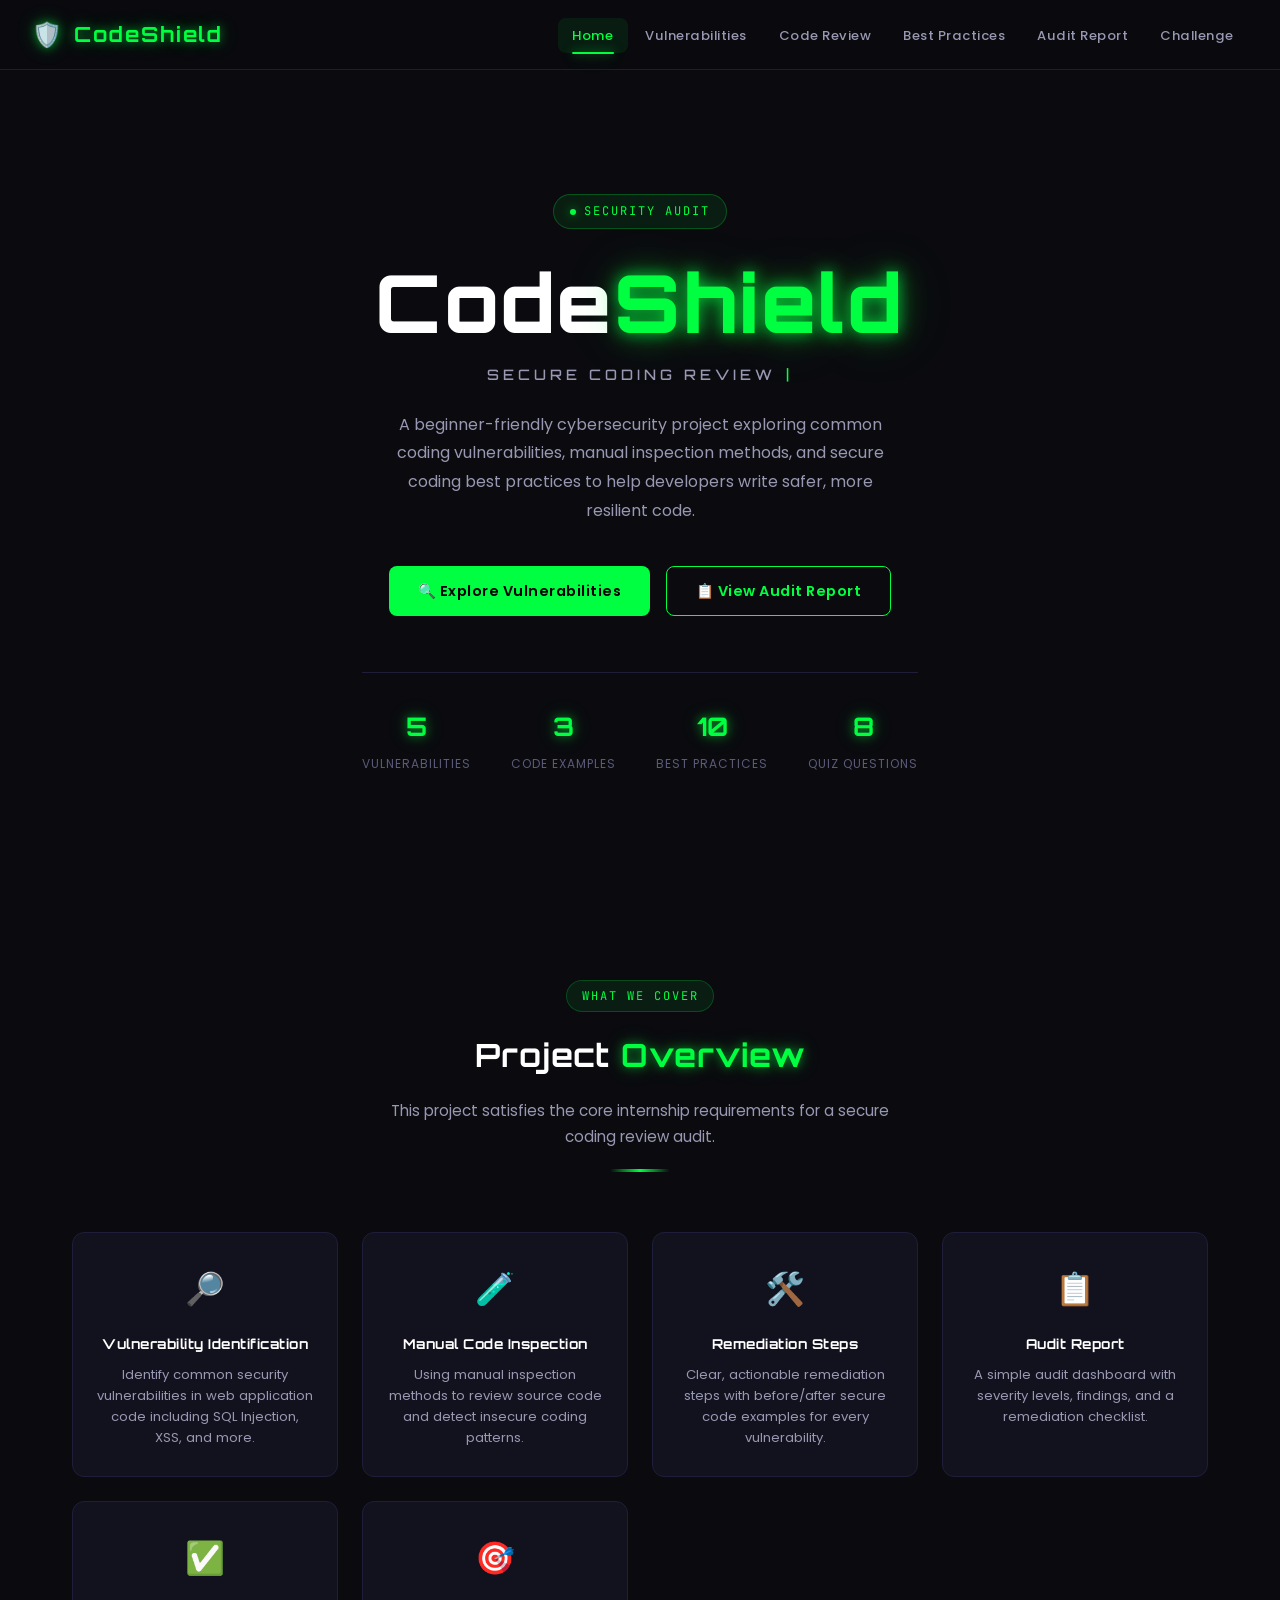
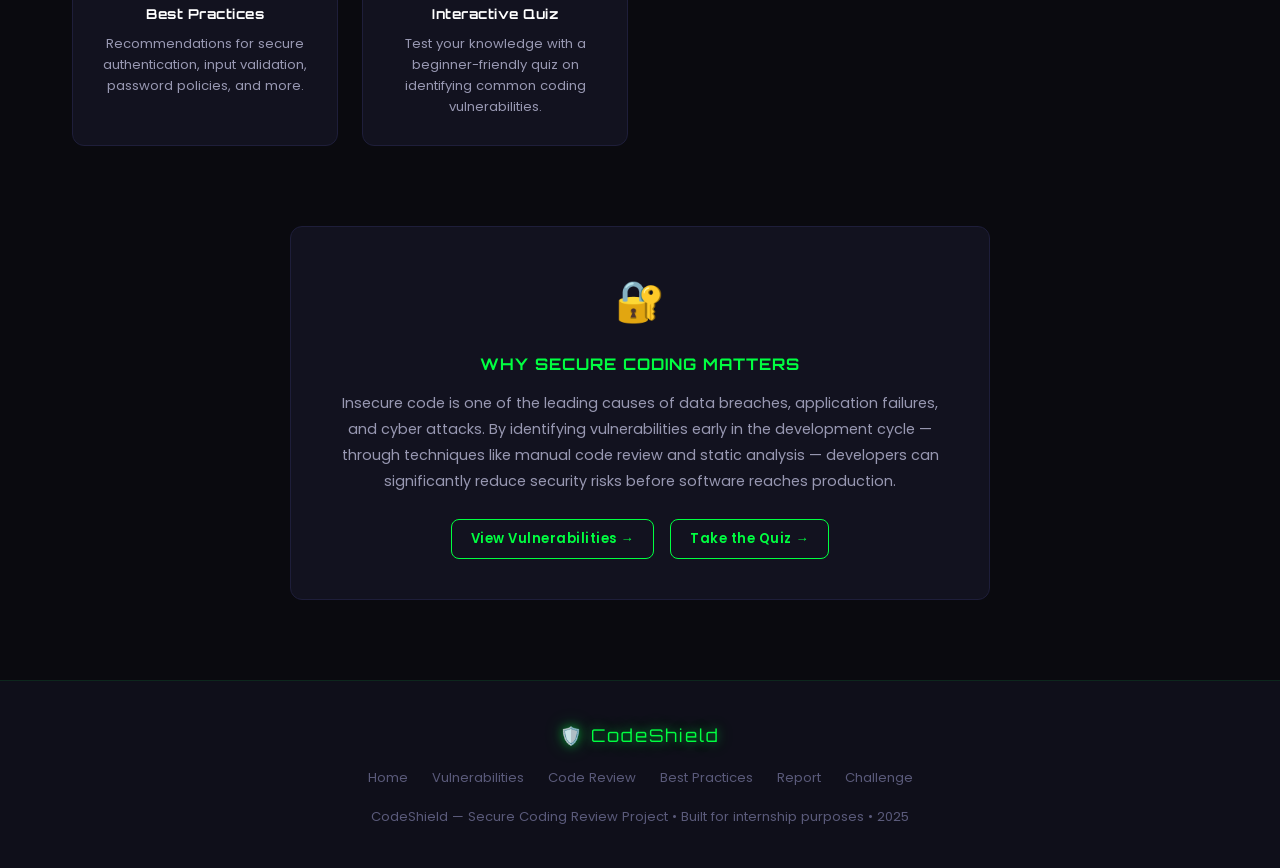
<file: index.html>
<!DOCTYPE html>
<html lang="en">
<head>
  <meta charset="UTF-8" />
  <meta name="viewport" content="width=device-width, initial-scale=1.0" />
  <title>CodeShield — Secure Coding Review Project</title>
  <meta name="description" content="CodeShield is a beginner-friendly secure coding review project that explains common vulnerabilities, secure coding practices, and remediation techniques." />
  <link rel="stylesheet" href="style.css" />
  <link rel="icon" type="image/svg+xml" href="assets/icons/shield.svg" />
</head>
<body>
  <canvas id="matrix-canvas"></canvas>

  <!-- NAVBAR -->
  <nav class="navbar" id="navbar">
    <a href="index.html" class="nav-brand">
      <span class="brand-icon">🛡️</span>
      <span>CodeShield</span>
    </a>
    <ul class="nav-links" id="nav-links">
      <li><a href="index.html" class="active">Home</a></li>
      <li><a href="vulnerabilities.html">Vulnerabilities</a></li>
      <li><a href="review.html">Code Review</a></li>
      <li><a href="best-practices.html">Best Practices</a></li>
      <li><a href="report.html">Audit Report</a></li>
      <li><a href="challenge.html">Challenge</a></li>
    </ul>
    <button class="nav-toggle" id="nav-toggle" aria-label="Toggle navigation">
      <span></span><span></span><span></span>
    </button>
  </nav>

  <div class="page-wrapper">
    <!-- HERO -->
    <section class="hero">
      <div class="hero-content">
        <div class="hero-badge animate-up">
          <span class="dot"></span>
          <span>Security Audit</span>
        </div>

        <h1 class="hero-title animate-up" style="animation-delay:0.1s">
          Code<span class="highlight">Shield</span>
        </h1>

        <p class="hero-subtitle animate-up" style="animation-delay:0.2s">
          Secure Coding Review 
        </p>

        <p class="hero-description animate-up" style="animation-delay:0.3s">
          A beginner-friendly cybersecurity project exploring common coding vulnerabilities,
          manual inspection methods, and secure coding best practices to help developers
          write safer, more resilient code.
        </p>

        <div class="hero-buttons animate-up" style="animation-delay:0.4s">
          <a href="vulnerabilities.html" class="btn btn-primary" id="btn-explore">
            🔍 Explore Vulnerabilities
          </a>
          <a href="report.html" class="btn btn-outline" id="btn-report">
            📋 View Audit Report
          </a>
        </div>

        <div class="hero-stats animate-up" style="animation-delay:0.5s">
          <div class="stat-item">
            <span class="stat-number" data-count="5">0</span>
            <span class="stat-label">Vulnerabilities</span>
          </div>
          <div class="stat-item">
            <span class="stat-number" data-count="3">0</span>
            <span class="stat-label">Code Examples</span>
          </div>
          <div class="stat-item">
            <span class="stat-number" data-count="10">0</span>
            <span class="stat-label">Best Practices</span>
          </div>
          <div class="stat-item">
            <span class="stat-number" data-count="8">0</span>
            <span class="stat-label">Quiz Questions</span>
          </div>
        </div>
      </div>
    </section>

    <!-- OVERVIEW FEATURES -->
    <section class="section">
      <div class="section-header reveal">
        <span class="section-tag">What We Cover</span>
        <h2 class="section-title">Project <span>Overview</span></h2>
        <p class="section-subtitle">This project satisfies the core internship requirements for a secure coding review audit.</p>
        <div class="section-divider"></div>
      </div>

      <div class="features-grid">
        <div class="feature-card reveal reveal-delay-1">
          <span class="feature-icon">🔎</span>
          <h3 class="feature-title">Vulnerability Identification</h3>
          <p class="feature-desc">Identify common security vulnerabilities in web application code including SQL Injection, XSS, and more.</p>
        </div>
        <div class="feature-card reveal reveal-delay-2">
          <span class="feature-icon">🧪</span>
          <h3 class="feature-title">Manual Code Inspection</h3>
          <p class="feature-desc">Using manual inspection methods to review source code and detect insecure coding patterns.</p>
        </div>
        <div class="feature-card reveal reveal-delay-3">
          <span class="feature-icon">🛠️</span>
          <h3 class="feature-title">Remediation Steps</h3>
          <p class="feature-desc">Clear, actionable remediation steps with before/after secure code examples for every vulnerability.</p>
        </div>
        <div class="feature-card reveal reveal-delay-4">
          <span class="feature-icon">📋</span>
          <h3 class="feature-title">Audit Report</h3>
          <p class="feature-desc">A simple audit dashboard with severity levels, findings, and a remediation checklist.</p>
        </div>
        <div class="feature-card reveal reveal-delay-1">
          <span class="feature-icon">✅</span>
          <h3 class="feature-title">Best Practices</h3>
          <p class="feature-desc">Recommendations for secure authentication, input validation, password policies, and more.</p>
        </div>
        <div class="feature-card reveal reveal-delay-2">
          <span class="feature-icon">🎯</span>
          <h3 class="feature-title">Interactive Quiz</h3>
          <p class="feature-desc">Test your knowledge with a beginner-friendly quiz on identifying common coding vulnerabilities.</p>
        </div>
      </div>
    </section>

    <!-- QUICK INTRO -->
    <section class="section" style="padding-top:0">
      <div class="card reveal" style="max-width:700px;margin:0 auto;text-align:center;padding:2.5rem;">
        <span style="font-size:2.5rem;display:block;margin-bottom:1rem;">🔐</span>
        <h3 style="font-family:var(--font-heading);font-size:1rem;color:var(--neon-green);letter-spacing:1px;margin-bottom:0.8rem;">WHY SECURE CODING MATTERS</h3>
        <p style="color:var(--text-secondary);font-size:0.9rem;line-height:1.8;">
          Insecure code is one of the leading causes of data breaches, application failures, and cyber attacks.
          By identifying vulnerabilities early in the development cycle — through techniques like manual code
          review and static analysis — developers can significantly reduce security risks before software reaches production.
        </p>
        <div style="margin-top:1.5rem;display:flex;gap:1rem;justify-content:center;flex-wrap:wrap;">
          <a href="vulnerabilities.html" class="btn btn-outline btn-sm">View Vulnerabilities →</a>
          <a href="challenge.html" class="btn btn-outline btn-sm">Take the Quiz →</a>
        </div>
      </div>
    </section>
  </div>

  <!-- FOOTER -->
  <footer class="footer">
    <div class="footer-brand">🛡️ CodeShield</div>
    <div class="footer-links">
      <a href="index.html">Home</a>
      <a href="vulnerabilities.html">Vulnerabilities</a>
      <a href="review.html">Code Review</a>
      <a href="best-practices.html">Best Practices</a>
      <a href="report.html">Report</a>
      <a href="challenge.html">Challenge</a>
    </div>
    <p class="footer-text">
      CodeShield &mdash; Secure Coding Review Project &bull; Built for internship purposes &bull; 2025
    </p>
  </footer>

  <script src="script.js"></script>
</body>
</html>
</file>
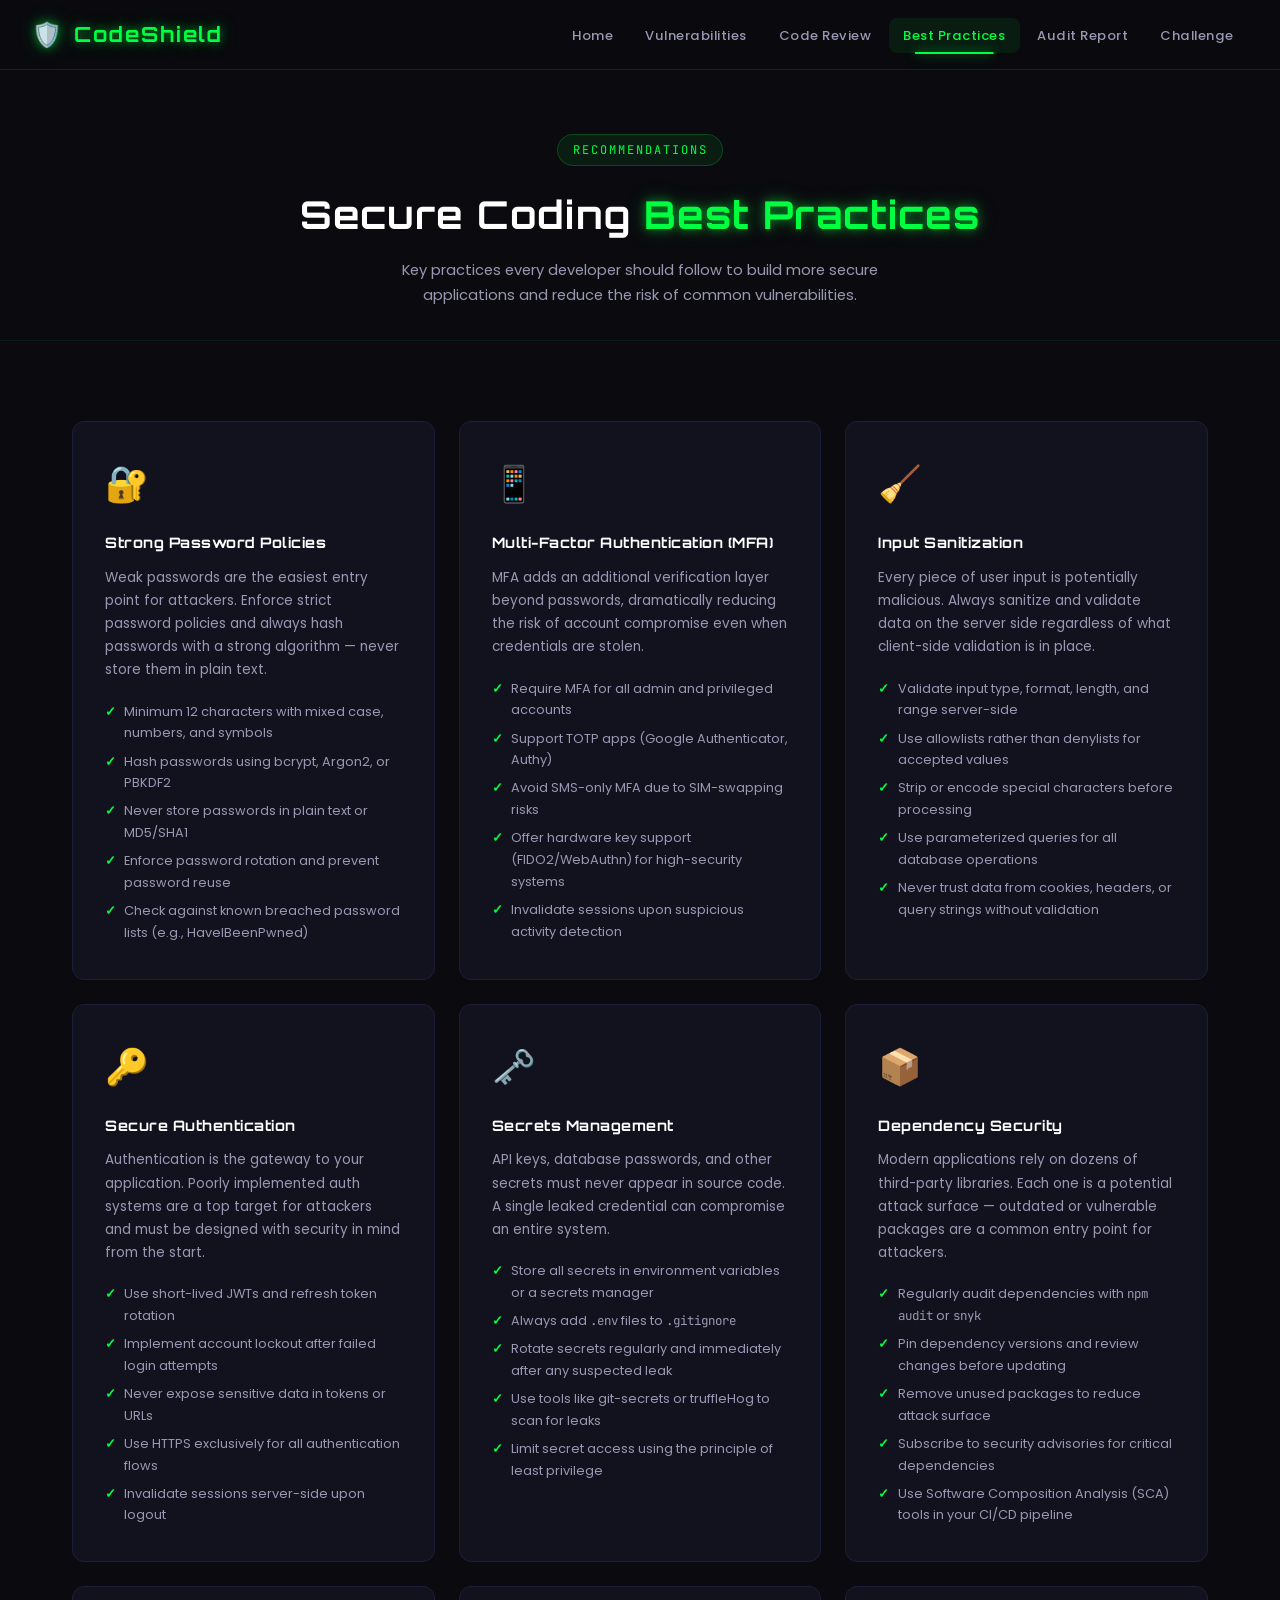
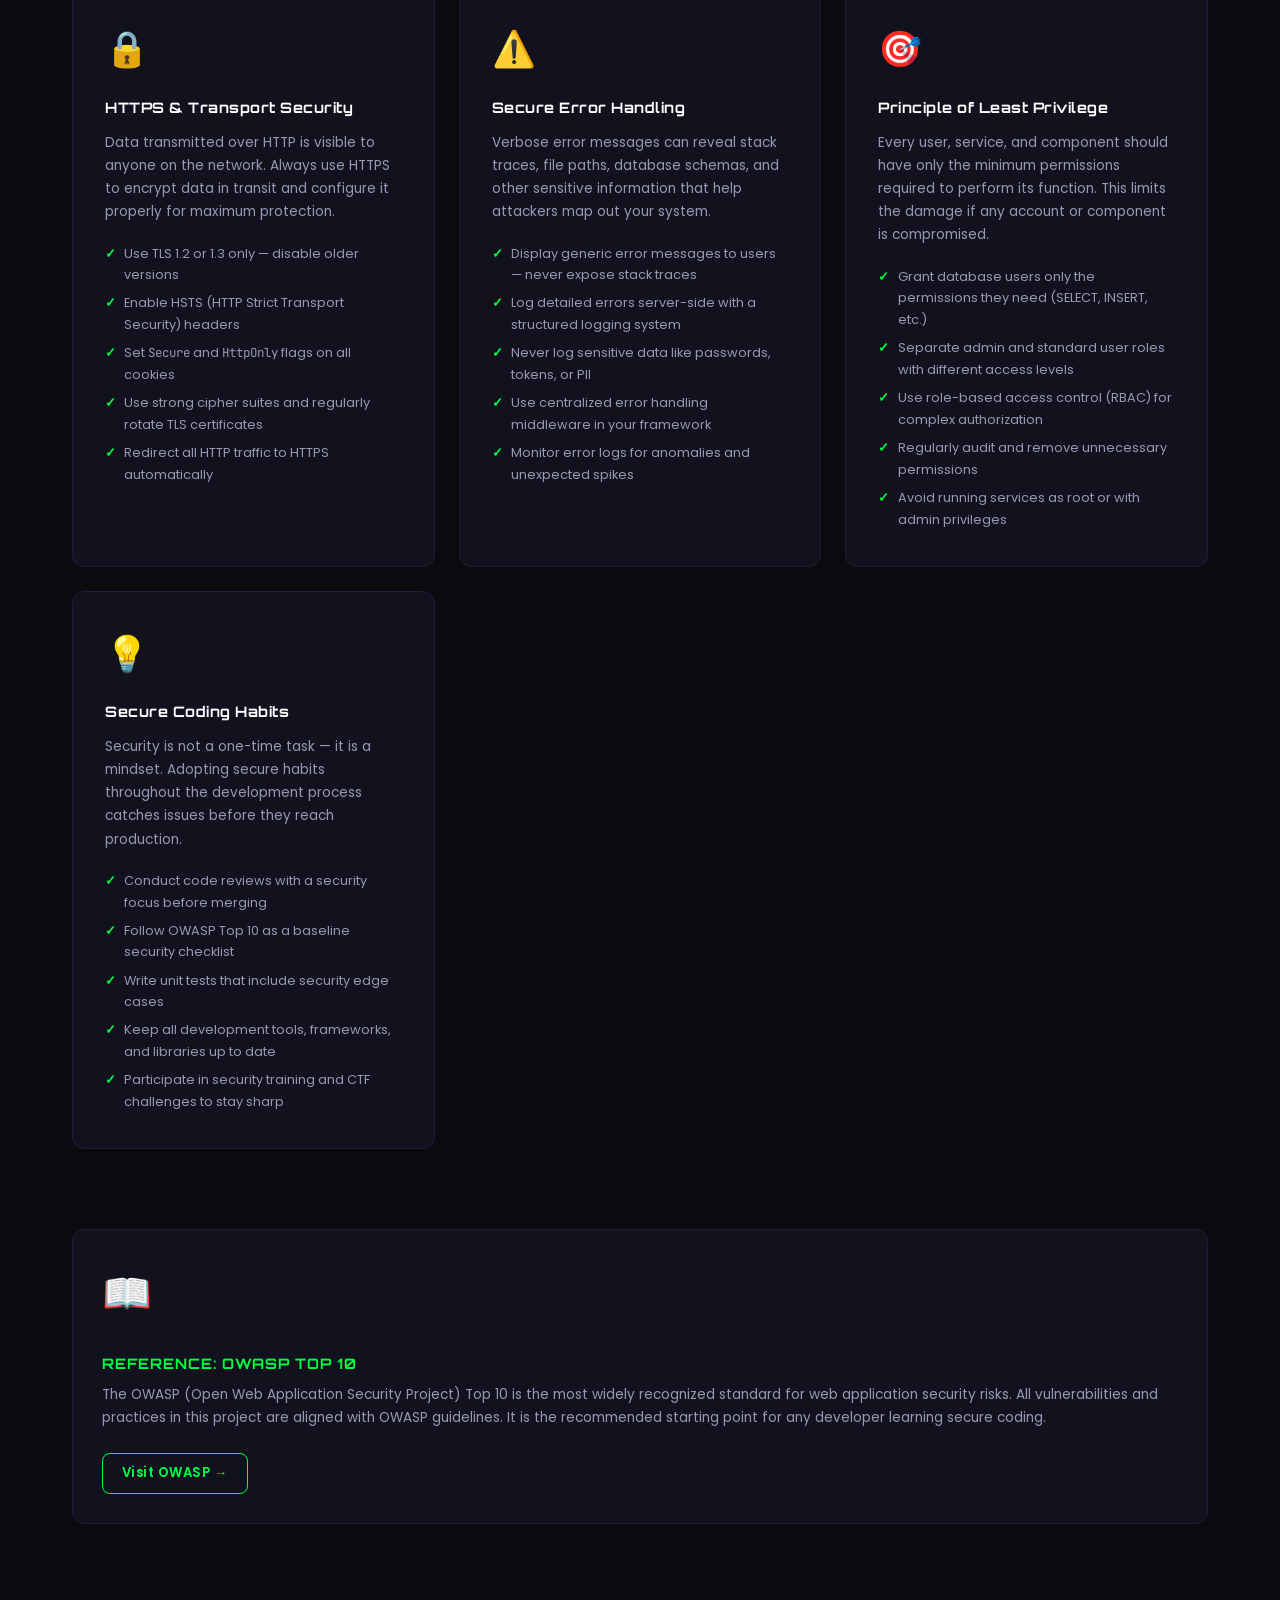
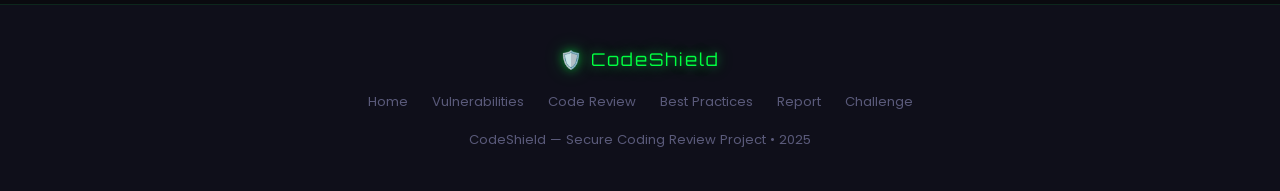
<file: best-practices/index.html>
<!DOCTYPE html>
<html lang="en">
<head>
  <meta charset="UTF-8" />
  <meta name="viewport" content="width=device-width, initial-scale=1.0" />
  <title>Best Practices — CodeShield</title>
  <meta name="description" content="Secure coding best practices including strong passwords, MFA, input sanitization, secure authentication, and secure development habits." />
  <link rel="stylesheet" href="../style.css" />
  <link rel="icon" type="image/svg+xml" href="../assets/icons/shield.svg" />
</head>
<body>
  <canvas id="matrix-canvas"></canvas>

  <nav class="navbar" id="navbar">
    <a href="/dashboard/" class="nav-brand">
      <span class="brand-icon">🛡️</span>
      <span>CodeShield</span>
    </a>
    <ul class="nav-links" id="nav-links">
      <li><a href="/dashboard/">Home</a></li>
      <li><a href="/vulnerabilities/">Vulnerabilities</a></li>
      <li><a href="/review/">Code Review</a></li>
      <li><a href="/best-practices/" class="active">Best Practices</a></li>
      <li><a href="/report/">Audit Report</a></li>
      <li><a href="/challenge/">Challenge</a></li>
    </ul>
    <button class="nav-toggle" id="nav-toggle" aria-label="Toggle navigation">
      <span></span><span></span><span></span>
    </button>
  </nav>

  <div class="page-wrapper">
    <div class="page-hero">
      <span class="section-tag">Recommendations</span>
      <h1 class="page-hero-title">Secure Coding <span>Best Practices</span></h1>
      <p class="page-hero-sub">
        Key practices every developer should follow to build more secure applications
        and reduce the risk of common vulnerabilities.
      </p>
    </div>

    <section class="section">
      <div class="practices-grid">

        <!-- STRONG PASSWORDS -->
        <div class="practice-card reveal reveal-delay-1" id="practice-passwords">
          <span class="practice-icon">🔐</span>
          <h3 class="practice-title">Strong Password Policies</h3>
          <p class="practice-desc">
            Weak passwords are the easiest entry point for attackers. Enforce strict password
            policies and always hash passwords with a strong algorithm — never store them in plain text.
          </p>
          <ul class="practice-points">
            <li>Minimum 12 characters with mixed case, numbers, and symbols</li>
            <li>Hash passwords using bcrypt, Argon2, or PBKDF2</li>
            <li>Never store passwords in plain text or MD5/SHA1</li>
            <li>Enforce password rotation and prevent password reuse</li>
            <li>Check against known breached password lists (e.g., HaveIBeenPwned)</li>
          </ul>
        </div>

        <!-- MFA -->
        <div class="practice-card reveal reveal-delay-2" id="practice-mfa">
          <span class="practice-icon">📱</span>
          <h3 class="practice-title">Multi-Factor Authentication (MFA)</h3>
          <p class="practice-desc">
            MFA adds an additional verification layer beyond passwords, dramatically reducing
            the risk of account compromise even when credentials are stolen.
          </p>
          <ul class="practice-points">
            <li>Require MFA for all admin and privileged accounts</li>
            <li>Support TOTP apps (Google Authenticator, Authy)</li>
            <li>Avoid SMS-only MFA due to SIM-swapping risks</li>
            <li>Offer hardware key support (FIDO2/WebAuthn) for high-security systems</li>
            <li>Invalidate sessions upon suspicious activity detection</li>
          </ul>
        </div>

        <!-- INPUT SANITIZATION -->
        <div class="practice-card reveal reveal-delay-3" id="practice-sanitize">
          <span class="practice-icon">🧹</span>
          <h3 class="practice-title">Input Sanitization</h3>
          <p class="practice-desc">
            Every piece of user input is potentially malicious. Always sanitize and validate
            data on the server side regardless of what client-side validation is in place.
          </p>
          <ul class="practice-points">
            <li>Validate input type, format, length, and range server-side</li>
            <li>Use allowlists rather than denylists for accepted values</li>
            <li>Strip or encode special characters before processing</li>
            <li>Use parameterized queries for all database operations</li>
            <li>Never trust data from cookies, headers, or query strings without validation</li>
          </ul>
        </div>

        <!-- SECURE AUTHENTICATION -->
        <div class="practice-card reveal reveal-delay-1" id="practice-auth">
          <span class="practice-icon">🔑</span>
          <h3 class="practice-title">Secure Authentication</h3>
          <p class="practice-desc">
            Authentication is the gateway to your application. Poorly implemented auth
            systems are a top target for attackers and must be designed with security in mind from the start.
          </p>
          <ul class="practice-points">
            <li>Use short-lived JWTs and refresh token rotation</li>
            <li>Implement account lockout after failed login attempts</li>
            <li>Never expose sensitive data in tokens or URLs</li>
            <li>Use HTTPS exclusively for all authentication flows</li>
            <li>Invalidate sessions server-side upon logout</li>
          </ul>
        </div>

        <!-- SECRETS MANAGEMENT -->
        <div class="practice-card reveal reveal-delay-2" id="practice-secrets">
          <span class="practice-icon">🗝️</span>
          <h3 class="practice-title">Secrets Management</h3>
          <p class="practice-desc">
            API keys, database passwords, and other secrets must never appear in source code.
            A single leaked credential can compromise an entire system.
          </p>
          <ul class="practice-points">
            <li>Store all secrets in environment variables or a secrets manager</li>
            <li>Always add <code style="font-family:var(--font-code);font-size:0.78rem;">.env</code> files to <code style="font-family:var(--font-code);font-size:0.78rem;">.gitignore</code></li>
            <li>Rotate secrets regularly and immediately after any suspected leak</li>
            <li>Use tools like git-secrets or truffleHog to scan for leaks</li>
            <li>Limit secret access using the principle of least privilege</li>
          </ul>
        </div>

        <!-- DEPENDENCY SECURITY -->
        <div class="practice-card reveal reveal-delay-3" id="practice-deps">
          <span class="practice-icon">📦</span>
          <h3 class="practice-title">Dependency Security</h3>
          <p class="practice-desc">
            Modern applications rely on dozens of third-party libraries. Each one is a potential
            attack surface — outdated or vulnerable packages are a common entry point for attackers.
          </p>
          <ul class="practice-points">
            <li>Regularly audit dependencies with <code style="font-family:var(--font-code);font-size:0.78rem;">npm audit</code> or <code style="font-family:var(--font-code);font-size:0.78rem;">snyk</code></li>
            <li>Pin dependency versions and review changes before updating</li>
            <li>Remove unused packages to reduce attack surface</li>
            <li>Subscribe to security advisories for critical dependencies</li>
            <li>Use Software Composition Analysis (SCA) tools in your CI/CD pipeline</li>
          </ul>
        </div>

        <!-- HTTPS & TRANSPORT SECURITY -->
        <div class="practice-card reveal reveal-delay-1" id="practice-https">
          <span class="practice-icon">🔒</span>
          <h3 class="practice-title">HTTPS & Transport Security</h3>
          <p class="practice-desc">
            Data transmitted over HTTP is visible to anyone on the network. Always use HTTPS
            to encrypt data in transit and configure it properly for maximum protection.
          </p>
          <ul class="practice-points">
            <li>Use TLS 1.2 or 1.3 only — disable older versions</li>
            <li>Enable HSTS (HTTP Strict Transport Security) headers</li>
            <li>Set <code style="font-family:var(--font-code);font-size:0.78rem;">Secure</code> and <code style="font-family:var(--font-code);font-size:0.78rem;">HttpOnly</code> flags on all cookies</li>
            <li>Use strong cipher suites and regularly rotate TLS certificates</li>
            <li>Redirect all HTTP traffic to HTTPS automatically</li>
          </ul>
        </div>

        <!-- ERROR HANDLING -->
        <div class="practice-card reveal reveal-delay-2" id="practice-errors">
          <span class="practice-icon">⚠️</span>
          <h3 class="practice-title">Secure Error Handling</h3>
          <p class="practice-desc">
            Verbose error messages can reveal stack traces, file paths, database schemas, and other
            sensitive information that help attackers map out your system.
          </p>
          <ul class="practice-points">
            <li>Display generic error messages to users — never expose stack traces</li>
            <li>Log detailed errors server-side with a structured logging system</li>
            <li>Never log sensitive data like passwords, tokens, or PII</li>
            <li>Use centralized error handling middleware in your framework</li>
            <li>Monitor error logs for anomalies and unexpected spikes</li>
          </ul>
        </div>

        <!-- PRINCIPLE OF LEAST PRIVILEGE -->
        <div class="practice-card reveal reveal-delay-3" id="practice-polp">
          <span class="practice-icon">🎯</span>
          <h3 class="practice-title">Principle of Least Privilege</h3>
          <p class="practice-desc">
            Every user, service, and component should have only the minimum permissions required
            to perform its function. This limits the damage if any account or component is compromised.
          </p>
          <ul class="practice-points">
            <li>Grant database users only the permissions they need (SELECT, INSERT, etc.)</li>
            <li>Separate admin and standard user roles with different access levels</li>
            <li>Use role-based access control (RBAC) for complex authorization</li>
            <li>Regularly audit and remove unnecessary permissions</li>
            <li>Avoid running services as root or with admin privileges</li>
          </ul>
        </div>

        <!-- SECURE CODING HABITS -->
        <div class="practice-card reveal reveal-delay-1" id="practice-habits">
          <span class="practice-icon">💡</span>
          <h3 class="practice-title">Secure Coding Habits</h3>
          <p class="practice-desc">
            Security is not a one-time task — it is a mindset. Adopting secure habits
            throughout the development process catches issues before they reach production.
          </p>
          <ul class="practice-points">
            <li>Conduct code reviews with a security focus before merging</li>
            <li>Follow OWASP Top 10 as a baseline security checklist</li>
            <li>Write unit tests that include security edge cases</li>
            <li>Keep all development tools, frameworks, and libraries up to date</li>
            <li>Participate in security training and CTF challenges to stay sharp</li>
          </ul>
        </div>

      </div>
    </section>

    <!-- OWASP Reference -->
    <section class="section" style="padding-top:0">
      <div class="card reveal" style="display:flex;align-items:center;gap:1.5rem;flex-wrap:wrap;">
        <div style="font-size:2.5rem;flex-shrink:0;">📖</div>
        <div>
          <h3 style="font-family:var(--font-heading);font-size:0.9rem;color:var(--neon-green);letter-spacing:1px;margin-bottom:0.5rem;">REFERENCE: OWASP TOP 10</h3>
          <p style="color:var(--text-secondary);font-size:0.85rem;line-height:1.7;">
            The OWASP (Open Web Application Security Project) Top 10 is the most widely recognized standard
            for web application security risks. All vulnerabilities and practices in this project are aligned
            with OWASP guidelines. It is the recommended starting point for any developer learning secure coding.
          </p>
        </div>
        <a href="https://owasp.org/www-project-top-ten/" target="_blank" rel="noopener" class="btn btn-outline btn-sm" style="flex-shrink:0;">Visit OWASP →</a>
      </div>
    </section>
  </div>

  <footer class="footer">
    <div class="footer-brand">🛡️ CodeShield</div>
    <div class="footer-links">
      <a href="/dashboard/">Home</a>
      <a href="/vulnerabilities/">Vulnerabilities</a>
      <a href="/review/">Code Review</a>
      <a href="/best-practices/">Best Practices</a>
      <a href="/report/">Report</a>
      <a href="/challenge/">Challenge</a>
    </div>
    <p class="footer-text">CodeShield &mdash; Secure Coding Review Project &bull; 2025</p>
  </footer>

  <script src="../script.js"></script>
</body>
</html>
</file>
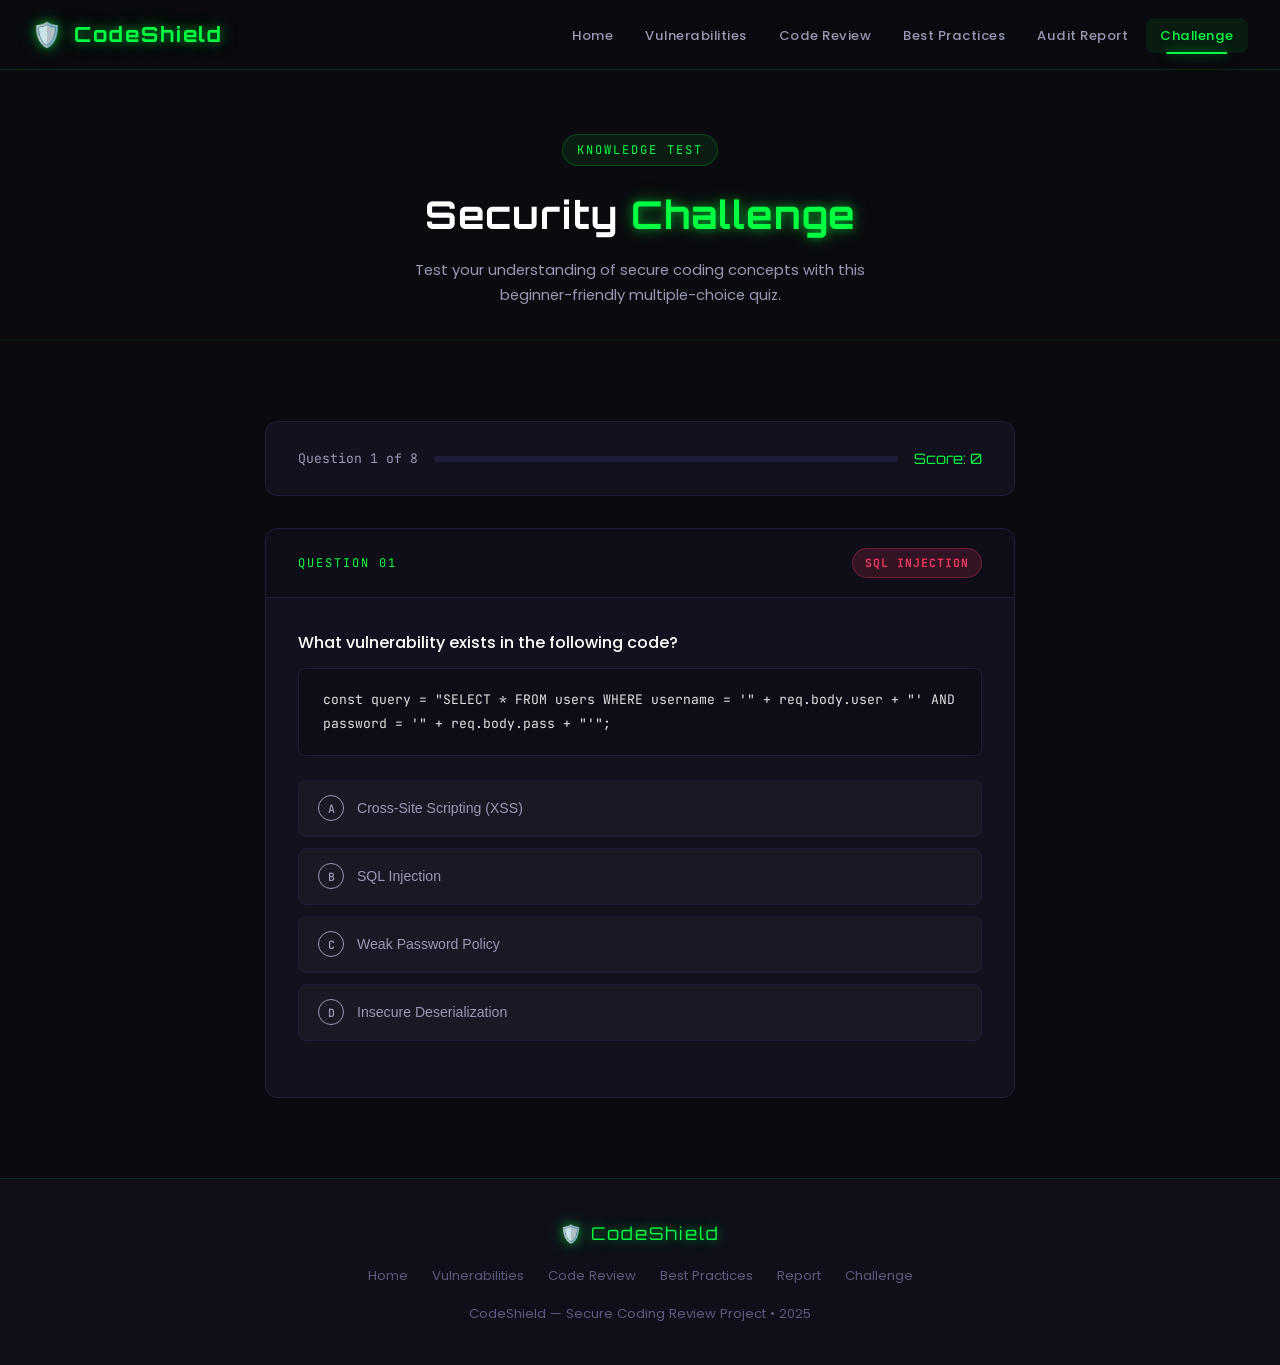
<file: challenge/index.html>
<!DOCTYPE html>
<html lang="en">
<head>
  <meta charset="UTF-8" />
  <meta name="viewport" content="width=device-width, initial-scale=1.0" />
  <title>Security Challenge — CodeShield</title>
  <meta name="description" content="Test your cybersecurity knowledge with an interactive quiz on identifying common coding vulnerabilities." />
  <link rel="stylesheet" href="../style.css" />
  <link rel="icon" type="image/svg+xml" href="../assets/icons/shield.svg" />
</head>
<body>
  <canvas id="matrix-canvas"></canvas>

  <nav class="navbar" id="navbar">
    <a href="/dashboard/" class="nav-brand">
      <span class="brand-icon">🛡️</span>
      <span>CodeShield</span>
    </a>
    <ul class="nav-links" id="nav-links">
      <li><a href="/dashboard/">Home</a></li>
      <li><a href="/vulnerabilities/">Vulnerabilities</a></li>
      <li><a href="/review/">Code Review</a></li>
      <li><a href="/best-practices/">Best Practices</a></li>
      <li><a href="/report/">Audit Report</a></li>
      <li><a href="/challenge/" class="active">Challenge</a></li>
    </ul>
    <button class="nav-toggle" id="nav-toggle" aria-label="Toggle navigation">
      <span></span><span></span><span></span>
    </button>
  </nav>

  <div class="page-wrapper">
    <div class="page-hero">
      <span class="section-tag">Knowledge Test</span>
      <h1 class="page-hero-title">Security <span>Challenge</span></h1>
      <p class="page-hero-sub">
        Test your understanding of secure coding concepts with this beginner-friendly multiple-choice quiz.
      </p>
    </div>

    <section class="section">
      <div class="quiz-container">

        <!-- PROGRESS -->
        <div class="quiz-progress reveal" id="quiz-progress">
          <div class="progress-info" id="progress-info">Question 1 of 8</div>
          <div class="progress-bar-wrap">
            <div class="progress-bar-fill" id="progress-bar" style="width:12.5%"></div>
          </div>
          <div class="progress-score" id="score-display">Score: 0</div>
        </div>

        <!-- QUIZ CARD -->
        <div class="quiz-card reveal" id="quiz-card">
          <div class="quiz-card-header">
            <span class="quiz-q-num" id="q-num">Question 01</span>
            <span class="badge badge-medium" id="q-category">General</span>
          </div>
          <div class="quiz-body">
            <p class="quiz-question" id="quiz-question">Loading question...</p>

            <div class="quiz-code-snippet" id="quiz-code-wrap" style="display:none;">
              <div class="code-block" id="quiz-code-block"></div>
            </div>

            <div class="quiz-options" id="quiz-options">
              <!-- Options injected by JS -->
            </div>

            <div class="quiz-feedback" id="quiz-feedback"></div>

            <div class="quiz-actions">
              <button class="btn btn-primary" id="next-btn" style="display:none;" onclick="nextQuestion()">
                Next Question →
              </button>
            </div>
          </div>
        </div>

        <!-- RESULT SCREEN -->
        <div class="quiz-result" id="quiz-result">
          <div class="result-score-circle">
            <span class="result-score-num" id="result-num">0</span>
            <span class="result-score-label">/ 8</span>
          </div>
          <h2 class="result-title" id="result-title">Quiz Complete!</h2>
          <p class="result-msg" id="result-msg">Loading your result...</p>

          <div style="display:flex;gap:1rem;justify-content:center;flex-wrap:wrap;margin-bottom:1.5rem;">
            <button class="btn btn-primary" id="restart-btn" onclick="restartQuiz()">🔄 Try Again</button>
            <a href="/vulnerabilities/" class="btn btn-outline">Review Vulnerabilities →</a>
          </div>

          <div id="result-breakdown" style="text-align:left;"></div>
        </div>

      </div>
    </section>
  </div>

  <footer class="footer">
    <div class="footer-brand">🛡️ CodeShield</div>
    <div class="footer-links">
      <a href="/dashboard/">Home</a>
      <a href="/vulnerabilities/">Vulnerabilities</a>
      <a href="/review/">Code Review</a>
      <a href="/best-practices/">Best Practices</a>
      <a href="/report/">Report</a>
      <a href="/challenge/">Challenge</a>
    </div>
    <p class="footer-text">CodeShield &mdash; Secure Coding Review Project &bull; 2025</p>
  </footer>

  <script src="../script.js"></script>
</body>
</html>
</file>
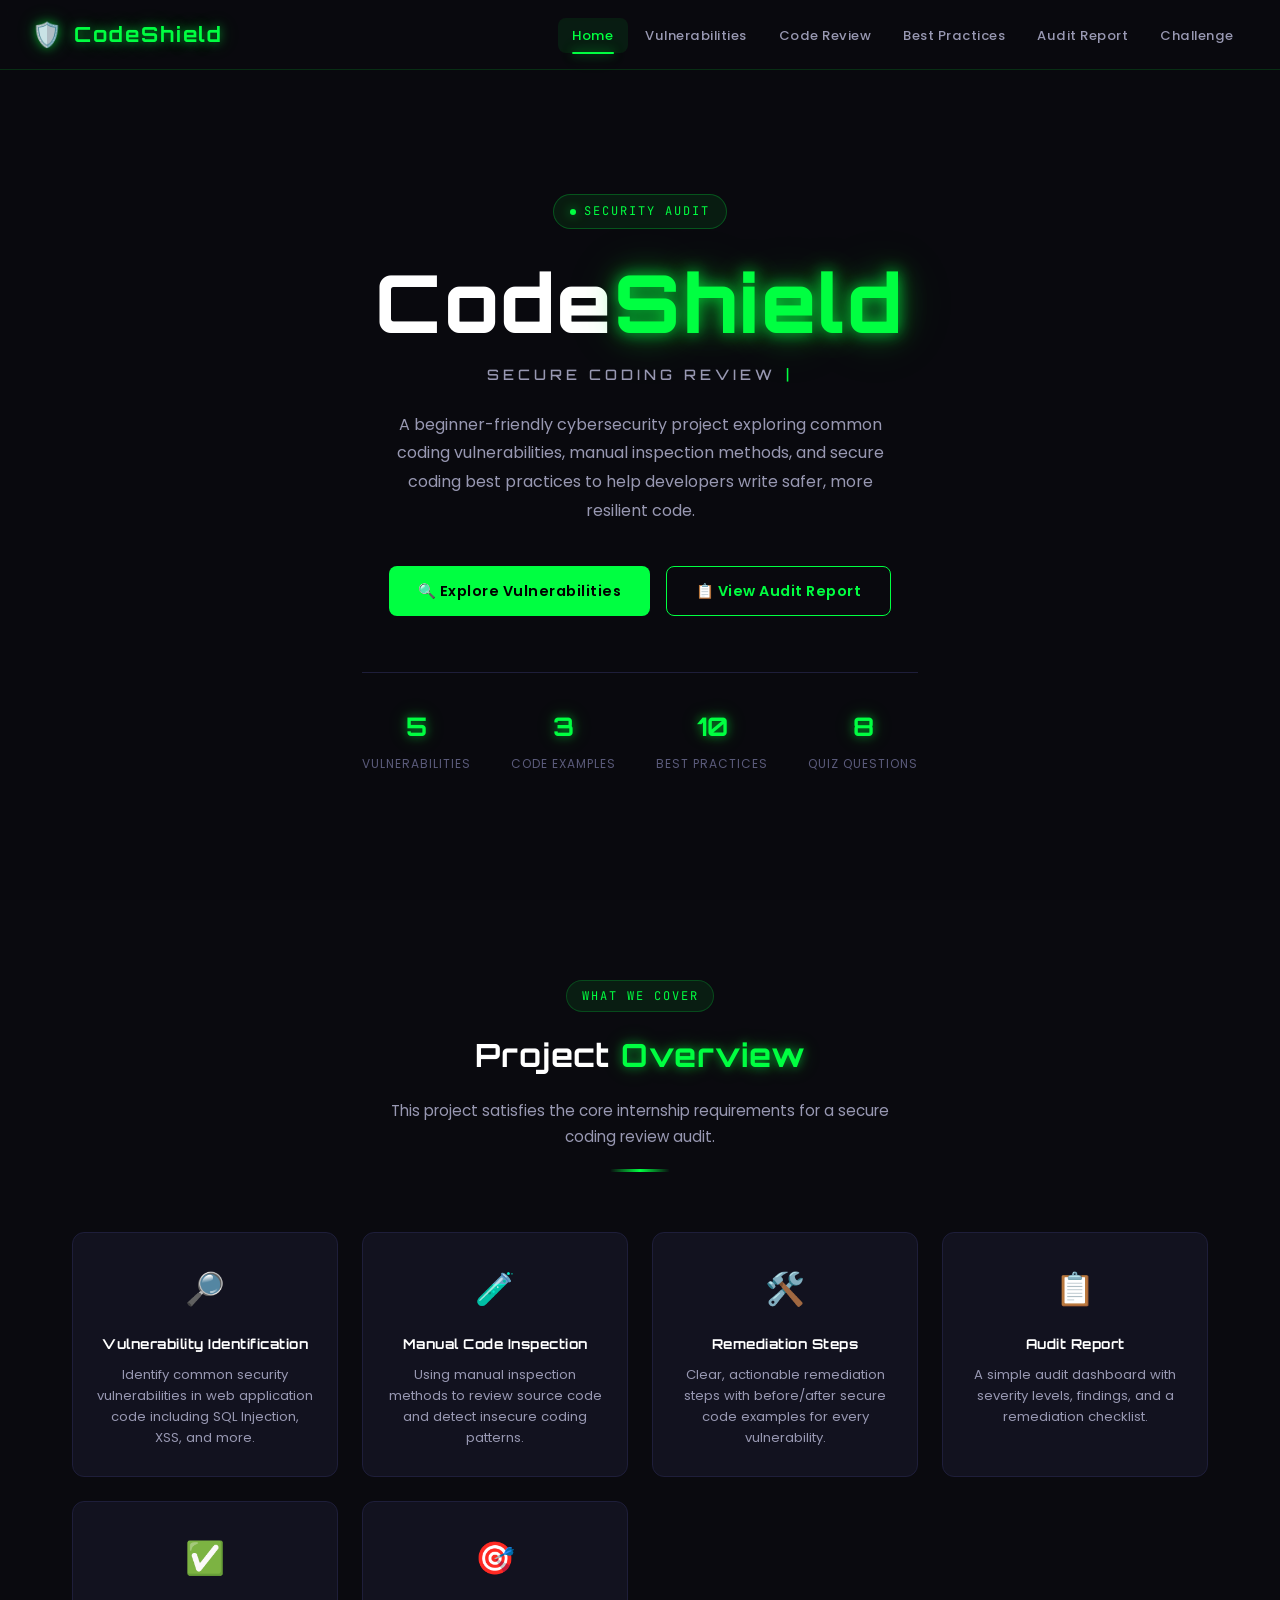
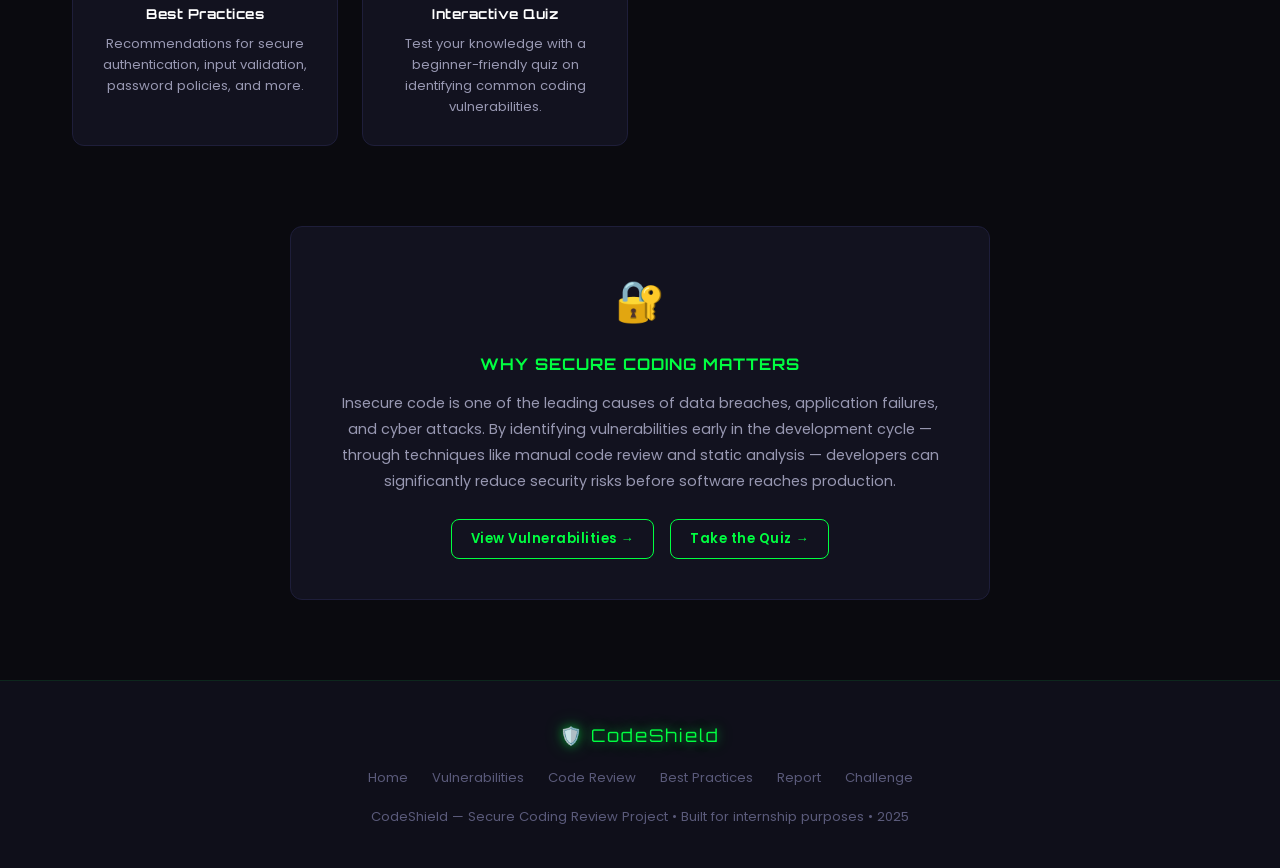
<file: dashboard/index.html>
<!DOCTYPE html>
<html lang="en">
<head>
  <meta charset="UTF-8" />
  <meta name="viewport" content="width=device-width, initial-scale=1.0" />
  <title>CodeShield — Secure Coding Review Project</title>
  <meta name="description" content="CodeShield is a beginner-friendly secure coding review project that explains common vulnerabilities, secure coding practices, and remediation techniques." />
  <link rel="stylesheet" href="../style.css" />
  <link rel="icon" type="image/svg+xml" href="../assets/icons/shield.svg" />
</head>
<body>
  <canvas id="matrix-canvas"></canvas>

  <!-- NAVBAR -->
  <nav class="navbar" id="navbar">
    <a href="/dashboard/" class="nav-brand">
      <span class="brand-icon">🛡️</span>
      <span>CodeShield</span>
    </a>
    <ul class="nav-links" id="nav-links">
      <li><a href="/dashboard/" class="active">Home</a></li>
      <li><a href="/vulnerabilities/">Vulnerabilities</a></li>
      <li><a href="/review/">Code Review</a></li>
      <li><a href="/best-practices/">Best Practices</a></li>
      <li><a href="/report/">Audit Report</a></li>
      <li><a href="/challenge/">Challenge</a></li>
    </ul>
    <button class="nav-toggle" id="nav-toggle" aria-label="Toggle navigation">
      <span></span><span></span><span></span>
    </button>
  </nav>

  <div class="page-wrapper">
    <!-- HERO -->
    <section class="hero">
      <div class="hero-content">
        <div class="hero-badge animate-up">
          <span class="dot"></span>
          <span>Security Audit</span>
        </div>

        <h1 class="hero-title animate-up" style="animation-delay:0.1s">
          Code<span class="highlight">Shield</span>
        </h1>

        <p class="hero-subtitle animate-up" style="animation-delay:0.2s">
          Secure Coding Review 
        </p>

        <p class="hero-description animate-up" style="animation-delay:0.3s">
          A beginner-friendly cybersecurity project exploring common coding vulnerabilities,
          manual inspection methods, and secure coding best practices to help developers
          write safer, more resilient code.
        </p>

        <div class="hero-buttons animate-up" style="animation-delay:0.4s">
          <a href="/vulnerabilities/" class="btn btn-primary" id="btn-explore">
            🔍 Explore Vulnerabilities
          </a>
          <a href="/report/" class="btn btn-outline" id="btn-report">
            📋 View Audit Report
          </a>
        </div>

        <div class="hero-stats animate-up" style="animation-delay:0.5s">
          <div class="stat-item">
            <span class="stat-number" data-count="5">0</span>
            <span class="stat-label">Vulnerabilities</span>
          </div>
          <div class="stat-item">
            <span class="stat-number" data-count="3">0</span>
            <span class="stat-label">Code Examples</span>
          </div>
          <div class="stat-item">
            <span class="stat-number" data-count="10">0</span>
            <span class="stat-label">Best Practices</span>
          </div>
          <div class="stat-item">
            <span class="stat-number" data-count="8">0</span>
            <span class="stat-label">Quiz Questions</span>
          </div>
        </div>
      </div>
    </section>

    <!-- OVERVIEW FEATURES -->
    <section class="section">
      <div class="section-header reveal">
        <span class="section-tag">What We Cover</span>
        <h2 class="section-title">Project <span>Overview</span></h2>
        <p class="section-subtitle">This project satisfies the core internship requirements for a secure coding review audit.</p>
        <div class="section-divider"></div>
      </div>

      <div class="features-grid">
        <div class="feature-card reveal reveal-delay-1">
          <span class="feature-icon">🔎</span>
          <h3 class="feature-title">Vulnerability Identification</h3>
          <p class="feature-desc">Identify common security vulnerabilities in web application code including SQL Injection, XSS, and more.</p>
        </div>
        <div class="feature-card reveal reveal-delay-2">
          <span class="feature-icon">🧪</span>
          <h3 class="feature-title">Manual Code Inspection</h3>
          <p class="feature-desc">Using manual inspection methods to review source code and detect insecure coding patterns.</p>
        </div>
        <div class="feature-card reveal reveal-delay-3">
          <span class="feature-icon">🛠️</span>
          <h3 class="feature-title">Remediation Steps</h3>
          <p class="feature-desc">Clear, actionable remediation steps with before/after secure code examples for every vulnerability.</p>
        </div>
        <div class="feature-card reveal reveal-delay-4">
          <span class="feature-icon">📋</span>
          <h3 class="feature-title">Audit Report</h3>
          <p class="feature-desc">A simple audit dashboard with severity levels, findings, and a remediation checklist.</p>
        </div>
        <div class="feature-card reveal reveal-delay-1">
          <span class="feature-icon">✅</span>
          <h3 class="feature-title">Best Practices</h3>
          <p class="feature-desc">Recommendations for secure authentication, input validation, password policies, and more.</p>
        </div>
        <div class="feature-card reveal reveal-delay-2">
          <span class="feature-icon">🎯</span>
          <h3 class="feature-title">Interactive Quiz</h3>
          <p class="feature-desc">Test your knowledge with a beginner-friendly quiz on identifying common coding vulnerabilities.</p>
        </div>
      </div>
    </section>

    <!-- QUICK INTRO -->
    <section class="section" style="padding-top:0">
      <div class="card reveal" style="max-width:700px;margin:0 auto;text-align:center;padding:2.5rem;">
        <span style="font-size:2.5rem;display:block;margin-bottom:1rem;">🔐</span>
        <h3 style="font-family:var(--font-heading);font-size:1rem;color:var(--neon-green);letter-spacing:1px;margin-bottom:0.8rem;">WHY SECURE CODING MATTERS</h3>
        <p style="color:var(--text-secondary);font-size:0.9rem;line-height:1.8;">
          Insecure code is one of the leading causes of data breaches, application failures, and cyber attacks.
          By identifying vulnerabilities early in the development cycle — through techniques like manual code
          review and static analysis — developers can significantly reduce security risks before software reaches production.
        </p>
        <div style="margin-top:1.5rem;display:flex;gap:1rem;justify-content:center;flex-wrap:wrap;">
          <a href="/vulnerabilities/" class="btn btn-outline btn-sm">View Vulnerabilities →</a>
          <a href="/challenge/" class="btn btn-outline btn-sm">Take the Quiz →</a>
        </div>
      </div>
    </section>
  </div>

  <!-- FOOTER -->
  <footer class="footer">
    <div class="footer-brand">🛡️ CodeShield</div>
    <div class="footer-links">
      <a href="/dashboard/">Home</a>
      <a href="/vulnerabilities/">Vulnerabilities</a>
      <a href="/review/">Code Review</a>
      <a href="/best-practices/">Best Practices</a>
      <a href="/report/">Report</a>
      <a href="/challenge/">Challenge</a>
    </div>
    <p class="footer-text">
      CodeShield &mdash; Secure Coding Review Project &bull; Built for internship purposes &bull; 2025
    </p>
  </footer>

  <script src="../script.js"></script>
</body>
</html>
</file>
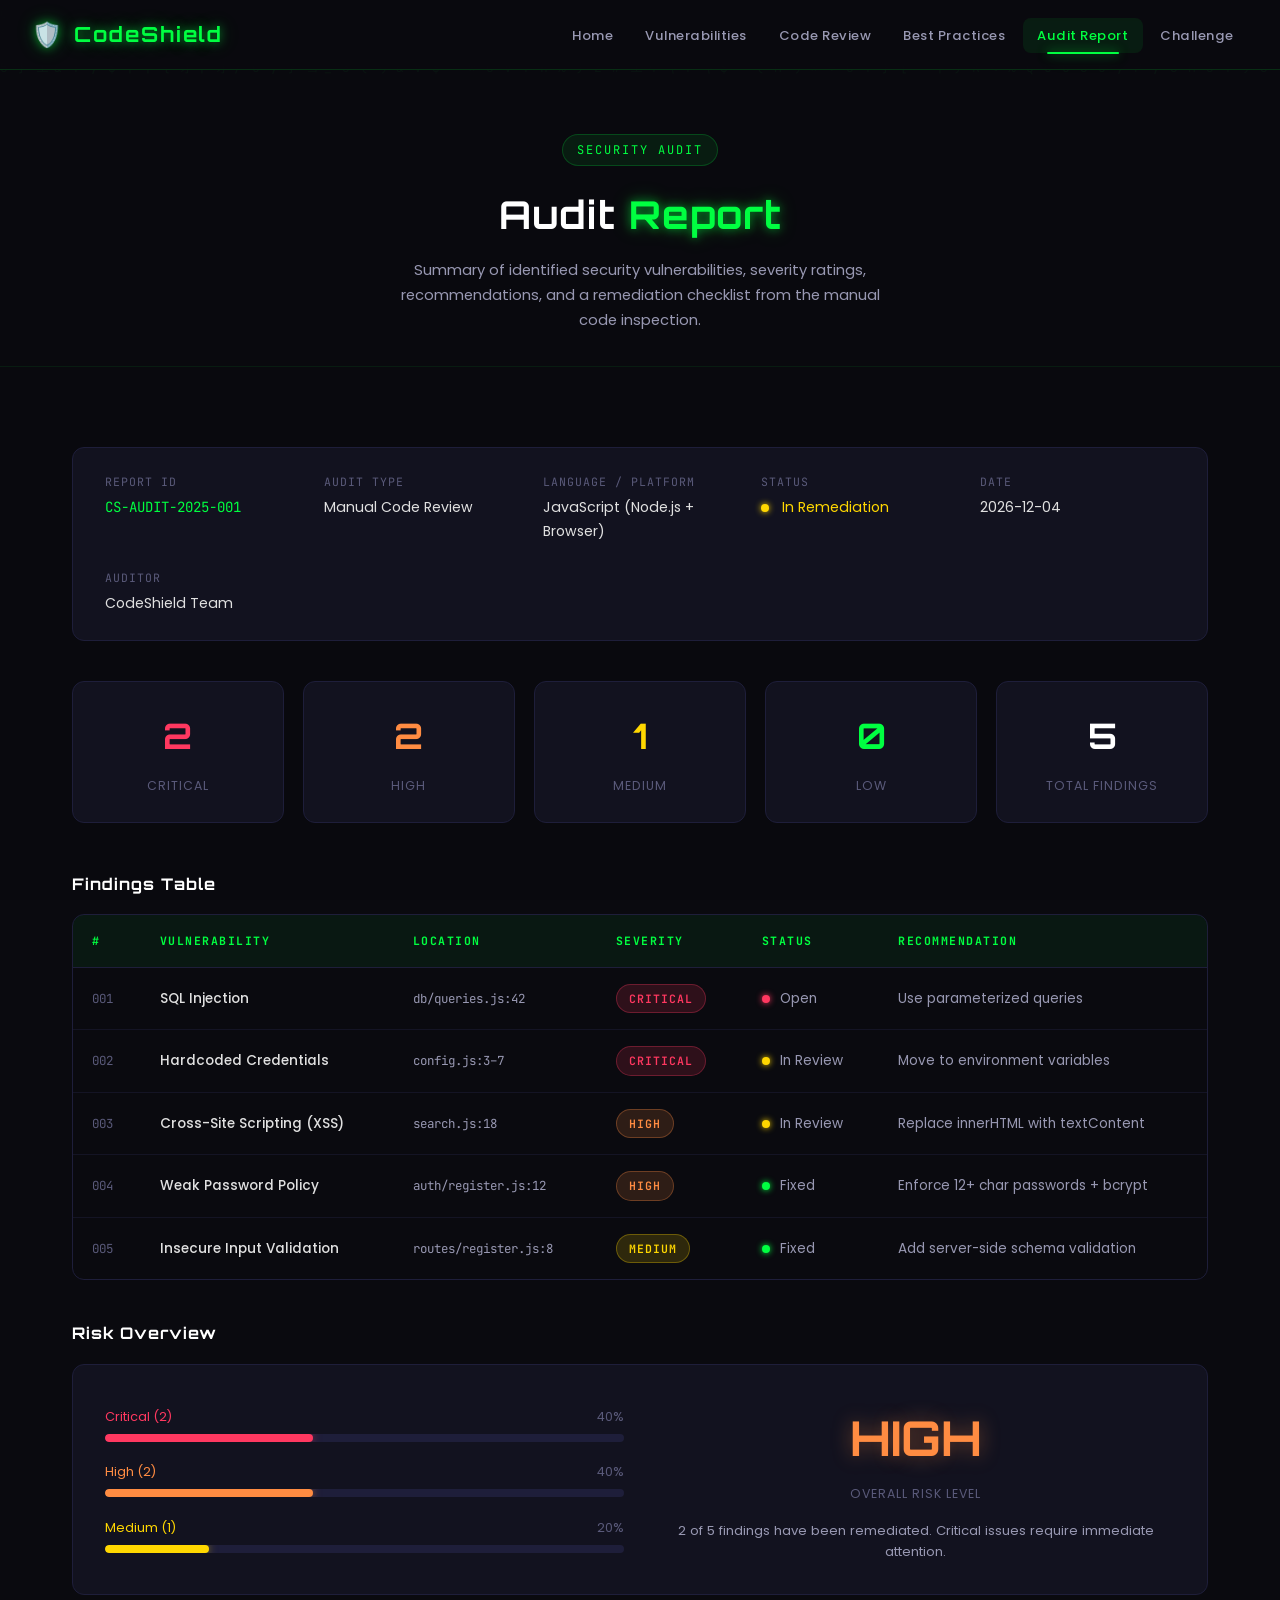
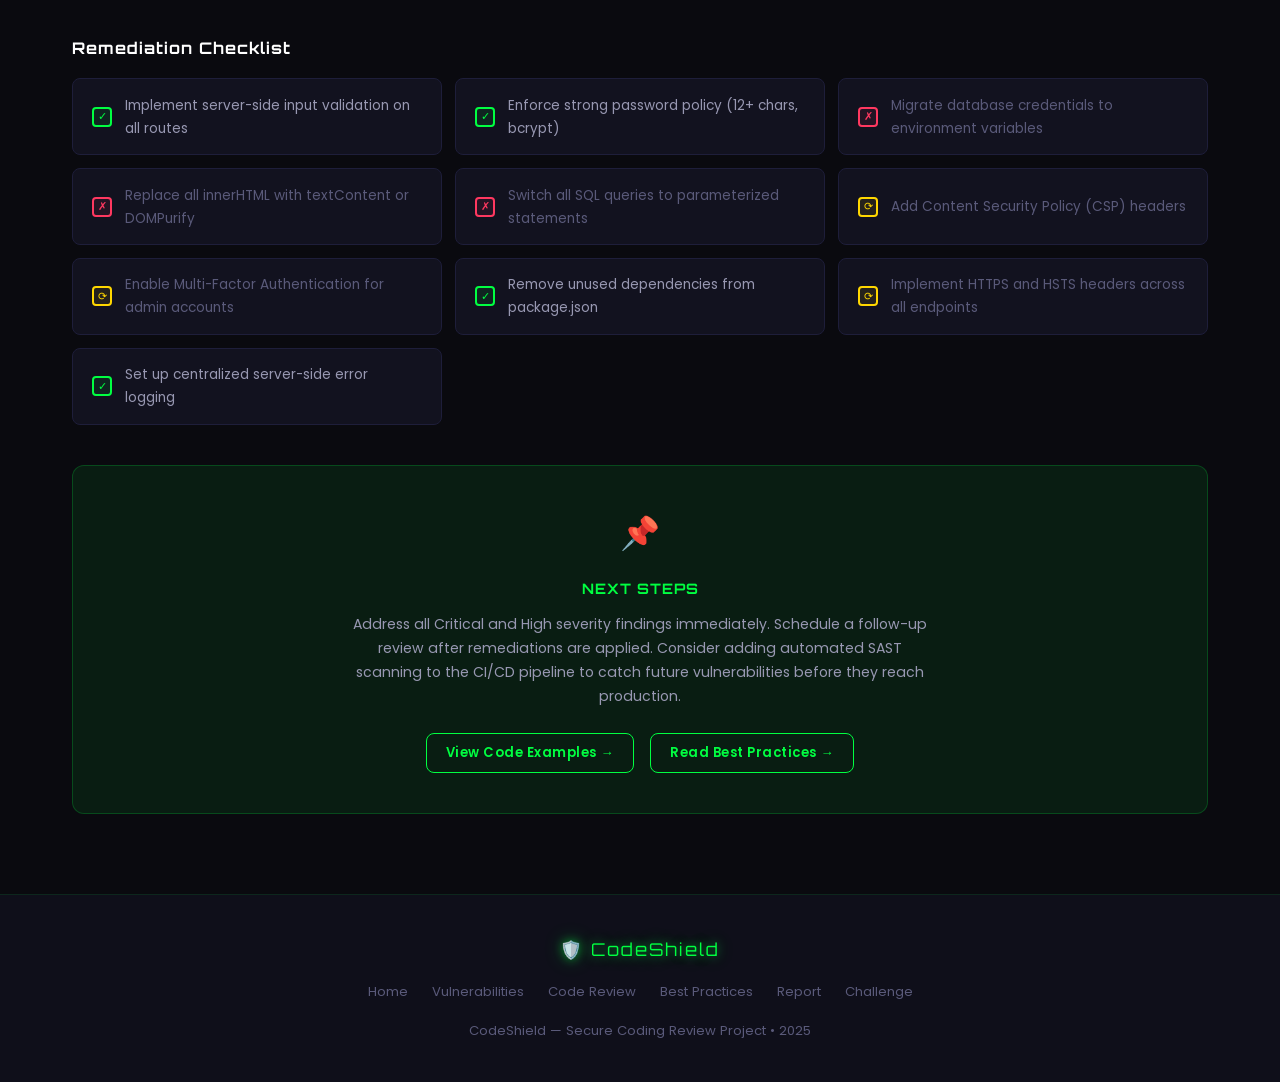
<file: report/index.html>
<!DOCTYPE html>
<html lang="en">
<head>
  <meta charset="UTF-8" />
  <meta name="viewport" content="width=device-width, initial-scale=1.0" />
  <title>Audit Report — CodeShield</title>
  <meta name="description" content="Security audit report dashboard with identified vulnerabilities, severity levels, recommendations, and remediation checklist." />
  <link rel="stylesheet" href="../style.css" />
  <link rel="icon" type="image/svg+xml" href="../assets/icons/shield.svg" />
</head>
<body>
  <canvas id="matrix-canvas"></canvas>

  <nav class="navbar" id="navbar">
    <a href="/dashboard/" class="nav-brand">
      <span class="brand-icon">🛡️</span>
      <span>CodeShield</span>
    </a>
    <ul class="nav-links" id="nav-links">
      <li><a href="/dashboard/">Home</a></li>
      <li><a href="/vulnerabilities/">Vulnerabilities</a></li>
      <li><a href="/review/">Code Review</a></li>
      <li><a href="/best-practices/">Best Practices</a></li>
      <li><a href="/report/" class="active">Audit Report</a></li>
      <li><a href="/challenge/">Challenge</a></li>
    </ul>
    <button class="nav-toggle" id="nav-toggle" aria-label="Toggle navigation">
      <span></span><span></span><span></span>
    </button>
  </nav>

  <div class="page-wrapper">
    <div class="page-hero">
      <span class="section-tag">Security Audit</span>
      <h1 class="page-hero-title">Audit <span>Report</span></h1>
      <p class="page-hero-sub">
        Summary of identified security vulnerabilities, severity ratings, recommendations,
        and a remediation checklist from the manual code inspection.
      </p>
    </div>

    <section class="section">

      <!-- REPORT META -->
      <div class="card reveal" style="margin-bottom:2.5rem;padding:1.5rem 2rem;">
        <div style="display:grid;grid-template-columns:repeat(auto-fit,minmax(180px,1fr));gap:1.5rem;">
          <div>
            <div style="font-size:0.72rem;color:var(--text-muted);text-transform:uppercase;letter-spacing:1px;font-family:var(--font-code);margin-bottom:0.3rem;">Report ID</div>
            <div style="font-family:var(--font-code);color:var(--neon-green);font-size:0.88rem;">CS-AUDIT-2025-001</div>
          </div>
          <div>
            <div style="font-size:0.72rem;color:var(--text-muted);text-transform:uppercase;letter-spacing:1px;font-family:var(--font-code);margin-bottom:0.3rem;">Audit Type</div>
            <div style="color:var(--text-primary);font-size:0.88rem;">Manual Code Review</div>
          </div>
          <div>
            <div style="font-size:0.72rem;color:var(--text-muted);text-transform:uppercase;letter-spacing:1px;font-family:var(--font-code);margin-bottom:0.3rem;">Language / Platform</div>
            <div style="color:var(--text-primary);font-size:0.88rem;">JavaScript (Node.js + Browser)</div>
          </div>
          <div>
            <div style="font-size:0.72rem;color:var(--text-muted);text-transform:uppercase;letter-spacing:1px;font-family:var(--font-code);margin-bottom:0.3rem;">Status</div>
            <div style="display:flex;align-items:center;gap:0.4rem;">
              <span class="status-dot status-review"></span>
              <span style="color:var(--accent-yellow);font-size:0.88rem;">In Remediation</span>
            </div>
          </div>
          <div>
            <div style="font-size:0.72rem;color:var(--text-muted);text-transform:uppercase;letter-spacing:1px;font-family:var(--font-code);margin-bottom:0.3rem;">Date</div>
            <div style="color:var(--text-primary);font-size:0.88rem;" id="report-date">2025-05-25</div>
          </div>
          <div>
            <div style="font-size:0.72rem;color:var(--text-muted);text-transform:uppercase;letter-spacing:1px;font-family:var(--font-code);margin-bottom:0.3rem;">Auditor</div>
            <div style="color:var(--text-primary);font-size:0.88rem;">CodeShield Team</div>
          </div>
        </div>
      </div>

      <!-- SUMMARY CARDS -->
      <div class="report-summary reveal">
        <div class="summary-card">
          <span class="summary-number" style="color:var(--accent-red);">2</span>
          <span class="summary-label">Critical</span>
        </div>
        <div class="summary-card">
          <span class="summary-number" style="color:var(--accent-orange);">2</span>
          <span class="summary-label">High</span>
        </div>
        <div class="summary-card">
          <span class="summary-number" style="color:var(--accent-yellow);">1</span>
          <span class="summary-label">Medium</span>
        </div>
        <div class="summary-card">
          <span class="summary-number" style="color:var(--neon-green);">0</span>
          <span class="summary-label">Low</span>
        </div>
        <div class="summary-card">
          <span class="summary-number" style="color:var(--text-white);">5</span>
          <span class="summary-label">Total Findings</span>
        </div>
      </div>

      <!-- FINDINGS TABLE -->
      <h2 style="font-family:var(--font-heading);font-size:1rem;color:var(--text-white);letter-spacing:1px;margin-bottom:1rem;" class="reveal">Findings Table</h2>
      <div class="report-table-wrap reveal">
        <table class="report-table" id="findings-table">
          <thead>
            <tr>
              <th>#</th>
              <th>Vulnerability</th>
              <th>Location</th>
              <th>Severity</th>
              <th>Status</th>
              <th>Recommendation</th>
            </tr>
          </thead>
          <tbody>
            <tr>
              <td style="font-family:var(--font-code);color:var(--text-muted);font-size:0.78rem;">001</td>
              <td style="color:var(--text-primary);font-weight:500;">SQL Injection</td>
              <td style="font-family:var(--font-code);font-size:0.78rem;">db/queries.js:42</td>
              <td><span class="badge badge-critical">Critical</span></td>
              <td><span class="status-dot status-open"></span> Open</td>
              <td>Use parameterized queries</td>
            </tr>
            <tr>
              <td style="font-family:var(--font-code);color:var(--text-muted);font-size:0.78rem;">002</td>
              <td style="color:var(--text-primary);font-weight:500;">Hardcoded Credentials</td>
              <td style="font-family:var(--font-code);font-size:0.78rem;">config.js:3–7</td>
              <td><span class="badge badge-critical">Critical</span></td>
              <td><span class="status-dot status-review"></span> In Review</td>
              <td>Move to environment variables</td>
            </tr>
            <tr>
              <td style="font-family:var(--font-code);color:var(--text-muted);font-size:0.78rem;">003</td>
              <td style="color:var(--text-primary);font-weight:500;">Cross-Site Scripting (XSS)</td>
              <td style="font-family:var(--font-code);font-size:0.78rem;">search.js:18</td>
              <td><span class="badge badge-high">High</span></td>
              <td><span class="status-dot status-review"></span> In Review</td>
              <td>Replace innerHTML with textContent</td>
            </tr>
            <tr>
              <td style="font-family:var(--font-code);color:var(--text-muted);font-size:0.78rem;">004</td>
              <td style="color:var(--text-primary);font-weight:500;">Weak Password Policy</td>
              <td style="font-family:var(--font-code);font-size:0.78rem;">auth/register.js:12</td>
              <td><span class="badge badge-high">High</span></td>
              <td><span class="status-dot status-fixed"></span> Fixed</td>
              <td>Enforce 12+ char passwords + bcrypt</td>
            </tr>
            <tr>
              <td style="font-family:var(--font-code);color:var(--text-muted);font-size:0.78rem;">005</td>
              <td style="color:var(--text-primary);font-weight:500;">Insecure Input Validation</td>
              <td style="font-family:var(--font-code);font-size:0.78rem;">routes/register.js:8</td>
              <td><span class="badge badge-medium">Medium</span></td>
              <td><span class="status-dot status-fixed"></span> Fixed</td>
              <td>Add server-side schema validation</td>
            </tr>
          </tbody>
        </table>
      </div>

      <!-- RISK OVERVIEW -->
      <h2 style="font-family:var(--font-heading);font-size:1rem;color:var(--text-white);letter-spacing:1px;margin-bottom:1rem;" class="reveal">Risk Overview</h2>
      <div class="card reveal" style="margin-bottom:2.5rem;padding:2rem;">
        <div style="display:grid;grid-template-columns:repeat(auto-fit,minmax(200px,1fr));gap:2rem;align-items:center;">
          <div>
            <div style="margin-bottom:1.2rem;">
              <div style="display:flex;justify-content:space-between;font-size:0.8rem;margin-bottom:0.4rem;">
                <span style="color:var(--accent-red);">Critical (2)</span>
                <span style="color:var(--text-muted);">40%</span>
              </div>
              <div style="height:8px;background:var(--border-color);border-radius:4px;overflow:hidden;">
                <div style="height:100%;width:40%;background:var(--accent-red);border-radius:4px;box-shadow:0 0 8px rgba(255,56,96,0.5);"></div>
              </div>
            </div>
            <div style="margin-bottom:1.2rem;">
              <div style="display:flex;justify-content:space-between;font-size:0.8rem;margin-bottom:0.4rem;">
                <span style="color:var(--accent-orange);">High (2)</span>
                <span style="color:var(--text-muted);">40%</span>
              </div>
              <div style="height:8px;background:var(--border-color);border-radius:4px;overflow:hidden;">
                <div style="height:100%;width:40%;background:var(--accent-orange);border-radius:4px;box-shadow:0 0 8px rgba(255,140,66,0.5);"></div>
              </div>
            </div>
            <div>
              <div style="display:flex;justify-content:space-between;font-size:0.8rem;margin-bottom:0.4rem;">
                <span style="color:var(--accent-yellow);">Medium (1)</span>
                <span style="color:var(--text-muted);">20%</span>
              </div>
              <div style="height:8px;background:var(--border-color);border-radius:4px;overflow:hidden;">
                <div style="height:100%;width:20%;background:var(--accent-yellow);border-radius:4px;box-shadow:0 0 8px rgba(255,215,0,0.5);"></div>
              </div>
            </div>
          </div>
          <div style="text-align:center;">
            <div style="font-family:var(--font-heading);font-size:3rem;font-weight:700;color:var(--accent-orange);text-shadow:0 0 20px rgba(255,140,66,0.4);">HIGH</div>
            <div style="font-size:0.78rem;color:var(--text-muted);text-transform:uppercase;letter-spacing:1px;margin-top:0.3rem;">Overall Risk Level</div>
            <div style="margin-top:1rem;font-size:0.82rem;color:var(--text-secondary);line-height:1.6;">
              2 of 5 findings have been remediated. Critical issues require immediate attention.
            </div>
          </div>
        </div>
      </div>

      <!-- REMEDIATION CHECKLIST -->
      <h2 style="font-family:var(--font-heading);font-size:1rem;color:var(--text-white);letter-spacing:1px;margin-bottom:1rem;" class="reveal">Remediation Checklist</h2>
      <div class="checklist reveal">
        <div class="check-item">
          <div class="check-box">✓</div>
          <span>Implement server-side input validation on all routes</span>
        </div>
        <div class="check-item">
          <div class="check-box">✓</div>
          <span>Enforce strong password policy (12+ chars, bcrypt)</span>
        </div>
        <div class="check-item">
          <div class="check-box" style="border-color:var(--accent-red);background:rgba(255,56,96,0.08);color:var(--accent-red);">✗</div>
          <span style="color:var(--text-muted);">Migrate database credentials to environment variables</span>
        </div>
        <div class="check-item">
          <div class="check-box" style="border-color:var(--accent-red);background:rgba(255,56,96,0.08);color:var(--accent-red);">✗</div>
          <span style="color:var(--text-muted);">Replace all innerHTML with textContent or DOMPurify</span>
        </div>
        <div class="check-item">
          <div class="check-box" style="border-color:var(--accent-red);background:rgba(255,56,96,0.08);color:var(--accent-red);">✗</div>
          <span style="color:var(--text-muted);">Switch all SQL queries to parameterized statements</span>
        </div>
        <div class="check-item">
          <div class="check-box" style="border-color:var(--accent-yellow);background:rgba(255,215,0,0.08);color:var(--accent-yellow);">⟳</div>
          <span style="color:var(--text-muted);">Add Content Security Policy (CSP) headers</span>
        </div>
        <div class="check-item">
          <div class="check-box" style="border-color:var(--accent-yellow);background:rgba(255,215,0,0.08);color:var(--accent-yellow);">⟳</div>
          <span style="color:var(--text-muted);">Enable Multi-Factor Authentication for admin accounts</span>
        </div>
        <div class="check-item">
          <div class="check-box">✓</div>
          <span>Remove unused dependencies from package.json</span>
        </div>
        <div class="check-item">
          <div class="check-box" style="border-color:var(--accent-yellow);background:rgba(255,215,0,0.08);color:var(--accent-yellow);">⟳</div>
          <span style="color:var(--text-muted);">Implement HTTPS and HSTS headers across all endpoints</span>
        </div>
        <div class="check-item">
          <div class="check-box">✓</div>
          <span>Set up centralized server-side error logging</span>
        </div>
      </div>

      <!-- NEXT STEPS -->
      <div class="card reveal" style="margin-top:2.5rem;border-color:rgba(0,255,65,0.2);background:var(--neon-green-faint);text-align:center;padding:2.5rem;">
        <span style="font-size:2rem;display:block;margin-bottom:1rem;">📌</span>
        <h3 style="font-family:var(--font-heading);font-size:0.9rem;color:var(--neon-green);letter-spacing:1px;margin-bottom:0.8rem;">NEXT STEPS</h3>
        <p style="color:var(--text-secondary);font-size:0.88rem;line-height:1.7;max-width:580px;margin:0 auto 1.5rem;">
          Address all Critical and High severity findings immediately. Schedule a follow-up review
          after remediations are applied. Consider adding automated SAST scanning to the CI/CD
          pipeline to catch future vulnerabilities before they reach production.
        </p>
        <div style="display:flex;gap:1rem;justify-content:center;flex-wrap:wrap;">
          <a href="/review/" class="btn btn-outline btn-sm">View Code Examples →</a>
          <a href="/best-practices/" class="btn btn-outline btn-sm">Read Best Practices →</a>
        </div>
      </div>

    </section>
  </div>

  <footer class="footer">
    <div class="footer-brand">🛡️ CodeShield</div>
    <div class="footer-links">
      <a href="/dashboard/">Home</a>
      <a href="/vulnerabilities/">Vulnerabilities</a>
      <a href="/review/">Code Review</a>
      <a href="/best-practices/">Best Practices</a>
      <a href="/report/">Report</a>
      <a href="/challenge/">Challenge</a>
    </div>
    <p class="footer-text">CodeShield &mdash; Secure Coding Review Project &bull; 2025</p>
  </footer>

  <script src="../script.js"></script>
</body>
</html>
</file>
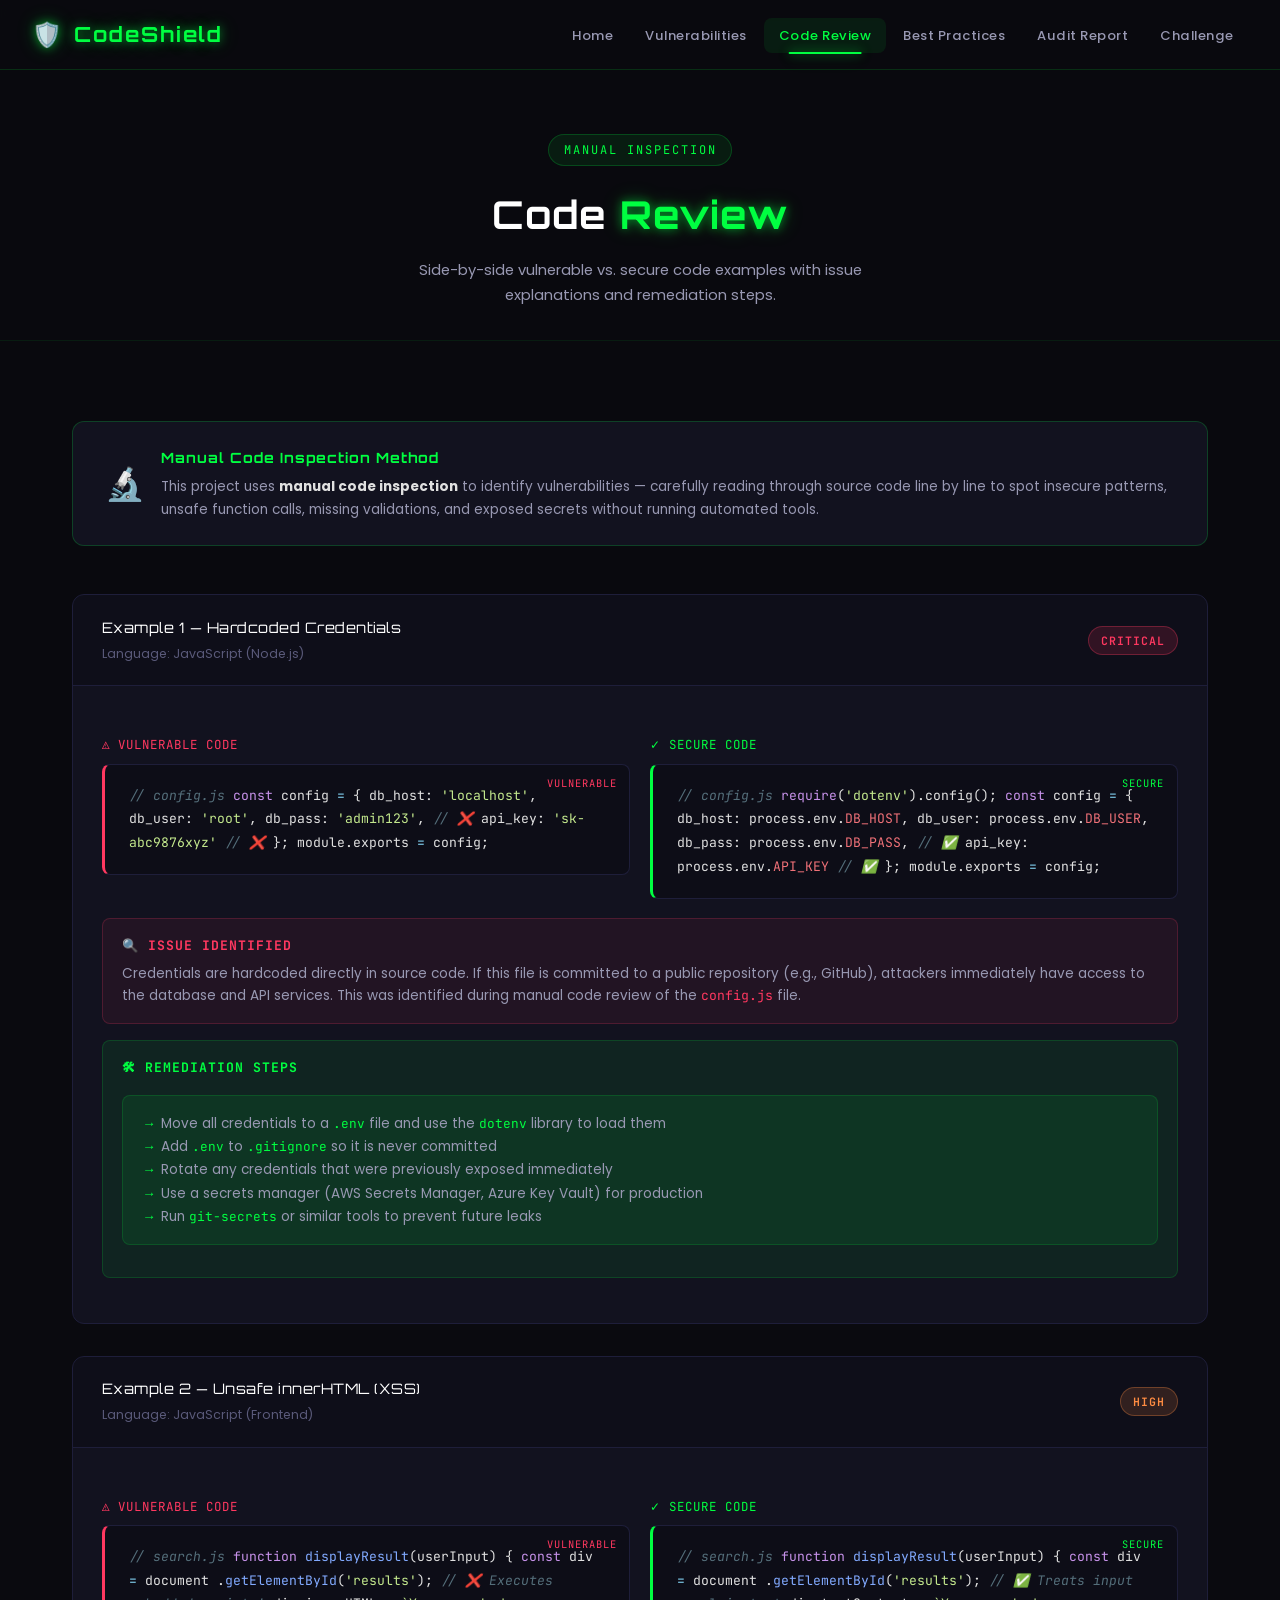
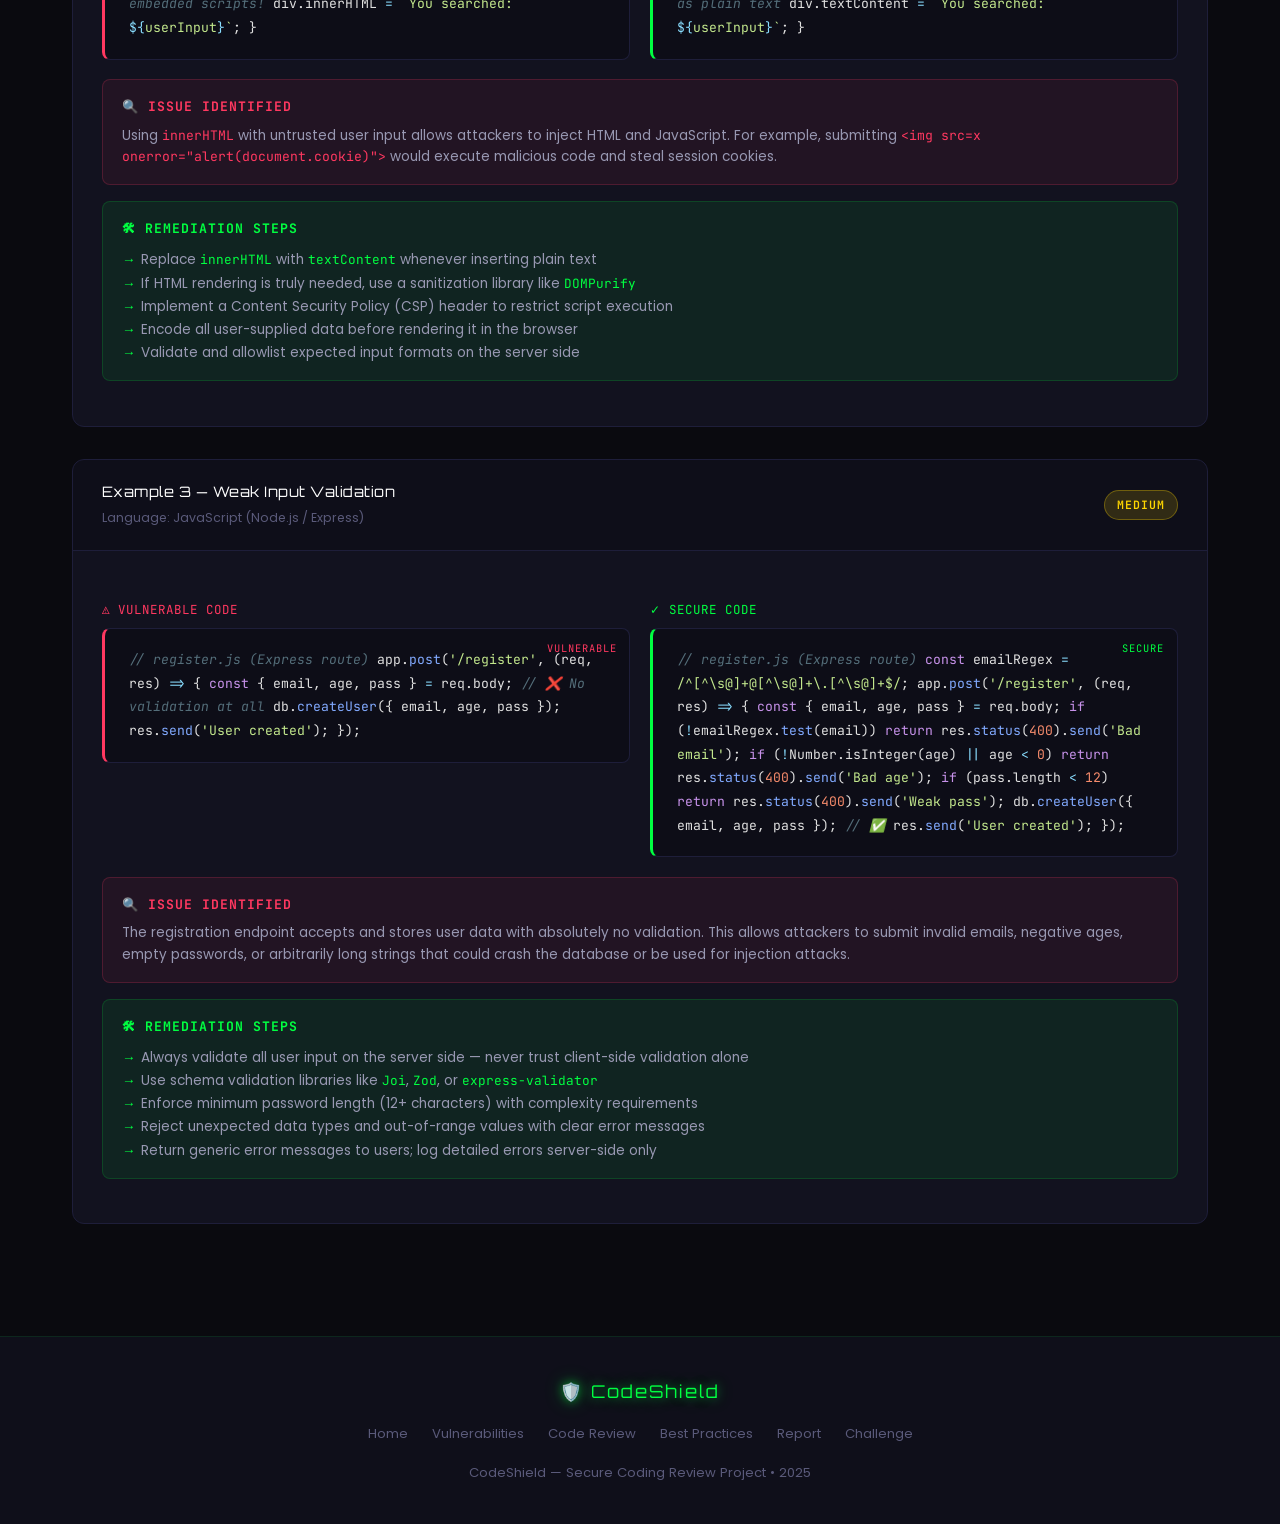
<file: review/index.html>
<!DOCTYPE html>
<html lang="en">
<head>
  <meta charset="UTF-8" />
  <meta name="viewport" content="width=device-width, initial-scale=1.0" />
  <title>Code Review — CodeShield</title>
  <meta name="description" content="Manually inspected code review examples showing vulnerable vs secure code for hardcoded passwords, unsafe innerHTML, and weak validation." />
  <link rel="stylesheet" href="../style.css" />
  <link rel="icon" type="image/svg+xml" href="../assets/icons/shield.svg" />
</head>
<body>
  <canvas id="matrix-canvas"></canvas>

  <nav class="navbar" id="navbar">
    <a href="/dashboard/" class="nav-brand">
      <span class="brand-icon">🛡️</span>
      <span>CodeShield</span>
    </a>
    <ul class="nav-links" id="nav-links">
      <li><a href="/dashboard/">Home</a></li>
      <li><a href="/vulnerabilities/">Vulnerabilities</a></li>
      <li><a href="/review/" class="active">Code Review</a></li>
      <li><a href="/best-practices/">Best Practices</a></li>
      <li><a href="/report/">Audit Report</a></li>
      <li><a href="/challenge/">Challenge</a></li>
    </ul>
    <button class="nav-toggle" id="nav-toggle" aria-label="Toggle navigation">
      <span></span><span></span><span></span>
    </button>
  </nav>

  <div class="page-wrapper">
    <div class="page-hero">
      <span class="section-tag">Manual Inspection</span>
      <h1 class="page-hero-title">Code <span>Review</span></h1>
      <p class="page-hero-sub">
        Side-by-side vulnerable vs. secure code examples with issue explanations and remediation steps.
      </p>
    </div>

    <section class="section">

      <!-- MANUAL INSPECTION NOTICE -->
      <div class="review-intro reveal">
        <div class="review-intro-icon">🔬</div>
        <div>
          <h3>Manual Code Inspection Method</h3>
          <p>
            This project uses <strong style="color:var(--text-primary)">manual code inspection</strong> to identify vulnerabilities —
            carefully reading through source code line by line to spot insecure patterns, unsafe function calls,
            missing validations, and exposed secrets without running automated tools.
          </p>
        </div>
      </div>

      <!-- EXAMPLE 1: HARDCODED PASSWORDS -->
      <div class="review-item reveal" id="review-hardcoded">
        <div class="review-item-header">
          <div>
            <div class="review-item-title">Example 1 — Hardcoded Credentials</div>
            <span style="font-size:0.78rem;color:var(--text-muted);">Language: JavaScript (Node.js)</span>
          </div>
          <span class="badge badge-critical">Critical</span>
        </div>
        <div class="review-body">

          <div class="code-comparison">
            <div>
              <p style="font-size:0.78rem;color:var(--accent-red);font-family:var(--font-code);text-transform:uppercase;letter-spacing:1px;margin-bottom:0.5rem;">⚠ Vulnerable Code</p>
              <div class="code-block vulnerable">
                <span class="code-label">vulnerable</span>
<span class="cm">// config.js</span>
<span class="kw">const</span> config <span class="op">=</span> {
  db_host: <span class="str">'localhost'</span>,
  db_user: <span class="str">'root'</span>,
  db_pass: <span class="str">'admin123'</span>,  <span class="cm">// ❌</span>
  api_key: <span class="str">'sk-abc9876xyz'</span> <span class="cm">// ❌</span>
};

module.exports <span class="op">=</span> config;
              </div>
            </div>
            <div>
              <p style="font-size:0.78rem;color:var(--neon-green);font-family:var(--font-code);text-transform:uppercase;letter-spacing:1px;margin-bottom:0.5rem;">✓ Secure Code</p>
              <div class="code-block secure">
                <span class="code-label">secure</span>
<span class="cm">// config.js</span>
<span class="kw">require</span>(<span class="str">'dotenv'</span>).config();

<span class="kw">const</span> config <span class="op">=</span> {
  db_host: process.env.<span class="var">DB_HOST</span>,
  db_user: process.env.<span class="var">DB_USER</span>,
  db_pass: process.env.<span class="var">DB_PASS</span>, <span class="cm">// ✅</span>
  api_key: process.env.<span class="var">API_KEY</span>  <span class="cm">// ✅</span>
};

module.exports <span class="op">=</span> config;
              </div>
            </div>
          </div>

          <div class="issue-box">
            <h4>🔍 Issue Identified</h4>
            <p>
              Credentials are hardcoded directly in source code. If this file is committed to a public
              repository (e.g., GitHub), attackers immediately have access to the database and API services.
              This was identified during manual code review of the <code style="font-family:var(--font-code);color:var(--accent-red);font-size:0.82rem;">config.js</code> file.
            </p>
          </div>

          <div class="remediation-box">
            <h4>🛠 Remediation Steps</h4>
            <ul class="remediation-box ul">
              <li>Move all credentials to a <code style="font-family:var(--font-code);font-size:0.8rem;color:var(--neon-green)">.env</code> file and use the <code style="font-family:var(--font-code);font-size:0.8rem;color:var(--neon-green)">dotenv</code> library to load them</li>
              <li>Add <code style="font-family:var(--font-code);font-size:0.8rem;color:var(--neon-green)">.env</code> to <code style="font-family:var(--font-code);font-size:0.8rem;color:var(--neon-green)">.gitignore</code> so it is never committed</li>
              <li>Rotate any credentials that were previously exposed immediately</li>
              <li>Use a secrets manager (AWS Secrets Manager, Azure Key Vault) for production</li>
              <li>Run <code style="font-family:var(--font-code);font-size:0.8rem;color:var(--neon-green)">git-secrets</code> or similar tools to prevent future leaks</li>
            </ul>
          </div>

        </div>
      </div>

      <!-- EXAMPLE 2: UNSAFE INNERHTML / XSS -->
      <div class="review-item reveal" id="review-xss">
        <div class="review-item-header">
          <div>
            <div class="review-item-title">Example 2 — Unsafe innerHTML (XSS)</div>
            <span style="font-size:0.78rem;color:var(--text-muted);">Language: JavaScript (Frontend)</span>
          </div>
          <span class="badge badge-high">High</span>
        </div>
        <div class="review-body">

          <div class="code-comparison">
            <div>
              <p style="font-size:0.78rem;color:var(--accent-red);font-family:var(--font-code);text-transform:uppercase;letter-spacing:1px;margin-bottom:0.5rem;">⚠ Vulnerable Code</p>
              <div class="code-block vulnerable">
                <span class="code-label">vulnerable</span>
<span class="cm">// search.js</span>
<span class="kw">function</span> <span class="fn">displayResult</span>(userInput) {
  <span class="kw">const</span> div <span class="op">=</span> document
    .<span class="fn">getElementById</span>(<span class="str">'results'</span>);

  <span class="cm">// ❌ Executes embedded scripts!</span>
  div.innerHTML <span class="op">=</span>
    <span class="str">`You searched: <span class="op">${</span>userInput<span class="op">}</span>`</span>;
}
              </div>
            </div>
            <div>
              <p style="font-size:0.78rem;color:var(--neon-green);font-family:var(--font-code);text-transform:uppercase;letter-spacing:1px;margin-bottom:0.5rem;">✓ Secure Code</p>
              <div class="code-block secure">
                <span class="code-label">secure</span>
<span class="cm">// search.js</span>
<span class="kw">function</span> <span class="fn">displayResult</span>(userInput) {
  <span class="kw">const</span> div <span class="op">=</span> document
    .<span class="fn">getElementById</span>(<span class="str">'results'</span>);

  <span class="cm">// ✅ Treats input as plain text</span>
  div.textContent <span class="op">=</span>
    <span class="str">`You searched: <span class="op">${</span>userInput<span class="op">}</span>`</span>;
}
              </div>
            </div>
          </div>

          <div class="issue-box">
            <h4>🔍 Issue Identified</h4>
            <p>
              Using <code style="font-family:var(--font-code);color:var(--accent-red);font-size:0.82rem;">innerHTML</code> with untrusted user input allows attackers to inject
              HTML and JavaScript. For example, submitting
              <code style="font-family:var(--font-code);color:var(--accent-red);font-size:0.82rem;">&lt;img src=x onerror="alert(document.cookie)"&gt;</code>
              would execute malicious code and steal session cookies.
            </p>
          </div>

          <div class="remediation-box">
            <h4>🛠 Remediation Steps</h4>
            <ul>
              <li>Replace <code style="font-family:var(--font-code);font-size:0.8rem;color:var(--neon-green)">innerHTML</code> with <code style="font-family:var(--font-code);font-size:0.8rem;color:var(--neon-green)">textContent</code> whenever inserting plain text</li>
              <li>If HTML rendering is truly needed, use a sanitization library like <code style="font-family:var(--font-code);font-size:0.8rem;color:var(--neon-green)">DOMPurify</code></li>
              <li>Implement a Content Security Policy (CSP) header to restrict script execution</li>
              <li>Encode all user-supplied data before rendering it in the browser</li>
              <li>Validate and allowlist expected input formats on the server side</li>
            </ul>
          </div>

        </div>
      </div>

      <!-- EXAMPLE 3: WEAK VALIDATION -->
      <div class="review-item reveal" id="review-validation">
        <div class="review-item-header">
          <div>
            <div class="review-item-title">Example 3 — Weak Input Validation</div>
            <span style="font-size:0.78rem;color:var(--text-muted);">Language: JavaScript (Node.js / Express)</span>
          </div>
          <span class="badge badge-medium">Medium</span>
        </div>
        <div class="review-body">

          <div class="code-comparison">
            <div>
              <p style="font-size:0.78rem;color:var(--accent-red);font-family:var(--font-code);text-transform:uppercase;letter-spacing:1px;margin-bottom:0.5rem;">⚠ Vulnerable Code</p>
              <div class="code-block vulnerable">
                <span class="code-label">vulnerable</span>
<span class="cm">// register.js (Express route)</span>
app.<span class="fn">post</span>(<span class="str">'/register'</span>, (req, res) <span class="op">=></span> {
  <span class="kw">const</span> { email, age, pass } <span class="op">=</span> req.body;

  <span class="cm">// ❌ No validation at all</span>
  db.<span class="fn">createUser</span>({ email, age, pass });
  res.<span class="fn">send</span>(<span class="str">'User created'</span>);
});
              </div>
            </div>
            <div>
              <p style="font-size:0.78rem;color:var(--neon-green);font-family:var(--font-code);text-transform:uppercase;letter-spacing:1px;margin-bottom:0.5rem;">✓ Secure Code</p>
              <div class="code-block secure">
                <span class="code-label">secure</span>
<span class="cm">// register.js (Express route)</span>
<span class="kw">const</span> emailRegex <span class="op">=</span> <span class="str">/^[^\s@]+@[^\s@]+\.[^\s@]+$/</span>;

app.<span class="fn">post</span>(<span class="str">'/register'</span>, (req, res) <span class="op">=></span> {
  <span class="kw">const</span> { email, age, pass } <span class="op">=</span> req.body;

  <span class="kw">if</span> (<span class="op">!</span>emailRegex.<span class="fn">test</span>(email))
    <span class="kw">return</span> res.<span class="fn">status</span>(<span class="num">400</span>).<span class="fn">send</span>(<span class="str">'Bad email'</span>);

  <span class="kw">if</span> (<span class="op">!</span>Number.isInteger(age) <span class="op">||</span> age <span class="op">&lt;</span> <span class="num">0</span>)
    <span class="kw">return</span> res.<span class="fn">status</span>(<span class="num">400</span>).<span class="fn">send</span>(<span class="str">'Bad age'</span>);

  <span class="kw">if</span> (pass.length <span class="op">&lt;</span> <span class="num">12</span>)
    <span class="kw">return</span> res.<span class="fn">status</span>(<span class="num">400</span>).<span class="fn">send</span>(<span class="str">'Weak pass'</span>);

  db.<span class="fn">createUser</span>({ email, age, pass }); <span class="cm">// ✅</span>
  res.<span class="fn">send</span>(<span class="str">'User created'</span>);
});
              </div>
            </div>
          </div>

          <div class="issue-box">
            <h4>🔍 Issue Identified</h4>
            <p>
              The registration endpoint accepts and stores user data with absolutely no validation.
              This allows attackers to submit invalid emails, negative ages, empty passwords, or
              arbitrarily long strings that could crash the database or be used for injection attacks.
            </p>
          </div>

          <div class="remediation-box">
            <h4>🛠 Remediation Steps</h4>
            <ul>
              <li>Always validate all user input on the server side — never trust client-side validation alone</li>
              <li>Use schema validation libraries like <code style="font-family:var(--font-code);font-size:0.8rem;color:var(--neon-green)">Joi</code>, <code style="font-family:var(--font-code);font-size:0.8rem;color:var(--neon-green)">Zod</code>, or <code style="font-family:var(--font-code);font-size:0.8rem;color:var(--neon-green)">express-validator</code></li>
              <li>Enforce minimum password length (12+ characters) with complexity requirements</li>
              <li>Reject unexpected data types and out-of-range values with clear error messages</li>
              <li>Return generic error messages to users; log detailed errors server-side only</li>
            </ul>
          </div>

        </div>
      </div>

    </section>
  </div>

  <footer class="footer">
    <div class="footer-brand">🛡️ CodeShield</div>
    <div class="footer-links">
      <a href="/dashboard/">Home</a>
      <a href="/vulnerabilities/">Vulnerabilities</a>
      <a href="/review/">Code Review</a>
      <a href="/best-practices/">Best Practices</a>
      <a href="/report/">Report</a>
      <a href="/challenge/">Challenge</a>
    </div>
    <p class="footer-text">CodeShield &mdash; Secure Coding Review Project &bull; 2025</p>
  </footer>

  <script src="../script.js"></script>
</body>
</html>
</file>
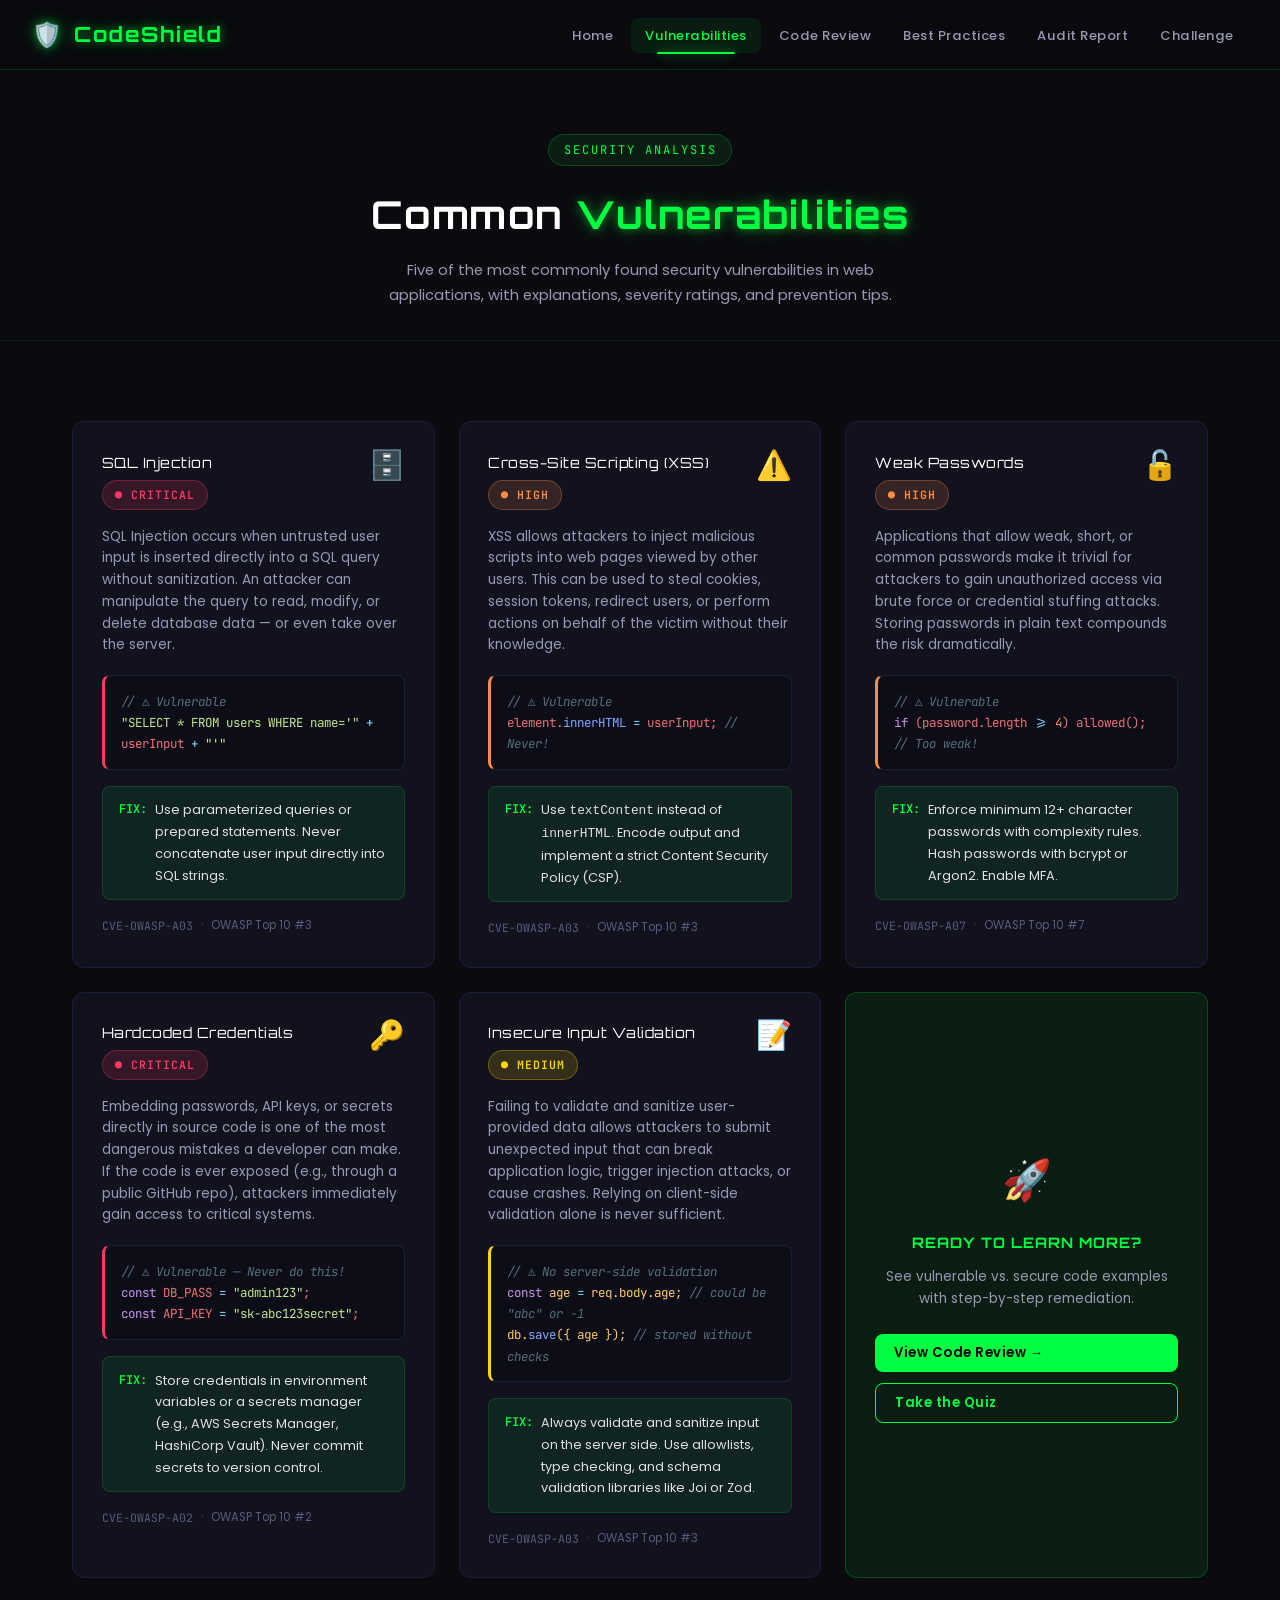
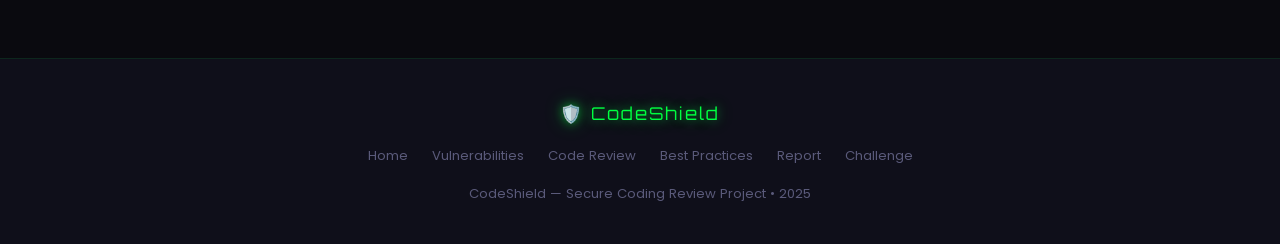
<file: vulnerabilities/index.html>
<!DOCTYPE html>
<html lang="en">
<head>
  <meta charset="UTF-8" />
  <meta name="viewport" content="width=device-width, initial-scale=1.0" />
  <title>Vulnerabilities — CodeShield</title>
  <meta name="description" content="Explore common web application vulnerabilities including SQL Injection, XSS, weak passwords, hardcoded credentials, and insecure input validation." />
  <link rel="stylesheet" href="../style.css" />
  <link rel="icon" type="image/svg+xml" href="../assets/icons/shield.svg" />
</head>
<body>
  <canvas id="matrix-canvas"></canvas>

  <!-- NAVBAR -->
  <nav class="navbar" id="navbar">
    <a href="/dashboard/" class="nav-brand">
      <span class="brand-icon">🛡️</span>
      <span>CodeShield</span>
    </a>
    <ul class="nav-links" id="nav-links">
      <li><a href="/dashboard/">Home</a></li>
      <li><a href="/vulnerabilities/" class="active">Vulnerabilities</a></li>
      <li><a href="/review/">Code Review</a></li>
      <li><a href="/best-practices/">Best Practices</a></li>
      <li><a href="/report/">Audit Report</a></li>
      <li><a href="/challenge/">Challenge</a></li>
    </ul>
    <button class="nav-toggle" id="nav-toggle" aria-label="Toggle navigation">
      <span></span><span></span><span></span>
    </button>
  </nav>

  <div class="page-wrapper">
    <!-- PAGE HERO -->
    <div class="page-hero">
      <span class="section-tag">Security Analysis</span>
      <h1 class="page-hero-title">Common <span>Vulnerabilities</span></h1>
      <p class="page-hero-sub">
        Five of the most commonly found security vulnerabilities in web applications,
        with explanations, severity ratings, and prevention tips.
      </p>
    </div>

    <!-- VULNERABILITIES -->
    <section class="section">
      <div class="vuln-grid">

        <!-- SQL INJECTION -->
        <div class="vuln-card reveal reveal-delay-1" id="vuln-sqli">
          <div class="vuln-card-header">
            <div>
              <div class="vuln-title">SQL Injection</div>
              <span class="badge badge-critical">● Critical</span>
            </div>
            <div class="vuln-icon">🗄️</div>
          </div>
          <p class="vuln-desc">
            SQL Injection occurs when untrusted user input is inserted directly into a SQL query
            without sanitization. An attacker can manipulate the query to read, modify, or delete
            database data — or even take over the server.
          </p>
          <div style="margin-bottom:1rem;">
            <div style="background:#0d0d17;border:1px solid var(--border-color);border-left:3px solid var(--accent-red);border-radius:var(--border-radius);padding:0.9rem 1rem;font-family:var(--font-code);font-size:0.78rem;color:#f07178;">
              <span class="cm">// ⚠️ Vulnerable</span><br/>
              <span class="str">"SELECT * FROM users WHERE name='"</span> <span class="op">+</span> userInput <span class="op">+</span> <span class="str">"'"</span>
            </div>
          </div>
          <div class="vuln-tip">
            <span class="tip-label">FIX:</span>
            <span>Use parameterized queries or prepared statements. Never concatenate user input directly into SQL strings.</span>
          </div>
          <div style="margin-top:1rem;display:flex;gap:0.5rem;flex-wrap:wrap;">
            <span style="font-size:0.72rem;color:var(--text-muted);font-family:var(--font-code);">CVE-OWASP-A03</span>
            <span style="font-size:0.72rem;color:var(--text-muted);">·</span>
            <span style="font-size:0.72rem;color:var(--text-muted);">OWASP Top 10 #3</span>
          </div>
        </div>

        <!-- XSS -->
        <div class="vuln-card reveal reveal-delay-2" id="vuln-xss">
          <div class="vuln-card-header">
            <div>
              <div class="vuln-title">Cross-Site Scripting (XSS)</div>
              <span class="badge badge-high">● High</span>
            </div>
            <div class="vuln-icon">⚠️</div>
          </div>
          <p class="vuln-desc">
            XSS allows attackers to inject malicious scripts into web pages viewed by other users.
            This can be used to steal cookies, session tokens, redirect users, or perform actions
            on behalf of the victim without their knowledge.
          </p>
          <div style="margin-bottom:1rem;">
            <div style="background:#0d0d17;border:1px solid var(--border-color);border-left:3px solid var(--accent-orange);border-radius:var(--border-radius);padding:0.9rem 1rem;font-family:var(--font-code);font-size:0.78rem;color:#f07178;">
              <span class="cm">// ⚠️ Vulnerable</span><br/>
              element.<span class="fn">innerHTML</span> <span class="op">=</span> userInput;<span class="cm"> // Never!</span>
            </div>
          </div>
          <div class="vuln-tip">
            <span class="tip-label">FIX:</span>
            <span>Use <code>textContent</code> instead of <code>innerHTML</code>. Encode output and implement a strict Content Security Policy (CSP).</span>
          </div>
          <div style="margin-top:1rem;display:flex;gap:0.5rem;flex-wrap:wrap;">
            <span style="font-size:0.72rem;color:var(--text-muted);font-family:var(--font-code);">CVE-OWASP-A03</span>
            <span style="font-size:0.72rem;color:var(--text-muted);">·</span>
            <span style="font-size:0.72rem;color:var(--text-muted);">OWASP Top 10 #3</span>
          </div>
        </div>

        <!-- WEAK PASSWORDS -->
        <div class="vuln-card reveal reveal-delay-3" id="vuln-weakpass">
          <div class="vuln-card-header">
            <div>
              <div class="vuln-title">Weak Passwords</div>
              <span class="badge badge-high">● High</span>
            </div>
            <div class="vuln-icon">🔓</div>
          </div>
          <p class="vuln-desc">
            Applications that allow weak, short, or common passwords make it trivial for attackers
            to gain unauthorized access via brute force or credential stuffing attacks. Storing
            passwords in plain text compounds the risk dramatically.
          </p>
          <div style="margin-bottom:1rem;">
            <div style="background:#0d0d17;border:1px solid var(--border-color);border-left:3px solid var(--accent-orange);border-radius:var(--border-radius);padding:0.9rem 1rem;font-family:var(--font-code);font-size:0.78rem;color:#f07178;">
              <span class="cm">// ⚠️ Vulnerable</span><br/>
              <span class="kw">if</span> (password.length <span class="op">>=</span> <span class="num">4</span>) allowed();<span class="cm"> // Too weak!</span>
            </div>
          </div>
          <div class="vuln-tip">
            <span class="tip-label">FIX:</span>
            <span>Enforce minimum 12+ character passwords with complexity rules. Hash passwords with bcrypt or Argon2. Enable MFA.</span>
          </div>
          <div style="margin-top:1rem;display:flex;gap:0.5rem;flex-wrap:wrap;">
            <span style="font-size:0.72rem;color:var(--text-muted);font-family:var(--font-code);">CVE-OWASP-A07</span>
            <span style="font-size:0.72rem;color:var(--text-muted);">·</span>
            <span style="font-size:0.72rem;color:var(--text-muted);">OWASP Top 10 #7</span>
          </div>
        </div>

        <!-- HARDCODED CREDENTIALS -->
        <div class="vuln-card reveal reveal-delay-1" id="vuln-hardcode">
          <div class="vuln-card-header">
            <div>
              <div class="vuln-title">Hardcoded Credentials</div>
              <span class="badge badge-critical">● Critical</span>
            </div>
            <div class="vuln-icon">🔑</div>
          </div>
          <p class="vuln-desc">
            Embedding passwords, API keys, or secrets directly in source code is one of the most
            dangerous mistakes a developer can make. If the code is ever exposed (e.g., through
            a public GitHub repo), attackers immediately gain access to critical systems.
          </p>
          <div style="margin-bottom:1rem;">
            <div style="background:#0d0d17;border:1px solid var(--border-color);border-left:3px solid var(--accent-red);border-radius:var(--border-radius);padding:0.9rem 1rem;font-family:var(--font-code);font-size:0.78rem;color:#f07178;">
              <span class="cm">// ⚠️ Vulnerable — Never do this!</span><br/>
              <span class="kw">const</span> DB_PASS <span class="op">=</span> <span class="str">"admin123"</span>;<br/>
              <span class="kw">const</span> API_KEY <span class="op">=</span> <span class="str">"sk-abc123secret"</span>;
            </div>
          </div>
          <div class="vuln-tip">
            <span class="tip-label">FIX:</span>
            <span>Store credentials in environment variables or a secrets manager (e.g., AWS Secrets Manager, HashiCorp Vault). Never commit secrets to version control.</span>
          </div>
          <div style="margin-top:1rem;display:flex;gap:0.5rem;flex-wrap:wrap;">
            <span style="font-size:0.72rem;color:var(--text-muted);font-family:var(--font-code);">CVE-OWASP-A02</span>
            <span style="font-size:0.72rem;color:var(--text-muted);">·</span>
            <span style="font-size:0.72rem;color:var(--text-muted);">OWASP Top 10 #2</span>
          </div>
        </div>

        <!-- INSECURE INPUT VALIDATION -->
        <div class="vuln-card reveal reveal-delay-2" id="vuln-input">
          <div class="vuln-card-header">
            <div>
              <div class="vuln-title">Insecure Input Validation</div>
              <span class="badge badge-medium">● Medium</span>
            </div>
            <div class="vuln-icon">📝</div>
          </div>
          <p class="vuln-desc">
            Failing to validate and sanitize user-provided data allows attackers to submit
            unexpected input that can break application logic, trigger injection attacks, or
            cause crashes. Relying on client-side validation alone is never sufficient.
          </p>
          <div style="margin-bottom:1rem;">
            <div style="background:#0d0d17;border:1px solid var(--border-color);border-left:3px solid var(--accent-yellow);border-radius:var(--border-radius);padding:0.9rem 1rem;font-family:var(--font-code);font-size:0.78rem;color:#ffcb6b;">
              <span class="cm">// ⚠️ No server-side validation</span><br/>
              <span class="kw">const</span> age <span class="op">=</span> req.body.age; <span class="cm">// could be "abc" or -1</span><br/>
              db.<span class="fn">save</span>({ age }); <span class="cm">// stored without checks</span>
            </div>
          </div>
          <div class="vuln-tip">
            <span class="tip-label">FIX:</span>
            <span>Always validate and sanitize input on the server side. Use allowlists, type checking, and schema validation libraries like Joi or Zod.</span>
          </div>
          <div style="margin-top:1rem;display:flex;gap:0.5rem;flex-wrap:wrap;">
            <span style="font-size:0.72rem;color:var(--text-muted);font-family:var(--font-code);">CVE-OWASP-A03</span>
            <span style="font-size:0.72rem;color:var(--text-muted);">·</span>
            <span style="font-size:0.72rem;color:var(--text-muted);">OWASP Top 10 #3</span>
          </div>
        </div>

        <!-- CTA CARD -->
        <div class="vuln-card reveal reveal-delay-3" style="display:flex;flex-direction:column;align-items:center;justify-content:center;text-align:center;min-height:280px;background:var(--neon-green-faint);border-color:rgba(0,255,65,0.2);">
          <span style="font-size:2.5rem;margin-bottom:1rem;">🚀</span>
          <h3 style="font-family:var(--font-heading);font-size:0.9rem;color:var(--neon-green);letter-spacing:1px;margin-bottom:0.7rem;">READY TO LEARN MORE?</h3>
          <p style="color:var(--text-secondary);font-size:0.85rem;margin-bottom:1.5rem;line-height:1.6;">
            See vulnerable vs. secure code examples with step-by-step remediation.
          </p>
          <div style="display:flex;flex-direction:column;gap:0.7rem;width:100%;">
            <a href="/review/" class="btn btn-primary btn-sm" id="btn-code-review">View Code Review →</a>
            <a href="/challenge/" class="btn btn-outline btn-sm" id="btn-quiz">Take the Quiz</a>
          </div>
        </div>

      </div>
    </section>
  </div>

  <footer class="footer">
    <div class="footer-brand">🛡️ CodeShield</div>
    <div class="footer-links">
      <a href="/dashboard/">Home</a>
      <a href="/vulnerabilities/">Vulnerabilities</a>
      <a href="/review/">Code Review</a>
      <a href="/best-practices/">Best Practices</a>
      <a href="/report/">Report</a>
      <a href="/challenge/">Challenge</a>
    </div>
    <p class="footer-text">CodeShield &mdash; Secure Coding Review Project &bull; 2025</p>
  </footer>

  <script src="../script.js"></script>
</body>
</html>
</file>
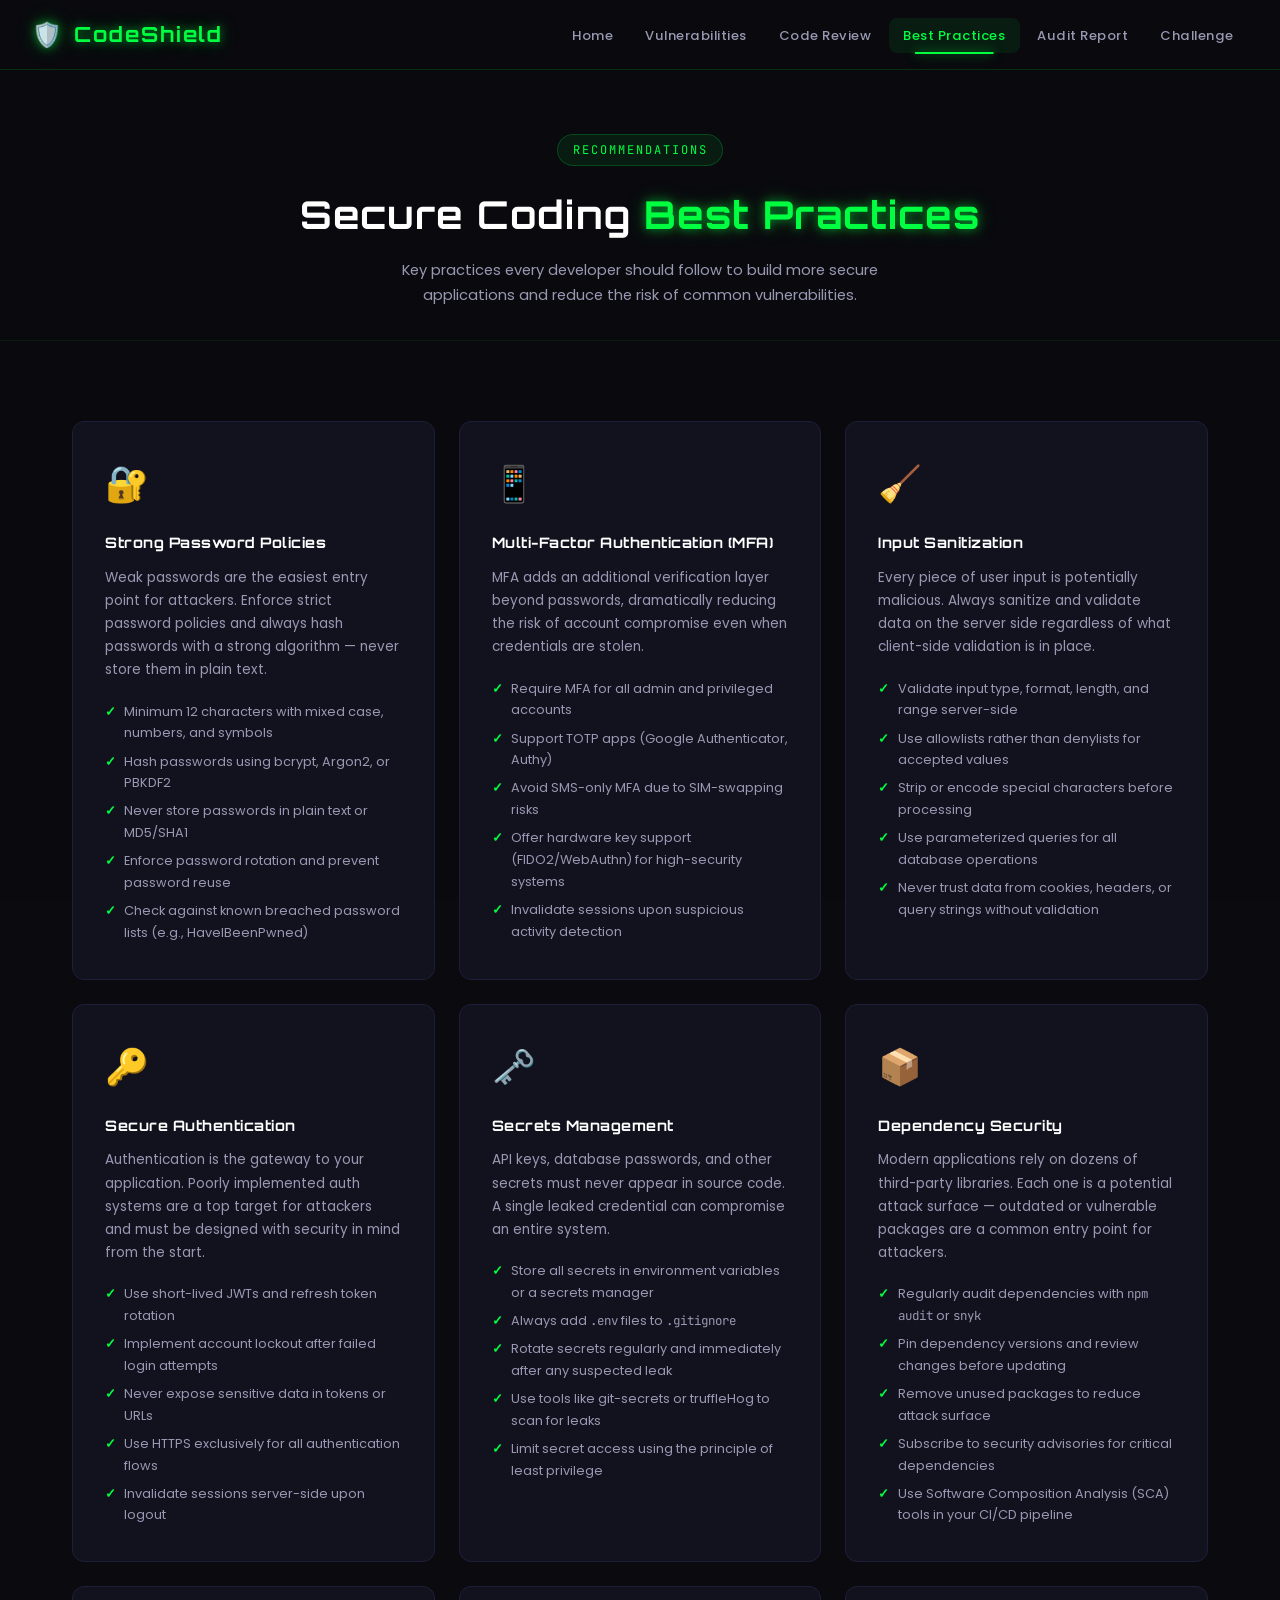
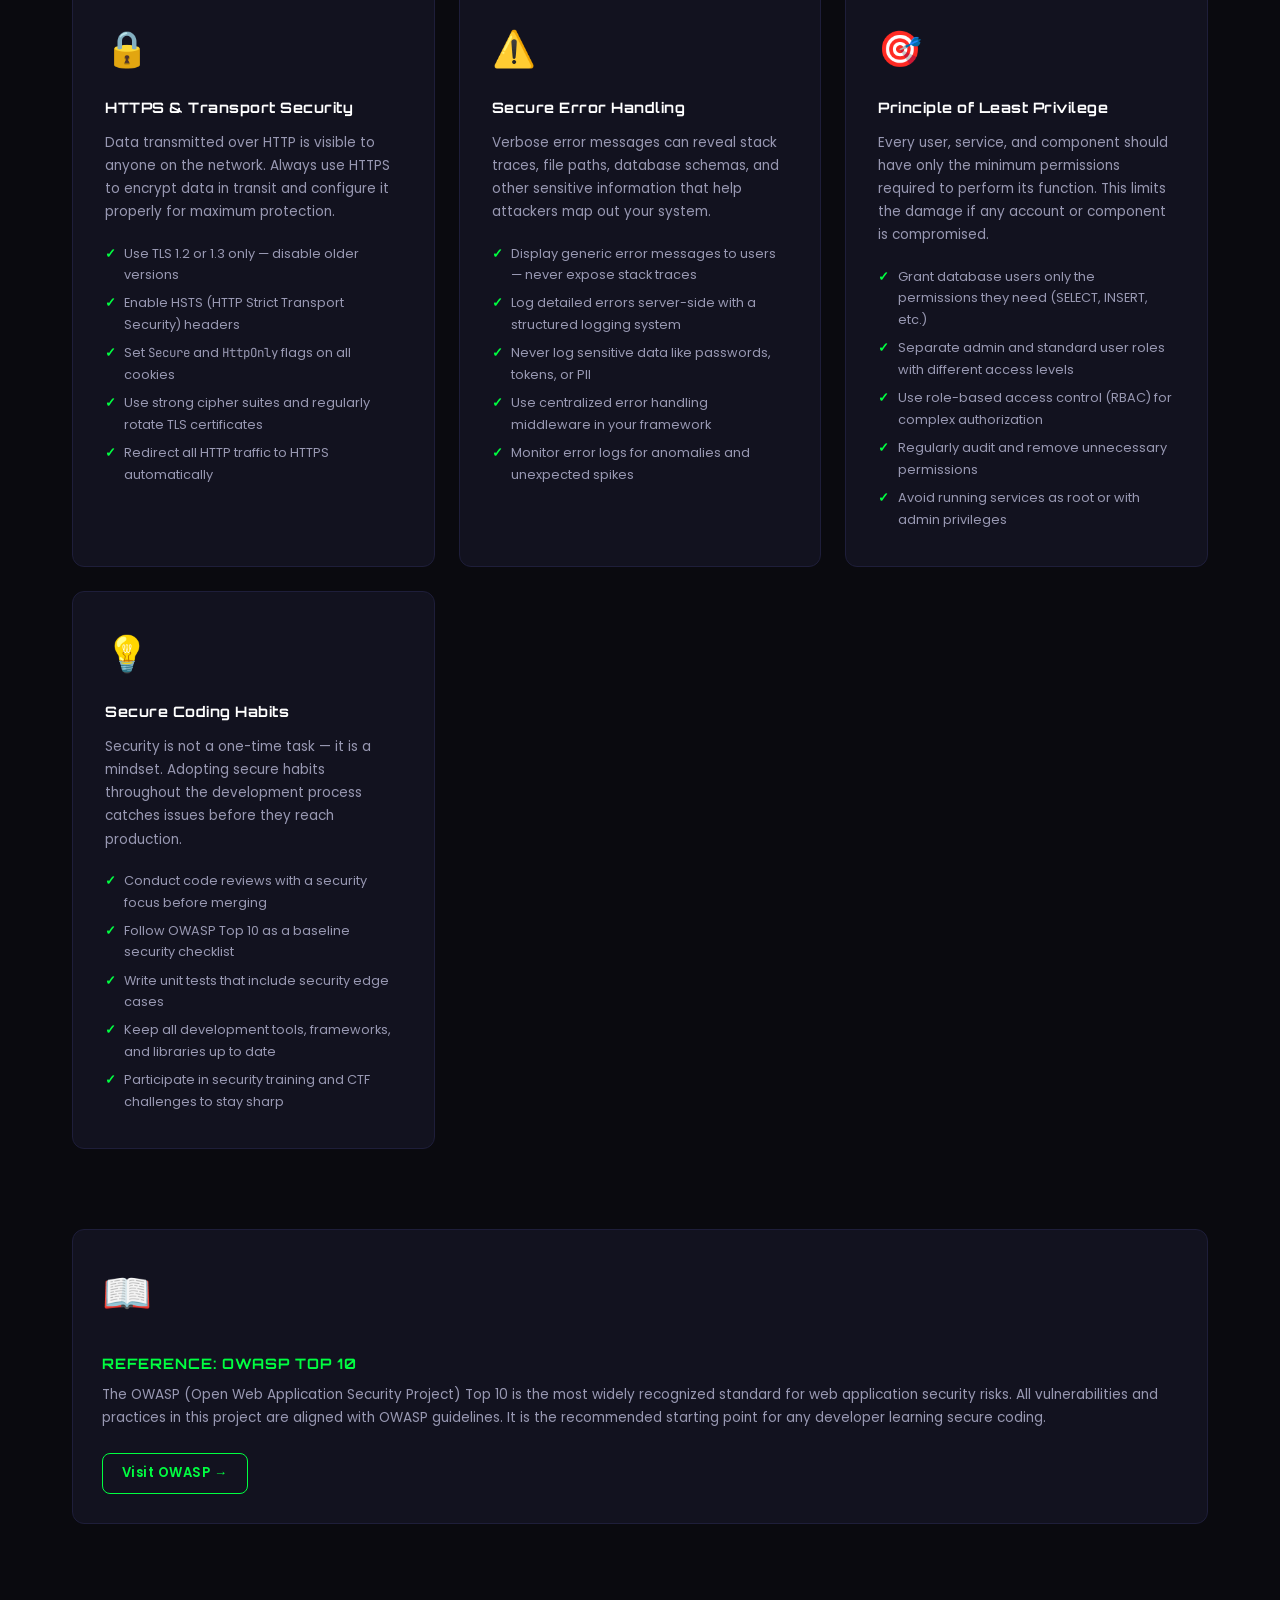
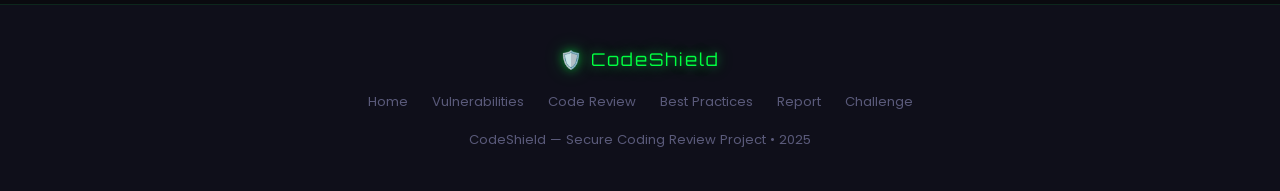
<file: best-practices.html>
<!DOCTYPE html>
<html lang="en">
<head>
  <meta charset="UTF-8" />
  <meta name="viewport" content="width=device-width, initial-scale=1.0" />
  <title>Best Practices — CodeShield</title>
  <meta name="description" content="Secure coding best practices including strong passwords, MFA, input sanitization, secure authentication, and secure development habits." />
  <link rel="stylesheet" href="style.css" />
  <link rel="icon" type="image/svg+xml" href="assets/icons/shield.svg" />
</head>
<body>
  <canvas id="matrix-canvas"></canvas>

  <nav class="navbar" id="navbar">
    <a href="index.html" class="nav-brand">
      <span class="brand-icon">🛡️</span>
      <span>CodeShield</span>
    </a>
    <ul class="nav-links" id="nav-links">
      <li><a href="index.html">Home</a></li>
      <li><a href="vulnerabilities.html">Vulnerabilities</a></li>
      <li><a href="review.html">Code Review</a></li>
      <li><a href="best-practices.html" class="active">Best Practices</a></li>
      <li><a href="report.html">Audit Report</a></li>
      <li><a href="challenge.html">Challenge</a></li>
    </ul>
    <button class="nav-toggle" id="nav-toggle" aria-label="Toggle navigation">
      <span></span><span></span><span></span>
    </button>
  </nav>

  <div class="page-wrapper">
    <div class="page-hero">
      <span class="section-tag">Recommendations</span>
      <h1 class="page-hero-title">Secure Coding <span>Best Practices</span></h1>
      <p class="page-hero-sub">
        Key practices every developer should follow to build more secure applications
        and reduce the risk of common vulnerabilities.
      </p>
    </div>

    <section class="section">
      <div class="practices-grid">

        <!-- STRONG PASSWORDS -->
        <div class="practice-card reveal reveal-delay-1" id="practice-passwords">
          <span class="practice-icon">🔐</span>
          <h3 class="practice-title">Strong Password Policies</h3>
          <p class="practice-desc">
            Weak passwords are the easiest entry point for attackers. Enforce strict password
            policies and always hash passwords with a strong algorithm — never store them in plain text.
          </p>
          <ul class="practice-points">
            <li>Minimum 12 characters with mixed case, numbers, and symbols</li>
            <li>Hash passwords using bcrypt, Argon2, or PBKDF2</li>
            <li>Never store passwords in plain text or MD5/SHA1</li>
            <li>Enforce password rotation and prevent password reuse</li>
            <li>Check against known breached password lists (e.g., HaveIBeenPwned)</li>
          </ul>
        </div>

        <!-- MFA -->
        <div class="practice-card reveal reveal-delay-2" id="practice-mfa">
          <span class="practice-icon">📱</span>
          <h3 class="practice-title">Multi-Factor Authentication (MFA)</h3>
          <p class="practice-desc">
            MFA adds an additional verification layer beyond passwords, dramatically reducing
            the risk of account compromise even when credentials are stolen.
          </p>
          <ul class="practice-points">
            <li>Require MFA for all admin and privileged accounts</li>
            <li>Support TOTP apps (Google Authenticator, Authy)</li>
            <li>Avoid SMS-only MFA due to SIM-swapping risks</li>
            <li>Offer hardware key support (FIDO2/WebAuthn) for high-security systems</li>
            <li>Invalidate sessions upon suspicious activity detection</li>
          </ul>
        </div>

        <!-- INPUT SANITIZATION -->
        <div class="practice-card reveal reveal-delay-3" id="practice-sanitize">
          <span class="practice-icon">🧹</span>
          <h3 class="practice-title">Input Sanitization</h3>
          <p class="practice-desc">
            Every piece of user input is potentially malicious. Always sanitize and validate
            data on the server side regardless of what client-side validation is in place.
          </p>
          <ul class="practice-points">
            <li>Validate input type, format, length, and range server-side</li>
            <li>Use allowlists rather than denylists for accepted values</li>
            <li>Strip or encode special characters before processing</li>
            <li>Use parameterized queries for all database operations</li>
            <li>Never trust data from cookies, headers, or query strings without validation</li>
          </ul>
        </div>

        <!-- SECURE AUTHENTICATION -->
        <div class="practice-card reveal reveal-delay-1" id="practice-auth">
          <span class="practice-icon">🔑</span>
          <h3 class="practice-title">Secure Authentication</h3>
          <p class="practice-desc">
            Authentication is the gateway to your application. Poorly implemented auth
            systems are a top target for attackers and must be designed with security in mind from the start.
          </p>
          <ul class="practice-points">
            <li>Use short-lived JWTs and refresh token rotation</li>
            <li>Implement account lockout after failed login attempts</li>
            <li>Never expose sensitive data in tokens or URLs</li>
            <li>Use HTTPS exclusively for all authentication flows</li>
            <li>Invalidate sessions server-side upon logout</li>
          </ul>
        </div>

        <!-- SECRETS MANAGEMENT -->
        <div class="practice-card reveal reveal-delay-2" id="practice-secrets">
          <span class="practice-icon">🗝️</span>
          <h3 class="practice-title">Secrets Management</h3>
          <p class="practice-desc">
            API keys, database passwords, and other secrets must never appear in source code.
            A single leaked credential can compromise an entire system.
          </p>
          <ul class="practice-points">
            <li>Store all secrets in environment variables or a secrets manager</li>
            <li>Always add <code style="font-family:var(--font-code);font-size:0.78rem;">.env</code> files to <code style="font-family:var(--font-code);font-size:0.78rem;">.gitignore</code></li>
            <li>Rotate secrets regularly and immediately after any suspected leak</li>
            <li>Use tools like git-secrets or truffleHog to scan for leaks</li>
            <li>Limit secret access using the principle of least privilege</li>
          </ul>
        </div>

        <!-- DEPENDENCY SECURITY -->
        <div class="practice-card reveal reveal-delay-3" id="practice-deps">
          <span class="practice-icon">📦</span>
          <h3 class="practice-title">Dependency Security</h3>
          <p class="practice-desc">
            Modern applications rely on dozens of third-party libraries. Each one is a potential
            attack surface — outdated or vulnerable packages are a common entry point for attackers.
          </p>
          <ul class="practice-points">
            <li>Regularly audit dependencies with <code style="font-family:var(--font-code);font-size:0.78rem;">npm audit</code> or <code style="font-family:var(--font-code);font-size:0.78rem;">snyk</code></li>
            <li>Pin dependency versions and review changes before updating</li>
            <li>Remove unused packages to reduce attack surface</li>
            <li>Subscribe to security advisories for critical dependencies</li>
            <li>Use Software Composition Analysis (SCA) tools in your CI/CD pipeline</li>
          </ul>
        </div>

        <!-- HTTPS & TRANSPORT SECURITY -->
        <div class="practice-card reveal reveal-delay-1" id="practice-https">
          <span class="practice-icon">🔒</span>
          <h3 class="practice-title">HTTPS & Transport Security</h3>
          <p class="practice-desc">
            Data transmitted over HTTP is visible to anyone on the network. Always use HTTPS
            to encrypt data in transit and configure it properly for maximum protection.
          </p>
          <ul class="practice-points">
            <li>Use TLS 1.2 or 1.3 only — disable older versions</li>
            <li>Enable HSTS (HTTP Strict Transport Security) headers</li>
            <li>Set <code style="font-family:var(--font-code);font-size:0.78rem;">Secure</code> and <code style="font-family:var(--font-code);font-size:0.78rem;">HttpOnly</code> flags on all cookies</li>
            <li>Use strong cipher suites and regularly rotate TLS certificates</li>
            <li>Redirect all HTTP traffic to HTTPS automatically</li>
          </ul>
        </div>

        <!-- ERROR HANDLING -->
        <div class="practice-card reveal reveal-delay-2" id="practice-errors">
          <span class="practice-icon">⚠️</span>
          <h3 class="practice-title">Secure Error Handling</h3>
          <p class="practice-desc">
            Verbose error messages can reveal stack traces, file paths, database schemas, and other
            sensitive information that help attackers map out your system.
          </p>
          <ul class="practice-points">
            <li>Display generic error messages to users — never expose stack traces</li>
            <li>Log detailed errors server-side with a structured logging system</li>
            <li>Never log sensitive data like passwords, tokens, or PII</li>
            <li>Use centralized error handling middleware in your framework</li>
            <li>Monitor error logs for anomalies and unexpected spikes</li>
          </ul>
        </div>

        <!-- PRINCIPLE OF LEAST PRIVILEGE -->
        <div class="practice-card reveal reveal-delay-3" id="practice-polp">
          <span class="practice-icon">🎯</span>
          <h3 class="practice-title">Principle of Least Privilege</h3>
          <p class="practice-desc">
            Every user, service, and component should have only the minimum permissions required
            to perform its function. This limits the damage if any account or component is compromised.
          </p>
          <ul class="practice-points">
            <li>Grant database users only the permissions they need (SELECT, INSERT, etc.)</li>
            <li>Separate admin and standard user roles with different access levels</li>
            <li>Use role-based access control (RBAC) for complex authorization</li>
            <li>Regularly audit and remove unnecessary permissions</li>
            <li>Avoid running services as root or with admin privileges</li>
          </ul>
        </div>

        <!-- SECURE CODING HABITS -->
        <div class="practice-card reveal reveal-delay-1" id="practice-habits">
          <span class="practice-icon">💡</span>
          <h3 class="practice-title">Secure Coding Habits</h3>
          <p class="practice-desc">
            Security is not a one-time task — it is a mindset. Adopting secure habits
            throughout the development process catches issues before they reach production.
          </p>
          <ul class="practice-points">
            <li>Conduct code reviews with a security focus before merging</li>
            <li>Follow OWASP Top 10 as a baseline security checklist</li>
            <li>Write unit tests that include security edge cases</li>
            <li>Keep all development tools, frameworks, and libraries up to date</li>
            <li>Participate in security training and CTF challenges to stay sharp</li>
          </ul>
        </div>

      </div>
    </section>

    <!-- OWASP Reference -->
    <section class="section" style="padding-top:0">
      <div class="card reveal" style="display:flex;align-items:center;gap:1.5rem;flex-wrap:wrap;">
        <div style="font-size:2.5rem;flex-shrink:0;">📖</div>
        <div>
          <h3 style="font-family:var(--font-heading);font-size:0.9rem;color:var(--neon-green);letter-spacing:1px;margin-bottom:0.5rem;">REFERENCE: OWASP TOP 10</h3>
          <p style="color:var(--text-secondary);font-size:0.85rem;line-height:1.7;">
            The OWASP (Open Web Application Security Project) Top 10 is the most widely recognized standard
            for web application security risks. All vulnerabilities and practices in this project are aligned
            with OWASP guidelines. It is the recommended starting point for any developer learning secure coding.
          </p>
        </div>
        <a href="https://owasp.org/www-project-top-ten/" target="_blank" rel="noopener" class="btn btn-outline btn-sm" style="flex-shrink:0;">Visit OWASP →</a>
      </div>
    </section>
  </div>

  <footer class="footer">
    <div class="footer-brand">🛡️ CodeShield</div>
    <div class="footer-links">
      <a href="index.html">Home</a>
      <a href="vulnerabilities.html">Vulnerabilities</a>
      <a href="review.html">Code Review</a>
      <a href="best-practices.html">Best Practices</a>
      <a href="report.html">Report</a>
      <a href="challenge.html">Challenge</a>
    </div>
    <p class="footer-text">CodeShield &mdash; Secure Coding Review Project &bull; 2025</p>
  </footer>

  <script src="script.js"></script>
</body>
</html>
</file>
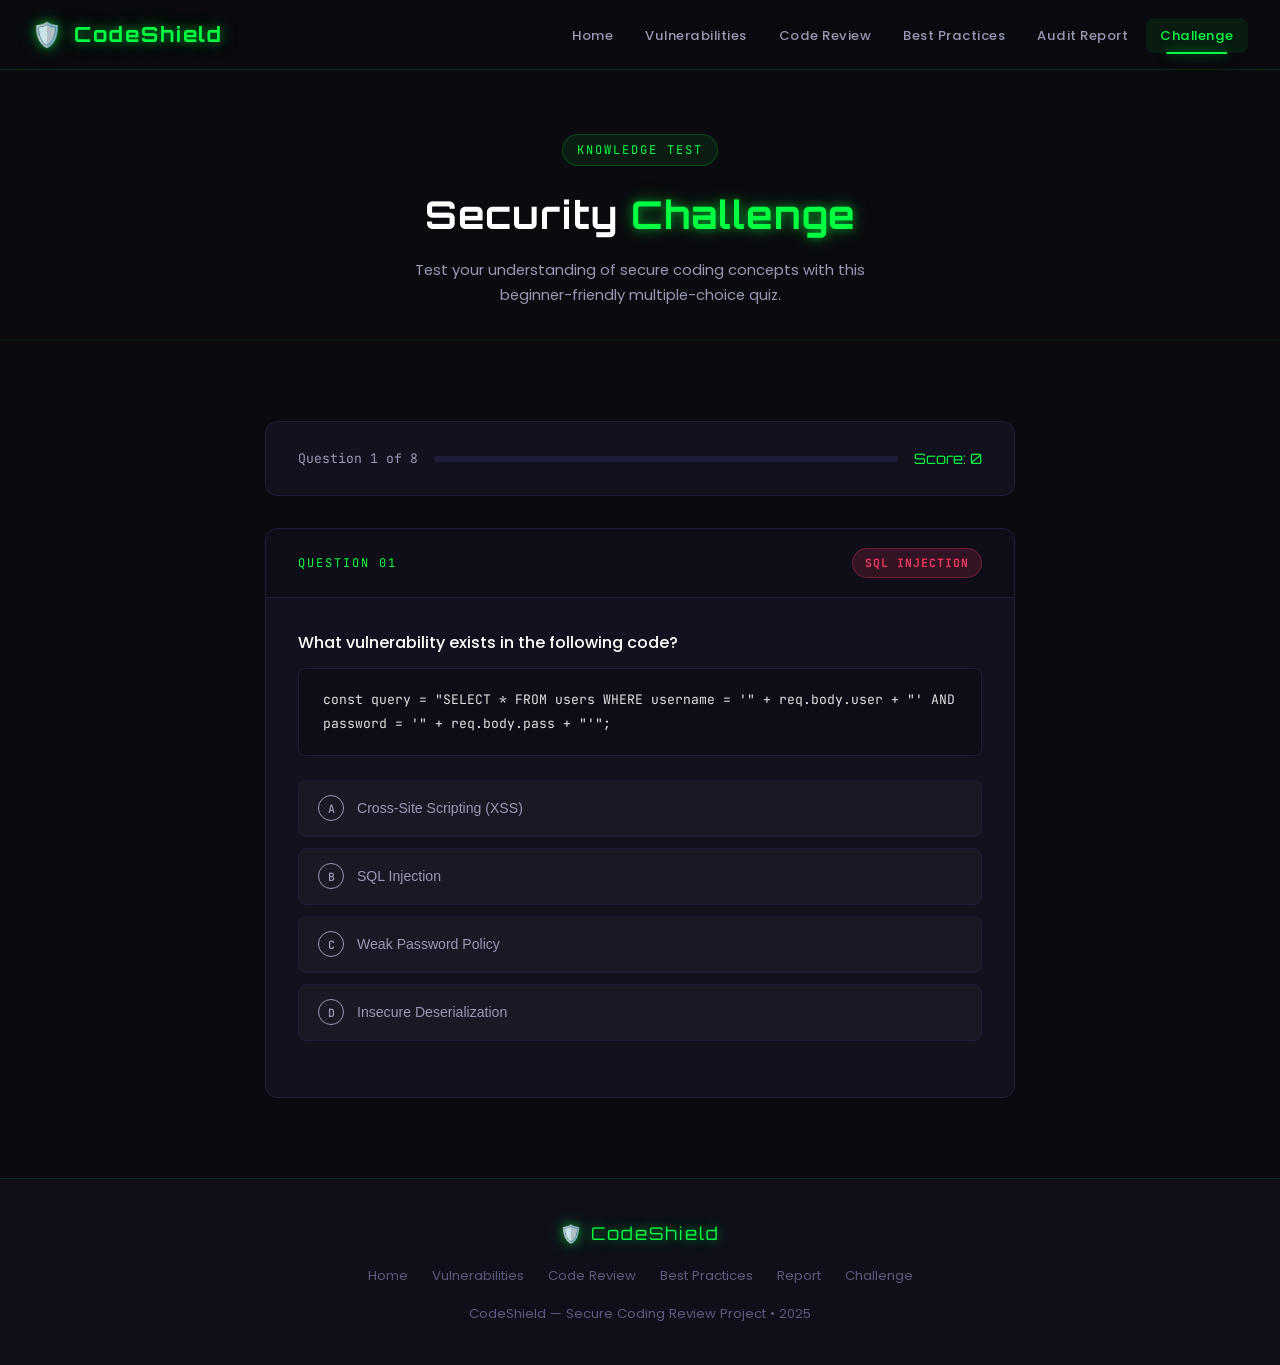
<file: challenge.html>
<!DOCTYPE html>
<html lang="en">
<head>
  <meta charset="UTF-8" />
  <meta name="viewport" content="width=device-width, initial-scale=1.0" />
  <title>Security Challenge — CodeShield</title>
  <meta name="description" content="Test your cybersecurity knowledge with an interactive quiz on identifying common coding vulnerabilities." />
  <link rel="stylesheet" href="style.css" />
  <link rel="icon" type="image/svg+xml" href="assets/icons/shield.svg" />
</head>
<body>
  <canvas id="matrix-canvas"></canvas>

  <nav class="navbar" id="navbar">
    <a href="index.html" class="nav-brand">
      <span class="brand-icon">🛡️</span>
      <span>CodeShield</span>
    </a>
    <ul class="nav-links" id="nav-links">
      <li><a href="index.html">Home</a></li>
      <li><a href="vulnerabilities.html">Vulnerabilities</a></li>
      <li><a href="review.html">Code Review</a></li>
      <li><a href="best-practices.html">Best Practices</a></li>
      <li><a href="report.html">Audit Report</a></li>
      <li><a href="challenge.html" class="active">Challenge</a></li>
    </ul>
    <button class="nav-toggle" id="nav-toggle" aria-label="Toggle navigation">
      <span></span><span></span><span></span>
    </button>
  </nav>

  <div class="page-wrapper">
    <div class="page-hero">
      <span class="section-tag">Knowledge Test</span>
      <h1 class="page-hero-title">Security <span>Challenge</span></h1>
      <p class="page-hero-sub">
        Test your understanding of secure coding concepts with this beginner-friendly multiple-choice quiz.
      </p>
    </div>

    <section class="section">
      <div class="quiz-container">

        <!-- PROGRESS -->
        <div class="quiz-progress reveal" id="quiz-progress">
          <div class="progress-info" id="progress-info">Question 1 of 8</div>
          <div class="progress-bar-wrap">
            <div class="progress-bar-fill" id="progress-bar" style="width:12.5%"></div>
          </div>
          <div class="progress-score" id="score-display">Score: 0</div>
        </div>

        <!-- QUIZ CARD -->
        <div class="quiz-card reveal" id="quiz-card">
          <div class="quiz-card-header">
            <span class="quiz-q-num" id="q-num">Question 01</span>
            <span class="badge badge-medium" id="q-category">General</span>
          </div>
          <div class="quiz-body">
            <p class="quiz-question" id="quiz-question">Loading question...</p>

            <div class="quiz-code-snippet" id="quiz-code-wrap" style="display:none;">
              <div class="code-block" id="quiz-code-block"></div>
            </div>

            <div class="quiz-options" id="quiz-options">
              <!-- Options injected by JS -->
            </div>

            <div class="quiz-feedback" id="quiz-feedback"></div>

            <div class="quiz-actions">
              <button class="btn btn-primary" id="next-btn" style="display:none;" onclick="nextQuestion()">
                Next Question →
              </button>
            </div>
          </div>
        </div>

        <!-- RESULT SCREEN -->
        <div class="quiz-result" id="quiz-result">
          <div class="result-score-circle">
            <span class="result-score-num" id="result-num">0</span>
            <span class="result-score-label">/ 8</span>
          </div>
          <h2 class="result-title" id="result-title">Quiz Complete!</h2>
          <p class="result-msg" id="result-msg">Loading your result...</p>

          <div style="display:flex;gap:1rem;justify-content:center;flex-wrap:wrap;margin-bottom:1.5rem;">
            <button class="btn btn-primary" id="restart-btn" onclick="restartQuiz()">🔄 Try Again</button>
            <a href="vulnerabilities.html" class="btn btn-outline">Review Vulnerabilities →</a>
          </div>

          <div id="result-breakdown" style="text-align:left;"></div>
        </div>

      </div>
    </section>
  </div>

  <footer class="footer">
    <div class="footer-brand">🛡️ CodeShield</div>
    <div class="footer-links">
      <a href="index.html">Home</a>
      <a href="vulnerabilities.html">Vulnerabilities</a>
      <a href="review.html">Code Review</a>
      <a href="best-practices.html">Best Practices</a>
      <a href="report.html">Report</a>
      <a href="challenge.html">Challenge</a>
    </div>
    <p class="footer-text">CodeShield &mdash; Secure Coding Review Project &bull; 2025</p>
  </footer>

  <script src="script.js"></script>
</body>
</html>
</file>
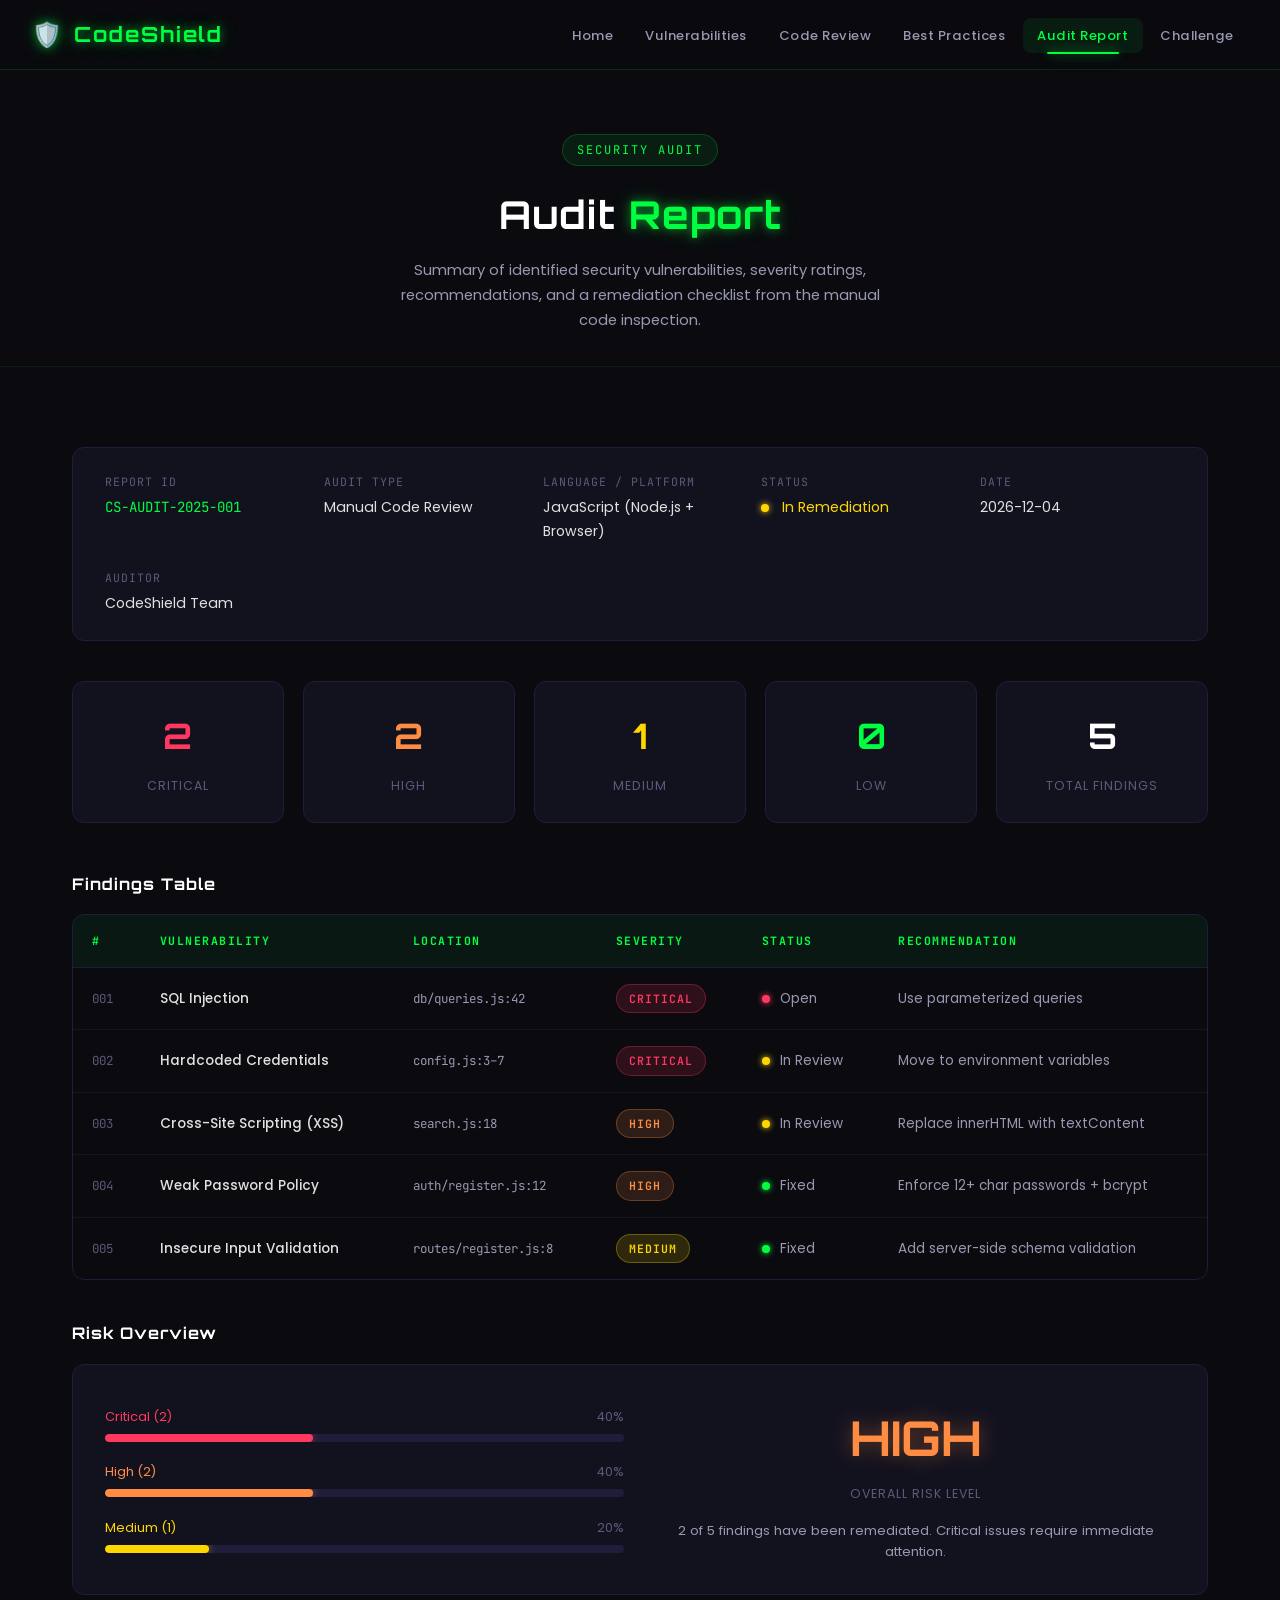
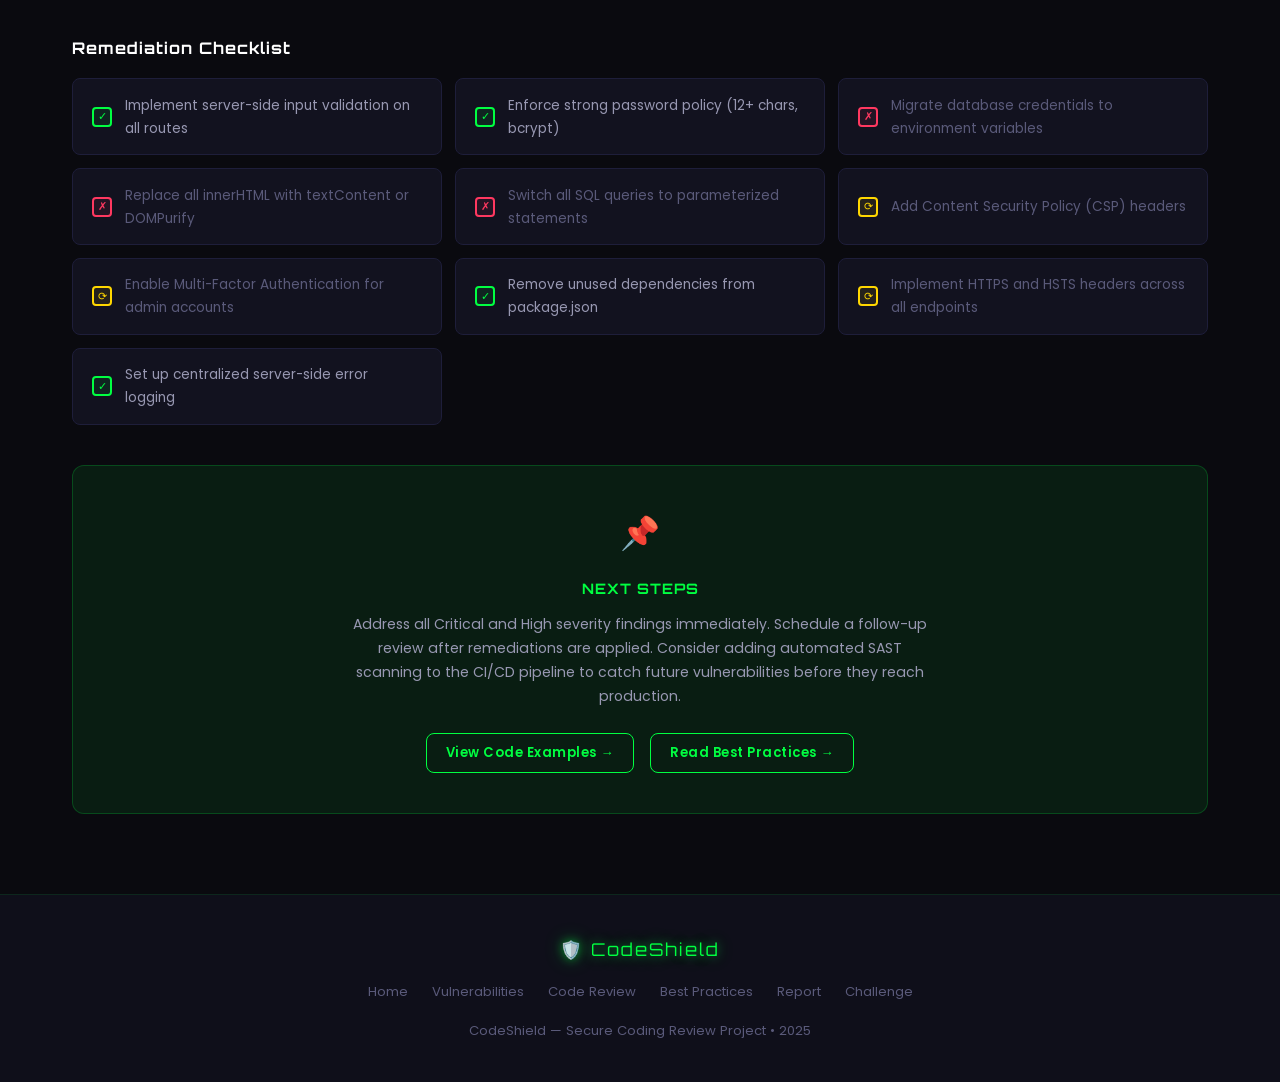
<file: report.html>
<!DOCTYPE html>
<html lang="en">
<head>
  <meta charset="UTF-8" />
  <meta name="viewport" content="width=device-width, initial-scale=1.0" />
  <title>Audit Report — CodeShield</title>
  <meta name="description" content="Security audit report dashboard with identified vulnerabilities, severity levels, recommendations, and remediation checklist." />
  <link rel="stylesheet" href="style.css" />
  <link rel="icon" type="image/svg+xml" href="assets/icons/shield.svg" />
</head>
<body>
  <canvas id="matrix-canvas"></canvas>

  <nav class="navbar" id="navbar">
    <a href="index.html" class="nav-brand">
      <span class="brand-icon">🛡️</span>
      <span>CodeShield</span>
    </a>
    <ul class="nav-links" id="nav-links">
      <li><a href="index.html">Home</a></li>
      <li><a href="vulnerabilities.html">Vulnerabilities</a></li>
      <li><a href="review.html">Code Review</a></li>
      <li><a href="best-practices.html">Best Practices</a></li>
      <li><a href="report.html" class="active">Audit Report</a></li>
      <li><a href="challenge.html">Challenge</a></li>
    </ul>
    <button class="nav-toggle" id="nav-toggle" aria-label="Toggle navigation">
      <span></span><span></span><span></span>
    </button>
  </nav>

  <div class="page-wrapper">
    <div class="page-hero">
      <span class="section-tag">Security Audit</span>
      <h1 class="page-hero-title">Audit <span>Report</span></h1>
      <p class="page-hero-sub">
        Summary of identified security vulnerabilities, severity ratings, recommendations,
        and a remediation checklist from the manual code inspection.
      </p>
    </div>

    <section class="section">

      <!-- REPORT META -->
      <div class="card reveal" style="margin-bottom:2.5rem;padding:1.5rem 2rem;">
        <div style="display:grid;grid-template-columns:repeat(auto-fit,minmax(180px,1fr));gap:1.5rem;">
          <div>
            <div style="font-size:0.72rem;color:var(--text-muted);text-transform:uppercase;letter-spacing:1px;font-family:var(--font-code);margin-bottom:0.3rem;">Report ID</div>
            <div style="font-family:var(--font-code);color:var(--neon-green);font-size:0.88rem;">CS-AUDIT-2025-001</div>
          </div>
          <div>
            <div style="font-size:0.72rem;color:var(--text-muted);text-transform:uppercase;letter-spacing:1px;font-family:var(--font-code);margin-bottom:0.3rem;">Audit Type</div>
            <div style="color:var(--text-primary);font-size:0.88rem;">Manual Code Review</div>
          </div>
          <div>
            <div style="font-size:0.72rem;color:var(--text-muted);text-transform:uppercase;letter-spacing:1px;font-family:var(--font-code);margin-bottom:0.3rem;">Language / Platform</div>
            <div style="color:var(--text-primary);font-size:0.88rem;">JavaScript (Node.js + Browser)</div>
          </div>
          <div>
            <div style="font-size:0.72rem;color:var(--text-muted);text-transform:uppercase;letter-spacing:1px;font-family:var(--font-code);margin-bottom:0.3rem;">Status</div>
            <div style="display:flex;align-items:center;gap:0.4rem;">
              <span class="status-dot status-review"></span>
              <span style="color:var(--accent-yellow);font-size:0.88rem;">In Remediation</span>
            </div>
          </div>
          <div>
            <div style="font-size:0.72rem;color:var(--text-muted);text-transform:uppercase;letter-spacing:1px;font-family:var(--font-code);margin-bottom:0.3rem;">Date</div>
            <div style="color:var(--text-primary);font-size:0.88rem;" id="report-date">2025-05-25</div>
          </div>
          <div>
            <div style="font-size:0.72rem;color:var(--text-muted);text-transform:uppercase;letter-spacing:1px;font-family:var(--font-code);margin-bottom:0.3rem;">Auditor</div>
            <div style="color:var(--text-primary);font-size:0.88rem;">CodeShield Team</div>
          </div>
        </div>
      </div>

      <!-- SUMMARY CARDS -->
      <div class="report-summary reveal">
        <div class="summary-card">
          <span class="summary-number" style="color:var(--accent-red);">2</span>
          <span class="summary-label">Critical</span>
        </div>
        <div class="summary-card">
          <span class="summary-number" style="color:var(--accent-orange);">2</span>
          <span class="summary-label">High</span>
        </div>
        <div class="summary-card">
          <span class="summary-number" style="color:var(--accent-yellow);">1</span>
          <span class="summary-label">Medium</span>
        </div>
        <div class="summary-card">
          <span class="summary-number" style="color:var(--neon-green);">0</span>
          <span class="summary-label">Low</span>
        </div>
        <div class="summary-card">
          <span class="summary-number" style="color:var(--text-white);">5</span>
          <span class="summary-label">Total Findings</span>
        </div>
      </div>

      <!-- FINDINGS TABLE -->
      <h2 style="font-family:var(--font-heading);font-size:1rem;color:var(--text-white);letter-spacing:1px;margin-bottom:1rem;" class="reveal">Findings Table</h2>
      <div class="report-table-wrap reveal">
        <table class="report-table" id="findings-table">
          <thead>
            <tr>
              <th>#</th>
              <th>Vulnerability</th>
              <th>Location</th>
              <th>Severity</th>
              <th>Status</th>
              <th>Recommendation</th>
            </tr>
          </thead>
          <tbody>
            <tr>
              <td style="font-family:var(--font-code);color:var(--text-muted);font-size:0.78rem;">001</td>
              <td style="color:var(--text-primary);font-weight:500;">SQL Injection</td>
              <td style="font-family:var(--font-code);font-size:0.78rem;">db/queries.js:42</td>
              <td><span class="badge badge-critical">Critical</span></td>
              <td><span class="status-dot status-open"></span> Open</td>
              <td>Use parameterized queries</td>
            </tr>
            <tr>
              <td style="font-family:var(--font-code);color:var(--text-muted);font-size:0.78rem;">002</td>
              <td style="color:var(--text-primary);font-weight:500;">Hardcoded Credentials</td>
              <td style="font-family:var(--font-code);font-size:0.78rem;">config.js:3–7</td>
              <td><span class="badge badge-critical">Critical</span></td>
              <td><span class="status-dot status-review"></span> In Review</td>
              <td>Move to environment variables</td>
            </tr>
            <tr>
              <td style="font-family:var(--font-code);color:var(--text-muted);font-size:0.78rem;">003</td>
              <td style="color:var(--text-primary);font-weight:500;">Cross-Site Scripting (XSS)</td>
              <td style="font-family:var(--font-code);font-size:0.78rem;">search.js:18</td>
              <td><span class="badge badge-high">High</span></td>
              <td><span class="status-dot status-review"></span> In Review</td>
              <td>Replace innerHTML with textContent</td>
            </tr>
            <tr>
              <td style="font-family:var(--font-code);color:var(--text-muted);font-size:0.78rem;">004</td>
              <td style="color:var(--text-primary);font-weight:500;">Weak Password Policy</td>
              <td style="font-family:var(--font-code);font-size:0.78rem;">auth/register.js:12</td>
              <td><span class="badge badge-high">High</span></td>
              <td><span class="status-dot status-fixed"></span> Fixed</td>
              <td>Enforce 12+ char passwords + bcrypt</td>
            </tr>
            <tr>
              <td style="font-family:var(--font-code);color:var(--text-muted);font-size:0.78rem;">005</td>
              <td style="color:var(--text-primary);font-weight:500;">Insecure Input Validation</td>
              <td style="font-family:var(--font-code);font-size:0.78rem;">routes/register.js:8</td>
              <td><span class="badge badge-medium">Medium</span></td>
              <td><span class="status-dot status-fixed"></span> Fixed</td>
              <td>Add server-side schema validation</td>
            </tr>
          </tbody>
        </table>
      </div>

      <!-- RISK OVERVIEW -->
      <h2 style="font-family:var(--font-heading);font-size:1rem;color:var(--text-white);letter-spacing:1px;margin-bottom:1rem;" class="reveal">Risk Overview</h2>
      <div class="card reveal" style="margin-bottom:2.5rem;padding:2rem;">
        <div style="display:grid;grid-template-columns:repeat(auto-fit,minmax(200px,1fr));gap:2rem;align-items:center;">
          <div>
            <div style="margin-bottom:1.2rem;">
              <div style="display:flex;justify-content:space-between;font-size:0.8rem;margin-bottom:0.4rem;">
                <span style="color:var(--accent-red);">Critical (2)</span>
                <span style="color:var(--text-muted);">40%</span>
              </div>
              <div style="height:8px;background:var(--border-color);border-radius:4px;overflow:hidden;">
                <div style="height:100%;width:40%;background:var(--accent-red);border-radius:4px;box-shadow:0 0 8px rgba(255,56,96,0.5);"></div>
              </div>
            </div>
            <div style="margin-bottom:1.2rem;">
              <div style="display:flex;justify-content:space-between;font-size:0.8rem;margin-bottom:0.4rem;">
                <span style="color:var(--accent-orange);">High (2)</span>
                <span style="color:var(--text-muted);">40%</span>
              </div>
              <div style="height:8px;background:var(--border-color);border-radius:4px;overflow:hidden;">
                <div style="height:100%;width:40%;background:var(--accent-orange);border-radius:4px;box-shadow:0 0 8px rgba(255,140,66,0.5);"></div>
              </div>
            </div>
            <div>
              <div style="display:flex;justify-content:space-between;font-size:0.8rem;margin-bottom:0.4rem;">
                <span style="color:var(--accent-yellow);">Medium (1)</span>
                <span style="color:var(--text-muted);">20%</span>
              </div>
              <div style="height:8px;background:var(--border-color);border-radius:4px;overflow:hidden;">
                <div style="height:100%;width:20%;background:var(--accent-yellow);border-radius:4px;box-shadow:0 0 8px rgba(255,215,0,0.5);"></div>
              </div>
            </div>
          </div>
          <div style="text-align:center;">
            <div style="font-family:var(--font-heading);font-size:3rem;font-weight:700;color:var(--accent-orange);text-shadow:0 0 20px rgba(255,140,66,0.4);">HIGH</div>
            <div style="font-size:0.78rem;color:var(--text-muted);text-transform:uppercase;letter-spacing:1px;margin-top:0.3rem;">Overall Risk Level</div>
            <div style="margin-top:1rem;font-size:0.82rem;color:var(--text-secondary);line-height:1.6;">
              2 of 5 findings have been remediated. Critical issues require immediate attention.
            </div>
          </div>
        </div>
      </div>

      <!-- REMEDIATION CHECKLIST -->
      <h2 style="font-family:var(--font-heading);font-size:1rem;color:var(--text-white);letter-spacing:1px;margin-bottom:1rem;" class="reveal">Remediation Checklist</h2>
      <div class="checklist reveal">
        <div class="check-item">
          <div class="check-box">✓</div>
          <span>Implement server-side input validation on all routes</span>
        </div>
        <div class="check-item">
          <div class="check-box">✓</div>
          <span>Enforce strong password policy (12+ chars, bcrypt)</span>
        </div>
        <div class="check-item">
          <div class="check-box" style="border-color:var(--accent-red);background:rgba(255,56,96,0.08);color:var(--accent-red);">✗</div>
          <span style="color:var(--text-muted);">Migrate database credentials to environment variables</span>
        </div>
        <div class="check-item">
          <div class="check-box" style="border-color:var(--accent-red);background:rgba(255,56,96,0.08);color:var(--accent-red);">✗</div>
          <span style="color:var(--text-muted);">Replace all innerHTML with textContent or DOMPurify</span>
        </div>
        <div class="check-item">
          <div class="check-box" style="border-color:var(--accent-red);background:rgba(255,56,96,0.08);color:var(--accent-red);">✗</div>
          <span style="color:var(--text-muted);">Switch all SQL queries to parameterized statements</span>
        </div>
        <div class="check-item">
          <div class="check-box" style="border-color:var(--accent-yellow);background:rgba(255,215,0,0.08);color:var(--accent-yellow);">⟳</div>
          <span style="color:var(--text-muted);">Add Content Security Policy (CSP) headers</span>
        </div>
        <div class="check-item">
          <div class="check-box" style="border-color:var(--accent-yellow);background:rgba(255,215,0,0.08);color:var(--accent-yellow);">⟳</div>
          <span style="color:var(--text-muted);">Enable Multi-Factor Authentication for admin accounts</span>
        </div>
        <div class="check-item">
          <div class="check-box">✓</div>
          <span>Remove unused dependencies from package.json</span>
        </div>
        <div class="check-item">
          <div class="check-box" style="border-color:var(--accent-yellow);background:rgba(255,215,0,0.08);color:var(--accent-yellow);">⟳</div>
          <span style="color:var(--text-muted);">Implement HTTPS and HSTS headers across all endpoints</span>
        </div>
        <div class="check-item">
          <div class="check-box">✓</div>
          <span>Set up centralized server-side error logging</span>
        </div>
      </div>

      <!-- NEXT STEPS -->
      <div class="card reveal" style="margin-top:2.5rem;border-color:rgba(0,255,65,0.2);background:var(--neon-green-faint);text-align:center;padding:2.5rem;">
        <span style="font-size:2rem;display:block;margin-bottom:1rem;">📌</span>
        <h3 style="font-family:var(--font-heading);font-size:0.9rem;color:var(--neon-green);letter-spacing:1px;margin-bottom:0.8rem;">NEXT STEPS</h3>
        <p style="color:var(--text-secondary);font-size:0.88rem;line-height:1.7;max-width:580px;margin:0 auto 1.5rem;">
          Address all Critical and High severity findings immediately. Schedule a follow-up review
          after remediations are applied. Consider adding automated SAST scanning to the CI/CD
          pipeline to catch future vulnerabilities before they reach production.
        </p>
        <div style="display:flex;gap:1rem;justify-content:center;flex-wrap:wrap;">
          <a href="review.html" class="btn btn-outline btn-sm">View Code Examples →</a>
          <a href="best-practices.html" class="btn btn-outline btn-sm">Read Best Practices →</a>
        </div>
      </div>

    </section>
  </div>

  <footer class="footer">
    <div class="footer-brand">🛡️ CodeShield</div>
    <div class="footer-links">
      <a href="index.html">Home</a>
      <a href="vulnerabilities.html">Vulnerabilities</a>
      <a href="review.html">Code Review</a>
      <a href="best-practices.html">Best Practices</a>
      <a href="report.html">Report</a>
      <a href="challenge.html">Challenge</a>
    </div>
    <p class="footer-text">CodeShield &mdash; Secure Coding Review Project &bull; 2025</p>
  </footer>

  <script src="script.js"></script>
</body>
</html>
</file>
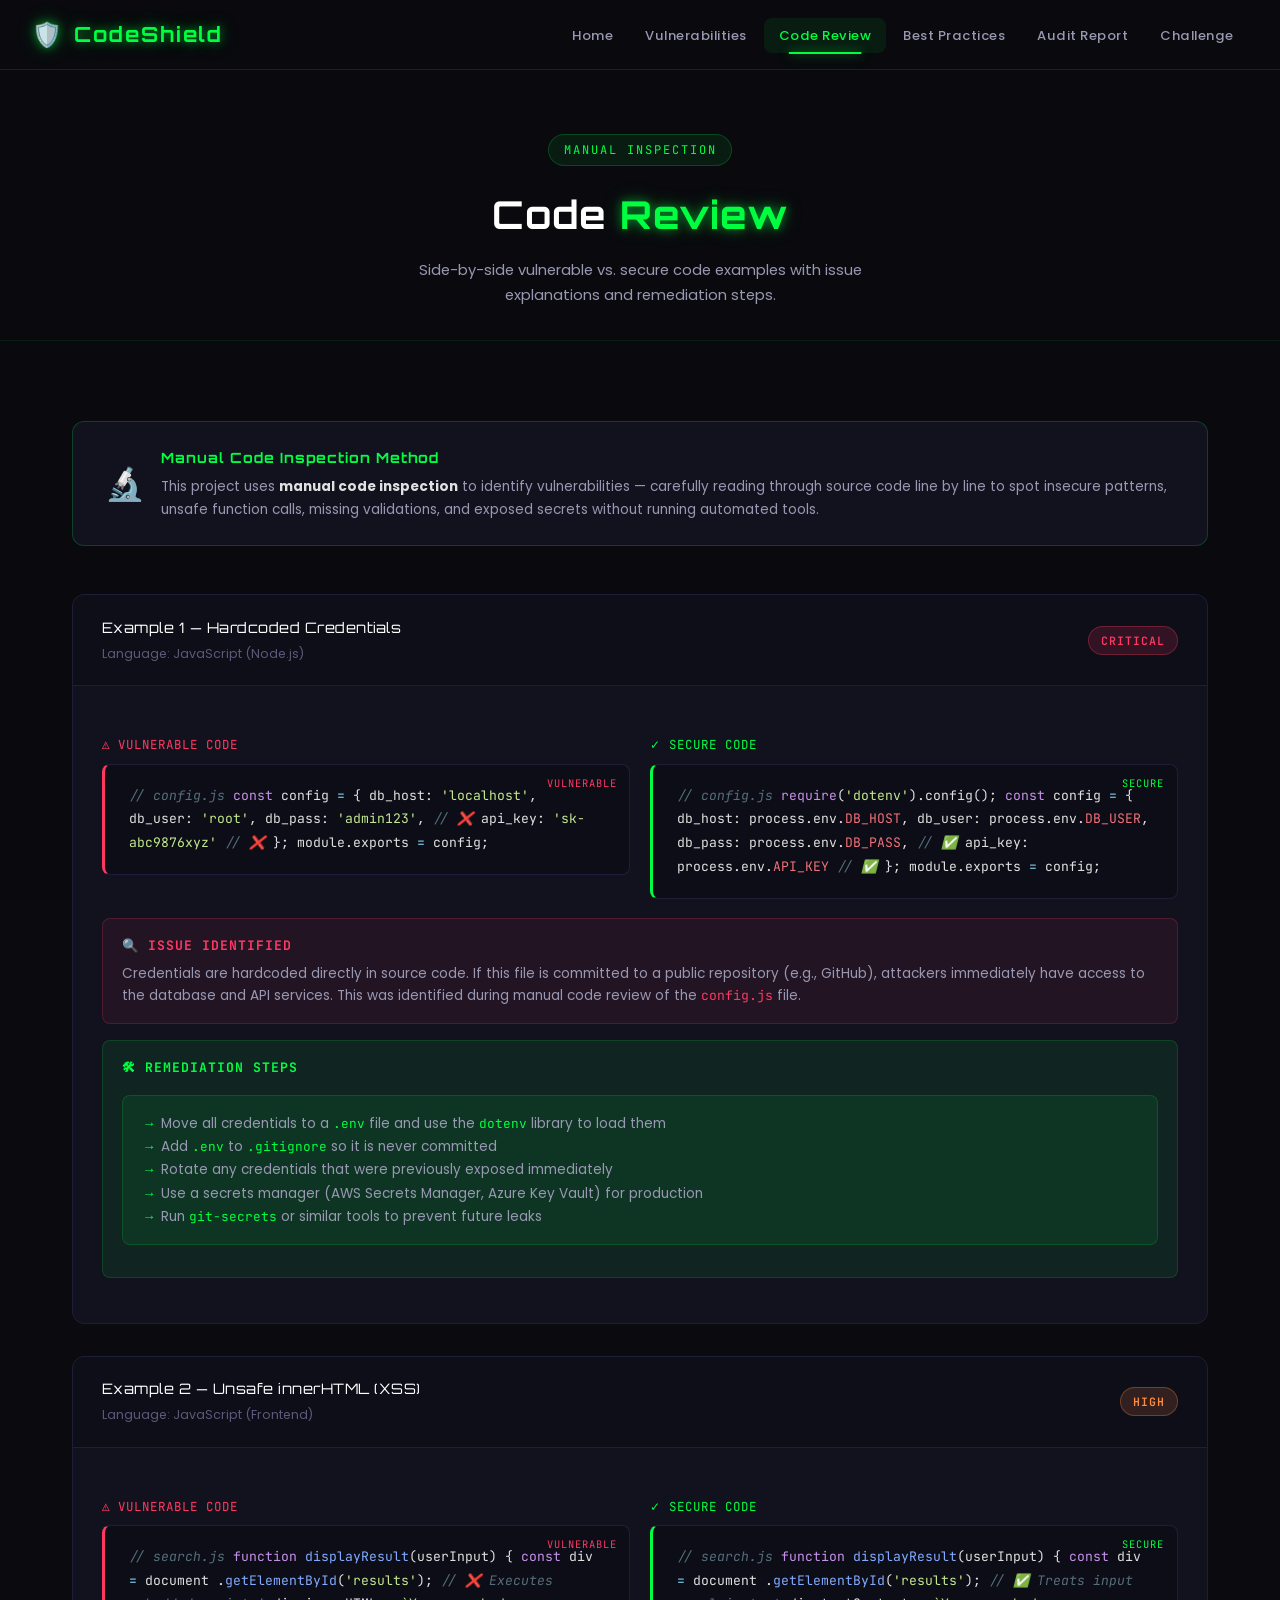
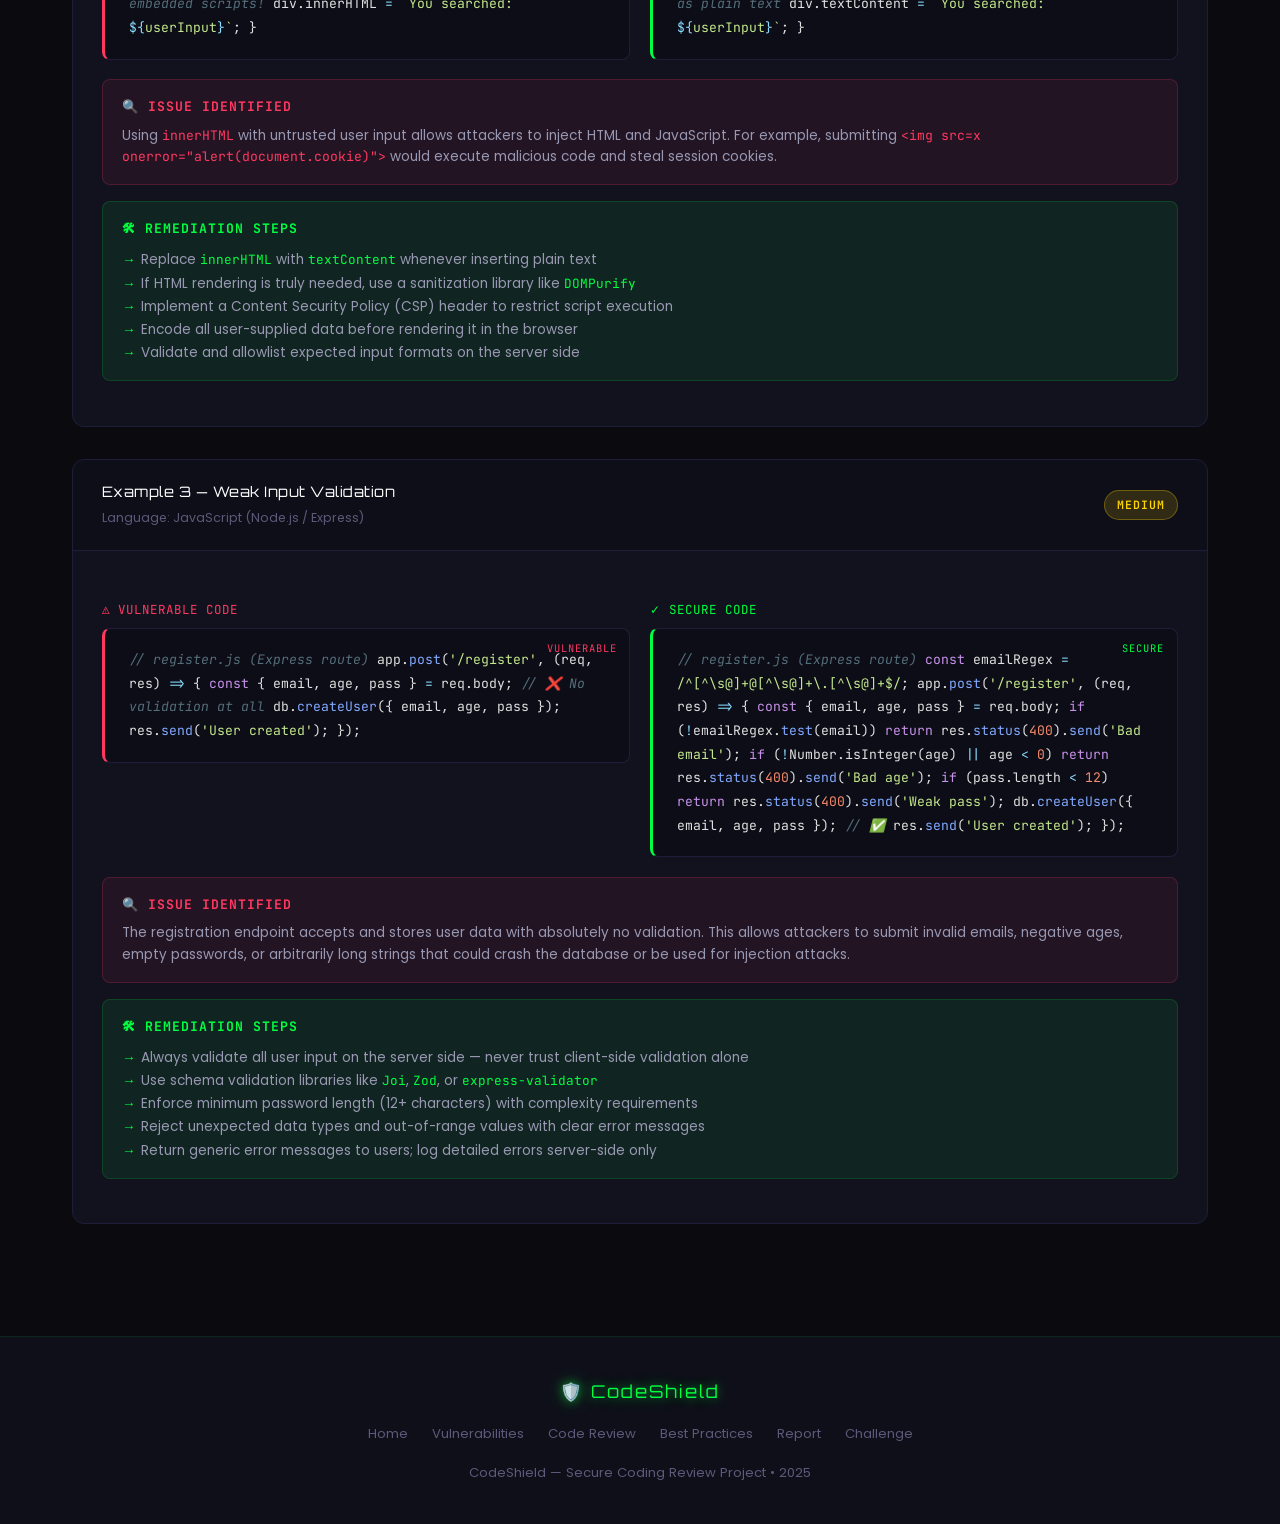
<file: review.html>
<!DOCTYPE html>
<html lang="en">
<head>
  <meta charset="UTF-8" />
  <meta name="viewport" content="width=device-width, initial-scale=1.0" />
  <title>Code Review — CodeShield</title>
  <meta name="description" content="Manually inspected code review examples showing vulnerable vs secure code for hardcoded passwords, unsafe innerHTML, and weak validation." />
  <link rel="stylesheet" href="style.css" />
  <link rel="icon" type="image/svg+xml" href="assets/icons/shield.svg" />
</head>
<body>
  <canvas id="matrix-canvas"></canvas>

  <nav class="navbar" id="navbar">
    <a href="index.html" class="nav-brand">
      <span class="brand-icon">🛡️</span>
      <span>CodeShield</span>
    </a>
    <ul class="nav-links" id="nav-links">
      <li><a href="index.html">Home</a></li>
      <li><a href="vulnerabilities.html">Vulnerabilities</a></li>
      <li><a href="review.html" class="active">Code Review</a></li>
      <li><a href="best-practices.html">Best Practices</a></li>
      <li><a href="report.html">Audit Report</a></li>
      <li><a href="challenge.html">Challenge</a></li>
    </ul>
    <button class="nav-toggle" id="nav-toggle" aria-label="Toggle navigation">
      <span></span><span></span><span></span>
    </button>
  </nav>

  <div class="page-wrapper">
    <div class="page-hero">
      <span class="section-tag">Manual Inspection</span>
      <h1 class="page-hero-title">Code <span>Review</span></h1>
      <p class="page-hero-sub">
        Side-by-side vulnerable vs. secure code examples with issue explanations and remediation steps.
      </p>
    </div>

    <section class="section">

      <!-- MANUAL INSPECTION NOTICE -->
      <div class="review-intro reveal">
        <div class="review-intro-icon">🔬</div>
        <div>
          <h3>Manual Code Inspection Method</h3>
          <p>
            This project uses <strong style="color:var(--text-primary)">manual code inspection</strong> to identify vulnerabilities —
            carefully reading through source code line by line to spot insecure patterns, unsafe function calls,
            missing validations, and exposed secrets without running automated tools.
          </p>
        </div>
      </div>

      <!-- EXAMPLE 1: HARDCODED PASSWORDS -->
      <div class="review-item reveal" id="review-hardcoded">
        <div class="review-item-header">
          <div>
            <div class="review-item-title">Example 1 — Hardcoded Credentials</div>
            <span style="font-size:0.78rem;color:var(--text-muted);">Language: JavaScript (Node.js)</span>
          </div>
          <span class="badge badge-critical">Critical</span>
        </div>
        <div class="review-body">

          <div class="code-comparison">
            <div>
              <p style="font-size:0.78rem;color:var(--accent-red);font-family:var(--font-code);text-transform:uppercase;letter-spacing:1px;margin-bottom:0.5rem;">⚠ Vulnerable Code</p>
              <div class="code-block vulnerable">
                <span class="code-label">vulnerable</span>
<span class="cm">// config.js</span>
<span class="kw">const</span> config <span class="op">=</span> {
  db_host: <span class="str">'localhost'</span>,
  db_user: <span class="str">'root'</span>,
  db_pass: <span class="str">'admin123'</span>,  <span class="cm">// ❌</span>
  api_key: <span class="str">'sk-abc9876xyz'</span> <span class="cm">// ❌</span>
};

module.exports <span class="op">=</span> config;
              </div>
            </div>
            <div>
              <p style="font-size:0.78rem;color:var(--neon-green);font-family:var(--font-code);text-transform:uppercase;letter-spacing:1px;margin-bottom:0.5rem;">✓ Secure Code</p>
              <div class="code-block secure">
                <span class="code-label">secure</span>
<span class="cm">// config.js</span>
<span class="kw">require</span>(<span class="str">'dotenv'</span>).config();

<span class="kw">const</span> config <span class="op">=</span> {
  db_host: process.env.<span class="var">DB_HOST</span>,
  db_user: process.env.<span class="var">DB_USER</span>,
  db_pass: process.env.<span class="var">DB_PASS</span>, <span class="cm">// ✅</span>
  api_key: process.env.<span class="var">API_KEY</span>  <span class="cm">// ✅</span>
};

module.exports <span class="op">=</span> config;
              </div>
            </div>
          </div>

          <div class="issue-box">
            <h4>🔍 Issue Identified</h4>
            <p>
              Credentials are hardcoded directly in source code. If this file is committed to a public
              repository (e.g., GitHub), attackers immediately have access to the database and API services.
              This was identified during manual code review of the <code style="font-family:var(--font-code);color:var(--accent-red);font-size:0.82rem;">config.js</code> file.
            </p>
          </div>

          <div class="remediation-box">
            <h4>🛠 Remediation Steps</h4>
            <ul class="remediation-box ul">
              <li>Move all credentials to a <code style="font-family:var(--font-code);font-size:0.8rem;color:var(--neon-green)">.env</code> file and use the <code style="font-family:var(--font-code);font-size:0.8rem;color:var(--neon-green)">dotenv</code> library to load them</li>
              <li>Add <code style="font-family:var(--font-code);font-size:0.8rem;color:var(--neon-green)">.env</code> to <code style="font-family:var(--font-code);font-size:0.8rem;color:var(--neon-green)">.gitignore</code> so it is never committed</li>
              <li>Rotate any credentials that were previously exposed immediately</li>
              <li>Use a secrets manager (AWS Secrets Manager, Azure Key Vault) for production</li>
              <li>Run <code style="font-family:var(--font-code);font-size:0.8rem;color:var(--neon-green)">git-secrets</code> or similar tools to prevent future leaks</li>
            </ul>
          </div>

        </div>
      </div>

      <!-- EXAMPLE 2: UNSAFE INNERHTML / XSS -->
      <div class="review-item reveal" id="review-xss">
        <div class="review-item-header">
          <div>
            <div class="review-item-title">Example 2 — Unsafe innerHTML (XSS)</div>
            <span style="font-size:0.78rem;color:var(--text-muted);">Language: JavaScript (Frontend)</span>
          </div>
          <span class="badge badge-high">High</span>
        </div>
        <div class="review-body">

          <div class="code-comparison">
            <div>
              <p style="font-size:0.78rem;color:var(--accent-red);font-family:var(--font-code);text-transform:uppercase;letter-spacing:1px;margin-bottom:0.5rem;">⚠ Vulnerable Code</p>
              <div class="code-block vulnerable">
                <span class="code-label">vulnerable</span>
<span class="cm">// search.js</span>
<span class="kw">function</span> <span class="fn">displayResult</span>(userInput) {
  <span class="kw">const</span> div <span class="op">=</span> document
    .<span class="fn">getElementById</span>(<span class="str">'results'</span>);

  <span class="cm">// ❌ Executes embedded scripts!</span>
  div.innerHTML <span class="op">=</span>
    <span class="str">`You searched: <span class="op">${</span>userInput<span class="op">}</span>`</span>;
}
              </div>
            </div>
            <div>
              <p style="font-size:0.78rem;color:var(--neon-green);font-family:var(--font-code);text-transform:uppercase;letter-spacing:1px;margin-bottom:0.5rem;">✓ Secure Code</p>
              <div class="code-block secure">
                <span class="code-label">secure</span>
<span class="cm">// search.js</span>
<span class="kw">function</span> <span class="fn">displayResult</span>(userInput) {
  <span class="kw">const</span> div <span class="op">=</span> document
    .<span class="fn">getElementById</span>(<span class="str">'results'</span>);

  <span class="cm">// ✅ Treats input as plain text</span>
  div.textContent <span class="op">=</span>
    <span class="str">`You searched: <span class="op">${</span>userInput<span class="op">}</span>`</span>;
}
              </div>
            </div>
          </div>

          <div class="issue-box">
            <h4>🔍 Issue Identified</h4>
            <p>
              Using <code style="font-family:var(--font-code);color:var(--accent-red);font-size:0.82rem;">innerHTML</code> with untrusted user input allows attackers to inject
              HTML and JavaScript. For example, submitting
              <code style="font-family:var(--font-code);color:var(--accent-red);font-size:0.82rem;">&lt;img src=x onerror="alert(document.cookie)"&gt;</code>
              would execute malicious code and steal session cookies.
            </p>
          </div>

          <div class="remediation-box">
            <h4>🛠 Remediation Steps</h4>
            <ul>
              <li>Replace <code style="font-family:var(--font-code);font-size:0.8rem;color:var(--neon-green)">innerHTML</code> with <code style="font-family:var(--font-code);font-size:0.8rem;color:var(--neon-green)">textContent</code> whenever inserting plain text</li>
              <li>If HTML rendering is truly needed, use a sanitization library like <code style="font-family:var(--font-code);font-size:0.8rem;color:var(--neon-green)">DOMPurify</code></li>
              <li>Implement a Content Security Policy (CSP) header to restrict script execution</li>
              <li>Encode all user-supplied data before rendering it in the browser</li>
              <li>Validate and allowlist expected input formats on the server side</li>
            </ul>
          </div>

        </div>
      </div>

      <!-- EXAMPLE 3: WEAK VALIDATION -->
      <div class="review-item reveal" id="review-validation">
        <div class="review-item-header">
          <div>
            <div class="review-item-title">Example 3 — Weak Input Validation</div>
            <span style="font-size:0.78rem;color:var(--text-muted);">Language: JavaScript (Node.js / Express)</span>
          </div>
          <span class="badge badge-medium">Medium</span>
        </div>
        <div class="review-body">

          <div class="code-comparison">
            <div>
              <p style="font-size:0.78rem;color:var(--accent-red);font-family:var(--font-code);text-transform:uppercase;letter-spacing:1px;margin-bottom:0.5rem;">⚠ Vulnerable Code</p>
              <div class="code-block vulnerable">
                <span class="code-label">vulnerable</span>
<span class="cm">// register.js (Express route)</span>
app.<span class="fn">post</span>(<span class="str">'/register'</span>, (req, res) <span class="op">=></span> {
  <span class="kw">const</span> { email, age, pass } <span class="op">=</span> req.body;

  <span class="cm">// ❌ No validation at all</span>
  db.<span class="fn">createUser</span>({ email, age, pass });
  res.<span class="fn">send</span>(<span class="str">'User created'</span>);
});
              </div>
            </div>
            <div>
              <p style="font-size:0.78rem;color:var(--neon-green);font-family:var(--font-code);text-transform:uppercase;letter-spacing:1px;margin-bottom:0.5rem;">✓ Secure Code</p>
              <div class="code-block secure">
                <span class="code-label">secure</span>
<span class="cm">// register.js (Express route)</span>
<span class="kw">const</span> emailRegex <span class="op">=</span> <span class="str">/^[^\s@]+@[^\s@]+\.[^\s@]+$/</span>;

app.<span class="fn">post</span>(<span class="str">'/register'</span>, (req, res) <span class="op">=></span> {
  <span class="kw">const</span> { email, age, pass } <span class="op">=</span> req.body;

  <span class="kw">if</span> (<span class="op">!</span>emailRegex.<span class="fn">test</span>(email))
    <span class="kw">return</span> res.<span class="fn">status</span>(<span class="num">400</span>).<span class="fn">send</span>(<span class="str">'Bad email'</span>);

  <span class="kw">if</span> (<span class="op">!</span>Number.isInteger(age) <span class="op">||</span> age <span class="op">&lt;</span> <span class="num">0</span>)
    <span class="kw">return</span> res.<span class="fn">status</span>(<span class="num">400</span>).<span class="fn">send</span>(<span class="str">'Bad age'</span>);

  <span class="kw">if</span> (pass.length <span class="op">&lt;</span> <span class="num">12</span>)
    <span class="kw">return</span> res.<span class="fn">status</span>(<span class="num">400</span>).<span class="fn">send</span>(<span class="str">'Weak pass'</span>);

  db.<span class="fn">createUser</span>({ email, age, pass }); <span class="cm">// ✅</span>
  res.<span class="fn">send</span>(<span class="str">'User created'</span>);
});
              </div>
            </div>
          </div>

          <div class="issue-box">
            <h4>🔍 Issue Identified</h4>
            <p>
              The registration endpoint accepts and stores user data with absolutely no validation.
              This allows attackers to submit invalid emails, negative ages, empty passwords, or
              arbitrarily long strings that could crash the database or be used for injection attacks.
            </p>
          </div>

          <div class="remediation-box">
            <h4>🛠 Remediation Steps</h4>
            <ul>
              <li>Always validate all user input on the server side — never trust client-side validation alone</li>
              <li>Use schema validation libraries like <code style="font-family:var(--font-code);font-size:0.8rem;color:var(--neon-green)">Joi</code>, <code style="font-family:var(--font-code);font-size:0.8rem;color:var(--neon-green)">Zod</code>, or <code style="font-family:var(--font-code);font-size:0.8rem;color:var(--neon-green)">express-validator</code></li>
              <li>Enforce minimum password length (12+ characters) with complexity requirements</li>
              <li>Reject unexpected data types and out-of-range values with clear error messages</li>
              <li>Return generic error messages to users; log detailed errors server-side only</li>
            </ul>
          </div>

        </div>
      </div>

    </section>
  </div>

  <footer class="footer">
    <div class="footer-brand">🛡️ CodeShield</div>
    <div class="footer-links">
      <a href="index.html">Home</a>
      <a href="vulnerabilities.html">Vulnerabilities</a>
      <a href="review.html">Code Review</a>
      <a href="best-practices.html">Best Practices</a>
      <a href="report.html">Report</a>
      <a href="challenge.html">Challenge</a>
    </div>
    <p class="footer-text">CodeShield &mdash; Secure Coding Review Project &bull; 2025</p>
  </footer>

  <script src="script.js"></script>
</body>
</html>
</file>
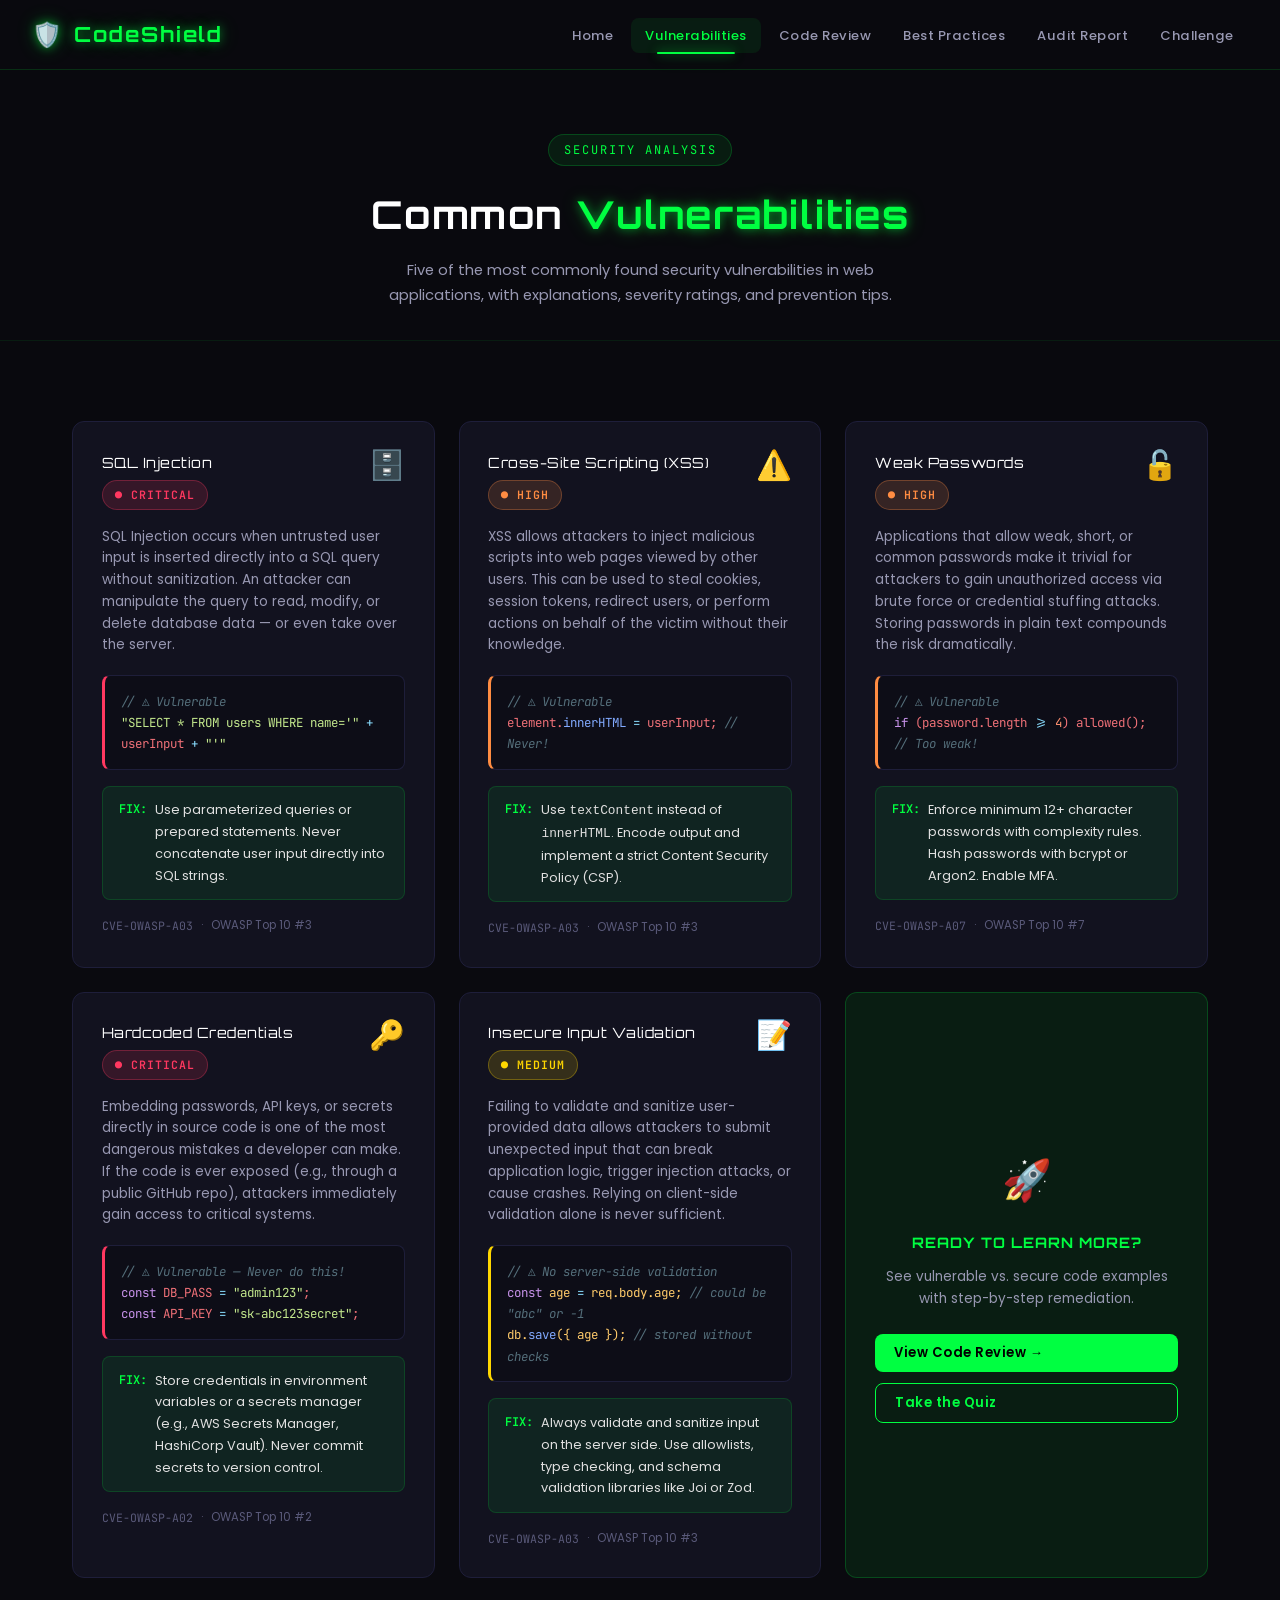
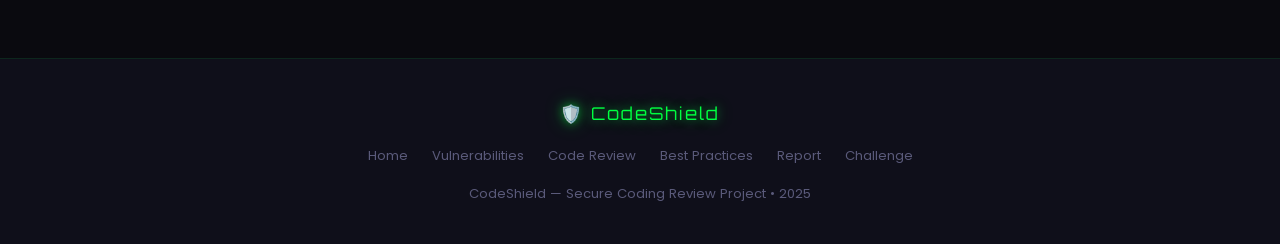
<file: vulnerabilities.html>
<!DOCTYPE html>
<html lang="en">
<head>
  <meta charset="UTF-8" />
  <meta name="viewport" content="width=device-width, initial-scale=1.0" />
  <title>Vulnerabilities — CodeShield</title>
  <meta name="description" content="Explore common web application vulnerabilities including SQL Injection, XSS, weak passwords, hardcoded credentials, and insecure input validation." />
  <link rel="stylesheet" href="style.css" />
  <link rel="icon" type="image/svg+xml" href="assets/icons/shield.svg" />
</head>
<body>
  <canvas id="matrix-canvas"></canvas>

  <!-- NAVBAR -->
  <nav class="navbar" id="navbar">
    <a href="index.html" class="nav-brand">
      <span class="brand-icon">🛡️</span>
      <span>CodeShield</span>
    </a>
    <ul class="nav-links" id="nav-links">
      <li><a href="index.html">Home</a></li>
      <li><a href="vulnerabilities.html" class="active">Vulnerabilities</a></li>
      <li><a href="review.html">Code Review</a></li>
      <li><a href="best-practices.html">Best Practices</a></li>
      <li><a href="report.html">Audit Report</a></li>
      <li><a href="challenge.html">Challenge</a></li>
    </ul>
    <button class="nav-toggle" id="nav-toggle" aria-label="Toggle navigation">
      <span></span><span></span><span></span>
    </button>
  </nav>

  <div class="page-wrapper">
    <!-- PAGE HERO -->
    <div class="page-hero">
      <span class="section-tag">Security Analysis</span>
      <h1 class="page-hero-title">Common <span>Vulnerabilities</span></h1>
      <p class="page-hero-sub">
        Five of the most commonly found security vulnerabilities in web applications,
        with explanations, severity ratings, and prevention tips.
      </p>
    </div>

    <!-- VULNERABILITIES -->
    <section class="section">
      <div class="vuln-grid">

        <!-- SQL INJECTION -->
        <div class="vuln-card reveal reveal-delay-1" id="vuln-sqli">
          <div class="vuln-card-header">
            <div>
              <div class="vuln-title">SQL Injection</div>
              <span class="badge badge-critical">● Critical</span>
            </div>
            <div class="vuln-icon">🗄️</div>
          </div>
          <p class="vuln-desc">
            SQL Injection occurs when untrusted user input is inserted directly into a SQL query
            without sanitization. An attacker can manipulate the query to read, modify, or delete
            database data — or even take over the server.
          </p>
          <div style="margin-bottom:1rem;">
            <div style="background:#0d0d17;border:1px solid var(--border-color);border-left:3px solid var(--accent-red);border-radius:var(--border-radius);padding:0.9rem 1rem;font-family:var(--font-code);font-size:0.78rem;color:#f07178;">
              <span class="cm">// ⚠️ Vulnerable</span><br/>
              <span class="str">"SELECT * FROM users WHERE name='"</span> <span class="op">+</span> userInput <span class="op">+</span> <span class="str">"'"</span>
            </div>
          </div>
          <div class="vuln-tip">
            <span class="tip-label">FIX:</span>
            <span>Use parameterized queries or prepared statements. Never concatenate user input directly into SQL strings.</span>
          </div>
          <div style="margin-top:1rem;display:flex;gap:0.5rem;flex-wrap:wrap;">
            <span style="font-size:0.72rem;color:var(--text-muted);font-family:var(--font-code);">CVE-OWASP-A03</span>
            <span style="font-size:0.72rem;color:var(--text-muted);">·</span>
            <span style="font-size:0.72rem;color:var(--text-muted);">OWASP Top 10 #3</span>
          </div>
        </div>

        <!-- XSS -->
        <div class="vuln-card reveal reveal-delay-2" id="vuln-xss">
          <div class="vuln-card-header">
            <div>
              <div class="vuln-title">Cross-Site Scripting (XSS)</div>
              <span class="badge badge-high">● High</span>
            </div>
            <div class="vuln-icon">⚠️</div>
          </div>
          <p class="vuln-desc">
            XSS allows attackers to inject malicious scripts into web pages viewed by other users.
            This can be used to steal cookies, session tokens, redirect users, or perform actions
            on behalf of the victim without their knowledge.
          </p>
          <div style="margin-bottom:1rem;">
            <div style="background:#0d0d17;border:1px solid var(--border-color);border-left:3px solid var(--accent-orange);border-radius:var(--border-radius);padding:0.9rem 1rem;font-family:var(--font-code);font-size:0.78rem;color:#f07178;">
              <span class="cm">// ⚠️ Vulnerable</span><br/>
              element.<span class="fn">innerHTML</span> <span class="op">=</span> userInput;<span class="cm"> // Never!</span>
            </div>
          </div>
          <div class="vuln-tip">
            <span class="tip-label">FIX:</span>
            <span>Use <code>textContent</code> instead of <code>innerHTML</code>. Encode output and implement a strict Content Security Policy (CSP).</span>
          </div>
          <div style="margin-top:1rem;display:flex;gap:0.5rem;flex-wrap:wrap;">
            <span style="font-size:0.72rem;color:var(--text-muted);font-family:var(--font-code);">CVE-OWASP-A03</span>
            <span style="font-size:0.72rem;color:var(--text-muted);">·</span>
            <span style="font-size:0.72rem;color:var(--text-muted);">OWASP Top 10 #3</span>
          </div>
        </div>

        <!-- WEAK PASSWORDS -->
        <div class="vuln-card reveal reveal-delay-3" id="vuln-weakpass">
          <div class="vuln-card-header">
            <div>
              <div class="vuln-title">Weak Passwords</div>
              <span class="badge badge-high">● High</span>
            </div>
            <div class="vuln-icon">🔓</div>
          </div>
          <p class="vuln-desc">
            Applications that allow weak, short, or common passwords make it trivial for attackers
            to gain unauthorized access via brute force or credential stuffing attacks. Storing
            passwords in plain text compounds the risk dramatically.
          </p>
          <div style="margin-bottom:1rem;">
            <div style="background:#0d0d17;border:1px solid var(--border-color);border-left:3px solid var(--accent-orange);border-radius:var(--border-radius);padding:0.9rem 1rem;font-family:var(--font-code);font-size:0.78rem;color:#f07178;">
              <span class="cm">// ⚠️ Vulnerable</span><br/>
              <span class="kw">if</span> (password.length <span class="op">>=</span> <span class="num">4</span>) allowed();<span class="cm"> // Too weak!</span>
            </div>
          </div>
          <div class="vuln-tip">
            <span class="tip-label">FIX:</span>
            <span>Enforce minimum 12+ character passwords with complexity rules. Hash passwords with bcrypt or Argon2. Enable MFA.</span>
          </div>
          <div style="margin-top:1rem;display:flex;gap:0.5rem;flex-wrap:wrap;">
            <span style="font-size:0.72rem;color:var(--text-muted);font-family:var(--font-code);">CVE-OWASP-A07</span>
            <span style="font-size:0.72rem;color:var(--text-muted);">·</span>
            <span style="font-size:0.72rem;color:var(--text-muted);">OWASP Top 10 #7</span>
          </div>
        </div>

        <!-- HARDCODED CREDENTIALS -->
        <div class="vuln-card reveal reveal-delay-1" id="vuln-hardcode">
          <div class="vuln-card-header">
            <div>
              <div class="vuln-title">Hardcoded Credentials</div>
              <span class="badge badge-critical">● Critical</span>
            </div>
            <div class="vuln-icon">🔑</div>
          </div>
          <p class="vuln-desc">
            Embedding passwords, API keys, or secrets directly in source code is one of the most
            dangerous mistakes a developer can make. If the code is ever exposed (e.g., through
            a public GitHub repo), attackers immediately gain access to critical systems.
          </p>
          <div style="margin-bottom:1rem;">
            <div style="background:#0d0d17;border:1px solid var(--border-color);border-left:3px solid var(--accent-red);border-radius:var(--border-radius);padding:0.9rem 1rem;font-family:var(--font-code);font-size:0.78rem;color:#f07178;">
              <span class="cm">// ⚠️ Vulnerable — Never do this!</span><br/>
              <span class="kw">const</span> DB_PASS <span class="op">=</span> <span class="str">"admin123"</span>;<br/>
              <span class="kw">const</span> API_KEY <span class="op">=</span> <span class="str">"sk-abc123secret"</span>;
            </div>
          </div>
          <div class="vuln-tip">
            <span class="tip-label">FIX:</span>
            <span>Store credentials in environment variables or a secrets manager (e.g., AWS Secrets Manager, HashiCorp Vault). Never commit secrets to version control.</span>
          </div>
          <div style="margin-top:1rem;display:flex;gap:0.5rem;flex-wrap:wrap;">
            <span style="font-size:0.72rem;color:var(--text-muted);font-family:var(--font-code);">CVE-OWASP-A02</span>
            <span style="font-size:0.72rem;color:var(--text-muted);">·</span>
            <span style="font-size:0.72rem;color:var(--text-muted);">OWASP Top 10 #2</span>
          </div>
        </div>

        <!-- INSECURE INPUT VALIDATION -->
        <div class="vuln-card reveal reveal-delay-2" id="vuln-input">
          <div class="vuln-card-header">
            <div>
              <div class="vuln-title">Insecure Input Validation</div>
              <span class="badge badge-medium">● Medium</span>
            </div>
            <div class="vuln-icon">📝</div>
          </div>
          <p class="vuln-desc">
            Failing to validate and sanitize user-provided data allows attackers to submit
            unexpected input that can break application logic, trigger injection attacks, or
            cause crashes. Relying on client-side validation alone is never sufficient.
          </p>
          <div style="margin-bottom:1rem;">
            <div style="background:#0d0d17;border:1px solid var(--border-color);border-left:3px solid var(--accent-yellow);border-radius:var(--border-radius);padding:0.9rem 1rem;font-family:var(--font-code);font-size:0.78rem;color:#ffcb6b;">
              <span class="cm">// ⚠️ No server-side validation</span><br/>
              <span class="kw">const</span> age <span class="op">=</span> req.body.age; <span class="cm">// could be "abc" or -1</span><br/>
              db.<span class="fn">save</span>({ age }); <span class="cm">// stored without checks</span>
            </div>
          </div>
          <div class="vuln-tip">
            <span class="tip-label">FIX:</span>
            <span>Always validate and sanitize input on the server side. Use allowlists, type checking, and schema validation libraries like Joi or Zod.</span>
          </div>
          <div style="margin-top:1rem;display:flex;gap:0.5rem;flex-wrap:wrap;">
            <span style="font-size:0.72rem;color:var(--text-muted);font-family:var(--font-code);">CVE-OWASP-A03</span>
            <span style="font-size:0.72rem;color:var(--text-muted);">·</span>
            <span style="font-size:0.72rem;color:var(--text-muted);">OWASP Top 10 #3</span>
          </div>
        </div>

        <!-- CTA CARD -->
        <div class="vuln-card reveal reveal-delay-3" style="display:flex;flex-direction:column;align-items:center;justify-content:center;text-align:center;min-height:280px;background:var(--neon-green-faint);border-color:rgba(0,255,65,0.2);">
          <span style="font-size:2.5rem;margin-bottom:1rem;">🚀</span>
          <h3 style="font-family:var(--font-heading);font-size:0.9rem;color:var(--neon-green);letter-spacing:1px;margin-bottom:0.7rem;">READY TO LEARN MORE?</h3>
          <p style="color:var(--text-secondary);font-size:0.85rem;margin-bottom:1.5rem;line-height:1.6;">
            See vulnerable vs. secure code examples with step-by-step remediation.
          </p>
          <div style="display:flex;flex-direction:column;gap:0.7rem;width:100%;">
            <a href="review.html" class="btn btn-primary btn-sm" id="btn-code-review">View Code Review →</a>
            <a href="challenge.html" class="btn btn-outline btn-sm" id="btn-quiz">Take the Quiz</a>
          </div>
        </div>

      </div>
    </section>
  </div>

  <footer class="footer">
    <div class="footer-brand">🛡️ CodeShield</div>
    <div class="footer-links">
      <a href="index.html">Home</a>
      <a href="vulnerabilities.html">Vulnerabilities</a>
      <a href="review.html">Code Review</a>
      <a href="best-practices.html">Best Practices</a>
      <a href="report.html">Report</a>
      <a href="challenge.html">Challenge</a>
    </div>
    <p class="footer-text">CodeShield &mdash; Secure Coding Review Project &bull; 2025</p>
  </footer>

  <script src="script.js"></script>
</body>
</html>
</file>
<file: style.css>
/* ============================================
   CodeShield - Main Stylesheet
   Cybersecurity Secure Coding Review Project
   ============================================ */

@import url('https://fonts.googleapis.com/css2?family=Orbitron:wght@400;500;600;700;800&family=Poppins:wght@300;400;500;600;700&family=JetBrains+Mono:wght@400;500&display=swap');

/* ============ CSS VARIABLES ============ */
:root {
  --bg-primary: #0a0a0f;
  --bg-secondary: #0f0f1a;
  --bg-card: #12121f;
  --bg-card-hover: #1a1a2e;
  --border-color: #1e1e3a;
  --border-glow: #00ff41;

  --neon-green: #00ff41;
  --neon-green-dim: #00cc34;
  --neon-green-faint: rgba(0, 255, 65, 0.08);
  --neon-green-glow: 0 0 10px rgba(0, 255, 65, 0.5), 0 0 20px rgba(0, 255, 65, 0.3);
  --neon-green-glow-strong: 0 0 15px rgba(0, 255, 65, 0.7), 0 0 30px rgba(0, 255, 65, 0.4), 0 0 60px rgba(0, 255, 65, 0.2);

  --accent-red: #ff3860;
  --accent-yellow: #ffd700;
  --accent-blue: #4fc3f7;
  --accent-orange: #ff8c42;

  --text-primary: #e0e0e0;
  --text-secondary: #9898b2;
  --text-muted: #5a5a7a;
  --text-white: #ffffff;

  --font-heading: 'Orbitron', monospace;
  --font-body: 'Poppins', sans-serif;
  --font-code: 'JetBrains Mono', monospace;

  --navbar-height: 70px;
  --border-radius: 8px;
  --border-radius-lg: 12px;
  --transition: all 0.3s ease;
  --transition-fast: all 0.15s ease;
}

/* ============ RESET & BASE ============ */
*, *::before, *::after {
  margin: 0;
  padding: 0;
  box-sizing: border-box;
}

html {
  scroll-behavior: smooth;
}

body {
  font-family: var(--font-body);
  background-color: var(--bg-primary);
  color: var(--text-primary);
  line-height: 1.7;
  min-height: 100vh;
  overflow-x: hidden;
}

a {
  text-decoration: none;
  color: inherit;
  transition: var(--transition);
}

ul { list-style: none; }

img { max-width: 100%; display: block; }

/* ============ SCROLLBAR ============ */
::-webkit-scrollbar {
  width: 6px;
}
::-webkit-scrollbar-track {
  background: var(--bg-secondary);
}
::-webkit-scrollbar-thumb {
  background: var(--neon-green-dim);
  border-radius: 3px;
}
::-webkit-scrollbar-thumb:hover {
  background: var(--neon-green);
}

/* ============ MATRIX CANVAS ============ */
#matrix-canvas {
  position: fixed;
  top: 0;
  left: 0;
  width: 100%;
  height: 100%;
  z-index: 0;
  opacity: 0.04;
  pointer-events: none;
}

/* ============ NAVBAR ============ */
.navbar {
  position: fixed;
  top: 0;
  left: 0;
  right: 0;
  height: var(--navbar-height);
  background: rgba(10, 10, 15, 0.92);
  backdrop-filter: blur(12px);
  -webkit-backdrop-filter: blur(12px);
  border-bottom: 1px solid rgba(0, 255, 65, 0.15);
  z-index: 1000;
  display: flex;
  align-items: center;
  padding: 0 2rem;
  justify-content: space-between;
}

.nav-brand {
  display: flex;
  align-items: center;
  gap: 0.6rem;
  font-family: var(--font-heading);
  font-size: 1.3rem;
  font-weight: 700;
  color: var(--neon-green);
  text-shadow: var(--neon-green-glow);
  letter-spacing: 2px;
}

.nav-brand .brand-icon {
  font-size: 1.5rem;
}

.nav-links {
  display: flex;
  align-items: center;
  gap: 0.2rem;
}

.nav-links a {
  padding: 0.5rem 0.9rem;
  font-size: 0.82rem;
  font-weight: 500;
  color: var(--text-secondary);
  border-radius: var(--border-radius);
  position: relative;
  letter-spacing: 0.5px;
  transition: var(--transition);
}

.nav-links a:hover,
.nav-links a.active {
  color: var(--neon-green);
  background: var(--neon-green-faint);
}

.nav-links a.active::after {
  content: '';
  position: absolute;
  bottom: -1px;
  left: 50%;
  transform: translateX(-50%);
  width: 60%;
  height: 2px;
  background: var(--neon-green);
  border-radius: 1px;
  box-shadow: var(--neon-green-glow);
}

.nav-toggle {
  display: none;
  flex-direction: column;
  gap: 5px;
  cursor: pointer;
  padding: 0.5rem;
  background: none;
  border: none;
}

.nav-toggle span {
  display: block;
  width: 24px;
  height: 2px;
  background: var(--neon-green);
  border-radius: 2px;
  transition: var(--transition);
}

/* ============ PAGE WRAPPER ============ */
.page-wrapper {
  position: relative;
  z-index: 1;
  padding-top: var(--navbar-height);
}

/* ============ SECTION LAYOUT ============ */
.section {
  padding: 80px 2rem;
  max-width: 1200px;
  margin: 0 auto;
}

.section-header {
  text-align: center;
  margin-bottom: 60px;
}

.section-tag {
  display: inline-block;
  font-family: var(--font-code);
  font-size: 0.75rem;
  color: var(--neon-green);
  background: var(--neon-green-faint);
  border: 1px solid rgba(0, 255, 65, 0.2);
  padding: 0.3rem 0.9rem;
  border-radius: 20px;
  letter-spacing: 2px;
  margin-bottom: 1rem;
  text-transform: uppercase;
}

.section-title {
  font-family: var(--font-heading);
  font-size: 2rem;
  font-weight: 700;
  color: var(--text-white);
  margin-bottom: 1rem;
  letter-spacing: 1px;
}

.section-title span {
  color: var(--neon-green);
  text-shadow: var(--neon-green-glow);
}

.section-subtitle {
  color: var(--text-secondary);
  font-size: 0.95rem;
  max-width: 550px;
  margin: 0 auto;
}

.section-divider {
  width: 60px;
  height: 3px;
  background: linear-gradient(90deg, transparent, var(--neon-green), transparent);
  margin: 1.2rem auto 0;
  border-radius: 2px;
}

/* ============ BUTTONS ============ */
.btn {
  display: inline-flex;
  align-items: center;
  gap: 0.5rem;
  padding: 0.75rem 1.8rem;
  font-family: var(--font-body);
  font-size: 0.9rem;
  font-weight: 600;
  border-radius: var(--border-radius);
  border: none;
  cursor: pointer;
  transition: var(--transition);
  letter-spacing: 0.5px;
  position: relative;
  overflow: hidden;
}

.btn-primary {
  background: var(--neon-green);
  color: #000;
}

.btn-primary:hover {
  background: #00dd38;
  box-shadow: var(--neon-green-glow-strong);
  transform: translateY(-2px);
}

.btn-outline {
  background: transparent;
  color: var(--neon-green);
  border: 1.5px solid var(--neon-green);
}

.btn-outline:hover {
  background: var(--neon-green-faint);
  box-shadow: var(--neon-green-glow);
  transform: translateY(-2px);
}

.btn-sm {
  padding: 0.5rem 1.2rem;
  font-size: 0.82rem;
}

/* ============ CARDS ============ */
.card {
  background: var(--bg-card);
  border: 1px solid var(--border-color);
  border-radius: var(--border-radius-lg);
  padding: 1.8rem;
  transition: var(--transition);
  position: relative;
  overflow: hidden;
}

.card::before {
  content: '';
  position: absolute;
  top: 0;
  left: 0;
  right: 0;
  height: 2px;
  background: linear-gradient(90deg, transparent, var(--neon-green), transparent);
  opacity: 0;
  transition: var(--transition);
}

.card:hover {
  border-color: rgba(0, 255, 65, 0.3);
  background: var(--bg-card-hover);
  transform: translateY(-4px);
  box-shadow: 0 8px 30px rgba(0, 255, 65, 0.08);
}

.card:hover::before {
  opacity: 1;
}

/* ============ SEVERITY BADGES ============ */
.badge {
  display: inline-flex;
  align-items: center;
  gap: 0.3rem;
  padding: 0.25rem 0.75rem;
  border-radius: 20px;
  font-size: 0.72rem;
  font-weight: 600;
  font-family: var(--font-code);
  letter-spacing: 1px;
  text-transform: uppercase;
}

.badge-critical {
  background: rgba(255, 56, 96, 0.15);
  color: var(--accent-red);
  border: 1px solid rgba(255, 56, 96, 0.3);
}

.badge-high {
  background: rgba(255, 140, 66, 0.15);
  color: var(--accent-orange);
  border: 1px solid rgba(255, 140, 66, 0.3);
}

.badge-medium {
  background: rgba(255, 215, 0, 0.15);
  color: var(--accent-yellow);
  border: 1px solid rgba(255, 215, 0, 0.3);
}

.badge-low {
  background: rgba(0, 255, 65, 0.15);
  color: var(--neon-green);
  border: 1px solid rgba(0, 255, 65, 0.3);
}

/* ============ CODE BLOCKS ============ */
.code-block {
  background: #0d0d17;
  border: 1px solid var(--border-color);
  border-radius: var(--border-radius);
  padding: 1.2rem 1.5rem;
  font-family: var(--font-code);
  font-size: 0.82rem;
  line-height: 1.8;
  overflow-x: auto;
  position: relative;
}

.code-block .code-label {
  position: absolute;
  top: 0.6rem;
  right: 0.8rem;
  font-size: 0.65rem;
  text-transform: uppercase;
  letter-spacing: 1px;
  font-family: var(--font-code);
  color: var(--text-muted);
}

.code-block.vulnerable {
  border-left: 3px solid var(--accent-red);
}

.code-block.vulnerable .code-label { color: var(--accent-red); }

.code-block.secure {
  border-left: 3px solid var(--neon-green);
}

.code-block.secure .code-label { color: var(--neon-green); }

/* Syntax colors */
.kw   { color: #c792ea; }
.fn   { color: #82aaff; }
.str  { color: #c3e88d; }
.cm   { color: #546e7a; font-style: italic; }
.var  { color: #f07178; }
.num  { color: #f78c6c; }
.op   { color: #89ddff; }
.tag  { color: #f07178; }
.attr { color: #ffcb6b; }

/* ============ FOOTER ============ */
.footer {
  background: var(--bg-secondary);
  border-top: 1px solid rgba(0, 255, 65, 0.1);
  padding: 2.5rem 2rem;
  text-align: center;
  position: relative;
  z-index: 1;
}

.footer-brand {
  font-family: var(--font-heading);
  font-size: 1.1rem;
  color: var(--neon-green);
  text-shadow: var(--neon-green-glow);
  letter-spacing: 2px;
  margin-bottom: 0.5rem;
}

.footer-text {
  color: var(--text-muted);
  font-size: 0.82rem;
}

.footer-links {
  display: flex;
  justify-content: center;
  gap: 1.5rem;
  margin: 1rem 0;
  flex-wrap: wrap;
}

.footer-links a {
  color: var(--text-muted);
  font-size: 0.82rem;
  transition: var(--transition);
}

.footer-links a:hover {
  color: var(--neon-green);
}

/* ============ ANIMATIONS ============ */
@keyframes fadeInUp {
  from { opacity: 0; transform: translateY(30px); }
  to   { opacity: 1; transform: translateY(0); }
}

@keyframes fadeIn {
  from { opacity: 0; }
  to   { opacity: 1; }
}

@keyframes glow-pulse {
  0%, 100% { text-shadow: var(--neon-green-glow); }
  50%       { text-shadow: var(--neon-green-glow-strong); }
}

@keyframes blink {
  0%, 100% { opacity: 1; }
  50%       { opacity: 0; }
}

@keyframes scanline {
  0%   { transform: translateY(-100%); }
  100% { transform: translateY(100vh); }
}

.animate-up   { animation: fadeInUp 0.6s ease forwards; }
.animate-in   { animation: fadeIn 0.5s ease forwards; }

/* ============ HERO (index) ============ */
.hero {
  min-height: calc(100vh - var(--navbar-height));
  display: flex;
  align-items: center;
  justify-content: center;
  text-align: center;
  padding: 2rem;
  position: relative;
  z-index: 1;
}

.hero-content {
  max-width: 720px;
}

.hero-badge {
  display: inline-flex;
  align-items: center;
  gap: 0.5rem;
  font-family: var(--font-code);
  font-size: 0.75rem;
  color: var(--neon-green);
  background: var(--neon-green-faint);
  border: 1px solid rgba(0, 255, 65, 0.25);
  padding: 0.4rem 1rem;
  border-radius: 20px;
  letter-spacing: 2px;
  margin-bottom: 1.8rem;
  text-transform: uppercase;
}

.hero-badge .dot {
  width: 6px;
  height: 6px;
  border-radius: 50%;
  background: var(--neon-green);
  box-shadow: var(--neon-green-glow);
  animation: blink 1.5s infinite;
}

.hero-title {
  font-family: var(--font-heading);
  font-size: clamp(2.8rem, 7vw, 5rem);
  font-weight: 800;
  color: var(--text-white);
  line-height: 1.1;
  letter-spacing: 3px;
  margin-bottom: 1rem;
  animation: glow-pulse 3s ease-in-out infinite;
}

.hero-title .highlight {
  color: var(--neon-green);
  text-shadow: var(--neon-green-glow-strong);
}

.hero-subtitle {
  font-family: var(--font-heading);
  font-size: 0.9rem;
  font-weight: 500;
  color: var(--text-secondary);
  letter-spacing: 4px;
  text-transform: uppercase;
  margin-bottom: 1.5rem;
}

.hero-description {
  color: var(--text-secondary);
  font-size: 1rem;
  max-width: 520px;
  margin: 0 auto 2.5rem;
  line-height: 1.8;
}

.hero-buttons {
  display: flex;
  gap: 1rem;
  justify-content: center;
  flex-wrap: wrap;
  margin-bottom: 3.5rem;
}

.hero-stats {
  display: flex;
  gap: 2.5rem;
  justify-content: center;
  flex-wrap: wrap;
  padding-top: 2rem;
  border-top: 1px solid var(--border-color);
}

.stat-item {
  text-align: center;
}

.stat-number {
  font-family: var(--font-heading);
  font-size: 1.6rem;
  font-weight: 700;
  color: var(--neon-green);
  text-shadow: var(--neon-green-glow);
  display: block;
}

.stat-label {
  font-size: 0.75rem;
  color: var(--text-muted);
  text-transform: uppercase;
  letter-spacing: 1px;
}

/* ============ FEATURES GRID (index) ============ */
.features-grid {
  display: grid;
  grid-template-columns: repeat(auto-fit, minmax(220px, 1fr));
  gap: 1.5rem;
}

.feature-card {
  background: var(--bg-card);
  border: 1px solid var(--border-color);
  border-radius: var(--border-radius-lg);
  padding: 1.8rem 1.5rem;
  text-align: center;
  transition: var(--transition);
  cursor: default;
}

.feature-card:hover {
  border-color: rgba(0, 255, 65, 0.3);
  transform: translateY(-5px);
  box-shadow: 0 8px 30px rgba(0, 255, 65, 0.07);
}

.feature-icon {
  font-size: 2rem;
  margin-bottom: 1rem;
  display: block;
}

.feature-title {
  font-family: var(--font-heading);
  font-size: 0.85rem;
  color: var(--text-white);
  margin-bottom: 0.5rem;
  letter-spacing: 0.5px;
}

.feature-desc {
  font-size: 0.82rem;
  color: var(--text-secondary);
  line-height: 1.6;
}

/* ============ VULNERABILITY CARDS ============ */
.vuln-grid {
  display: grid;
  grid-template-columns: repeat(auto-fit, minmax(300px, 1fr));
  gap: 1.5rem;
}

.vuln-card {
  background: var(--bg-card);
  border: 1px solid var(--border-color);
  border-radius: var(--border-radius-lg);
  padding: 1.8rem;
  transition: var(--transition);
  position: relative;
  overflow: hidden;
}

.vuln-card::after {
  content: '';
  position: absolute;
  inset: 0;
  background: linear-gradient(135deg, rgba(0,255,65,0.03) 0%, transparent 60%);
  opacity: 0;
  transition: var(--transition);
}

.vuln-card:hover {
  border-color: rgba(0, 255, 65, 0.3);
  transform: translateY(-5px);
  box-shadow: 0 10px 35px rgba(0, 0, 0, 0.3);
}

.vuln-card:hover::after {
  opacity: 1;
}

.vuln-card-header {
  display: flex;
  align-items: flex-start;
  justify-content: space-between;
  gap: 0.8rem;
  margin-bottom: 1rem;
}

.vuln-icon {
  font-size: 1.8rem;
  line-height: 1;
}

.vuln-title {
  font-family: var(--font-heading);
  font-size: 0.88rem;
  color: var(--text-white);
  letter-spacing: 0.5px;
  margin-bottom: 0.3rem;
}

.vuln-desc {
  color: var(--text-secondary);
  font-size: 0.85rem;
  line-height: 1.6;
  margin-bottom: 1.2rem;
}

.vuln-tip {
  background: var(--neon-green-faint);
  border: 1px solid rgba(0, 255, 65, 0.15);
  border-radius: var(--border-radius);
  padding: 0.8rem 1rem;
  font-size: 0.8rem;
  color: var(--text-primary);
  display: flex;
  align-items: flex-start;
  gap: 0.5rem;
}

.vuln-tip .tip-label {
  color: var(--neon-green);
  font-weight: 600;
  white-space: nowrap;
  font-family: var(--font-code);
  font-size: 0.75rem;
}

/* ============ CODE REVIEW PAGE ============ */
.review-intro {
  background: var(--bg-card);
  border: 1px solid rgba(0, 255, 65, 0.2);
  border-radius: var(--border-radius-lg);
  padding: 1.5rem 2rem;
  display: flex;
  align-items: center;
  gap: 1rem;
  margin-bottom: 3rem;
}

.review-intro-icon {
  font-size: 2rem;
  flex-shrink: 0;
}

.review-intro h3 {
  font-family: var(--font-heading);
  font-size: 0.88rem;
  color: var(--neon-green);
  letter-spacing: 1px;
  margin-bottom: 0.3rem;
}

.review-intro p {
  font-size: 0.85rem;
  color: var(--text-secondary);
}

.review-item {
  background: var(--bg-card);
  border: 1px solid var(--border-color);
  border-radius: var(--border-radius-lg);
  overflow: hidden;
  margin-bottom: 2rem;
  transition: var(--transition);
}

.review-item:hover {
  border-color: rgba(0, 255, 65, 0.2);
}

.review-item-header {
  background: rgba(0,0,0,0.2);
  padding: 1.2rem 1.8rem;
  display: flex;
  align-items: center;
  justify-content: space-between;
  gap: 1rem;
  border-bottom: 1px solid var(--border-color);
}

.review-item-title {
  font-family: var(--font-heading);
  font-size: 0.9rem;
  color: var(--text-white);
  letter-spacing: 0.5px;
}

.review-body {
  padding: 1.8rem;
}

.code-comparison {
  display: grid;
  grid-template-columns: 1fr 1fr;
  gap: 1.2rem;
  margin: 1.2rem 0;
}

@media (max-width: 768px) {
  .code-comparison { grid-template-columns: 1fr; }
}

.issue-box {
  background: rgba(255, 56, 96, 0.07);
  border: 1px solid rgba(255, 56, 96, 0.2);
  border-radius: var(--border-radius);
  padding: 1rem 1.2rem;
  margin: 1rem 0;
}

.issue-box h4 {
  color: var(--accent-red);
  font-size: 0.82rem;
  font-family: var(--font-code);
  text-transform: uppercase;
  letter-spacing: 1px;
  margin-bottom: 0.4rem;
}

.issue-box p {
  font-size: 0.85rem;
  color: var(--text-secondary);
  line-height: 1.6;
}

.remediation-box {
  background: var(--neon-green-faint);
  border: 1px solid rgba(0, 255, 65, 0.15);
  border-radius: var(--border-radius);
  padding: 1rem 1.2rem;
  margin: 1rem 0;
}

.remediation-box h4 {
  color: var(--neon-green);
  font-size: 0.82rem;
  font-family: var(--font-code);
  text-transform: uppercase;
  letter-spacing: 1px;
  margin-bottom: 0.5rem;
}

.remediation-box ul {
  list-style: none;
}

.remediation-box li {
  font-size: 0.85rem;
  color: var(--text-secondary);
  line-height: 1.7;
  padding-left: 1.2rem;
  position: relative;
}

.remediation-box li::before {
  content: '→';
  position: absolute;
  left: 0;
  color: var(--neon-green);
}

/* ============ BEST PRACTICES PAGE ============ */
.practices-grid {
  display: grid;
  grid-template-columns: repeat(auto-fit, minmax(280px, 1fr));
  gap: 1.5rem;
}

.practice-card {
  background: var(--bg-card);
  border: 1px solid var(--border-color);
  border-radius: var(--border-radius-lg);
  padding: 2rem;
  transition: var(--transition);
  position: relative;
  overflow: hidden;
}

.practice-card::before {
  content: '';
  position: absolute;
  top: 0;
  left: 0;
  right: 0;
  height: 3px;
  background: linear-gradient(90deg, var(--neon-green), transparent);
  opacity: 0;
  transition: var(--transition);
}

.practice-card:hover {
  border-color: rgba(0, 255, 65, 0.25);
  transform: translateY(-4px);
  box-shadow: 0 8px 28px rgba(0, 255, 65, 0.06);
}

.practice-card:hover::before {
  opacity: 1;
}

.practice-icon {
  font-size: 2.2rem;
  margin-bottom: 1rem;
  display: block;
}

.practice-title {
  font-family: var(--font-heading);
  font-size: 0.9rem;
  color: var(--text-white);
  letter-spacing: 0.5px;
  margin-bottom: 0.7rem;
}

.practice-desc {
  font-size: 0.85rem;
  color: var(--text-secondary);
  line-height: 1.7;
  margin-bottom: 1rem;
}

.practice-points {
  list-style: none;
}

.practice-points li {
  font-size: 0.8rem;
  color: var(--text-secondary);
  padding: 0.2rem 0;
  padding-left: 1.2rem;
  position: relative;
}

.practice-points li::before {
  content: '✓';
  position: absolute;
  left: 0;
  color: var(--neon-green);
  font-weight: 700;
}

/* ============ AUDIT REPORT PAGE ============ */
.report-summary {
  display: grid;
  grid-template-columns: repeat(auto-fit, minmax(180px, 1fr));
  gap: 1.2rem;
  margin-bottom: 3rem;
}

.summary-card {
  background: var(--bg-card);
  border: 1px solid var(--border-color);
  border-radius: var(--border-radius-lg);
  padding: 1.5rem;
  text-align: center;
  transition: var(--transition);
}

.summary-card:hover {
  border-color: rgba(0, 255, 65, 0.2);
  transform: translateY(-3px);
}

.summary-number {
  font-family: var(--font-heading);
  font-size: 2.2rem;
  font-weight: 700;
  display: block;
  margin-bottom: 0.3rem;
}

.summary-label {
  font-size: 0.78rem;
  color: var(--text-muted);
  text-transform: uppercase;
  letter-spacing: 1px;
}

.report-table-wrap {
  overflow-x: auto;
  border-radius: var(--border-radius-lg);
  border: 1px solid var(--border-color);
  margin-bottom: 2.5rem;
}

.report-table {
  width: 100%;
  border-collapse: collapse;
  font-size: 0.85rem;
}

.report-table thead {
  background: rgba(0, 255, 65, 0.06);
}

.report-table th {
  padding: 1rem 1.2rem;
  text-align: left;
  font-family: var(--font-code);
  font-size: 0.72rem;
  text-transform: uppercase;
  letter-spacing: 1.5px;
  color: var(--neon-green);
  border-bottom: 1px solid var(--border-color);
  white-space: nowrap;
}

.report-table td {
  padding: 1rem 1.2rem;
  color: var(--text-secondary);
  border-bottom: 1px solid rgba(30, 30, 58, 0.5);
  vertical-align: middle;
}

.report-table tr:last-child td {
  border-bottom: none;
}

.report-table tr:hover td {
  background: rgba(0, 255, 65, 0.02);
  color: var(--text-primary);
}

.status-dot {
  width: 8px;
  height: 8px;
  border-radius: 50%;
  display: inline-block;
  margin-right: 0.4rem;
}

.status-open    { background: var(--accent-red);    box-shadow: 0 0 6px var(--accent-red); }
.status-review  { background: var(--accent-yellow); box-shadow: 0 0 6px var(--accent-yellow); }
.status-fixed   { background: var(--neon-green);    box-shadow: 0 0 6px var(--neon-green); }

.checklist {
  display: grid;
  grid-template-columns: repeat(auto-fit, minmax(280px, 1fr));
  gap: 0.8rem;
}

.check-item {
  display: flex;
  align-items: center;
  gap: 0.8rem;
  background: var(--bg-card);
  border: 1px solid var(--border-color);
  border-radius: var(--border-radius);
  padding: 0.9rem 1.2rem;
  font-size: 0.85rem;
  color: var(--text-secondary);
  transition: var(--transition);
}

.check-item:hover {
  border-color: rgba(0, 255, 65, 0.2);
  color: var(--text-primary);
}

.check-box {
  width: 20px;
  height: 20px;
  border-radius: 4px;
  border: 2px solid var(--neon-green);
  display: flex;
  align-items: center;
  justify-content: center;
  flex-shrink: 0;
  font-size: 0.7rem;
  color: var(--neon-green);
  background: var(--neon-green-faint);
}

/* ============ CHALLENGE / QUIZ PAGE ============ */
.quiz-container {
  max-width: 750px;
  margin: 0 auto;
}

.quiz-progress {
  background: var(--bg-card);
  border: 1px solid var(--border-color);
  border-radius: var(--border-radius-lg);
  padding: 1.5rem 2rem;
  margin-bottom: 2rem;
  display: flex;
  align-items: center;
  justify-content: space-between;
  gap: 1rem;
}

.progress-info {
  font-family: var(--font-code);
  font-size: 0.82rem;
  color: var(--text-secondary);
}

.progress-bar-wrap {
  flex: 1;
  height: 6px;
  background: var(--border-color);
  border-radius: 3px;
  overflow: hidden;
}

.progress-bar-fill {
  height: 100%;
  background: var(--neon-green);
  border-radius: 3px;
  box-shadow: var(--neon-green-glow);
  transition: width 0.4s ease;
}

.progress-score {
  font-family: var(--font-heading);
  font-size: 0.9rem;
  color: var(--neon-green);
  white-space: nowrap;
}

.quiz-card {
  background: var(--bg-card);
  border: 1px solid var(--border-color);
  border-radius: var(--border-radius-lg);
  overflow: hidden;
}

.quiz-card-header {
  background: rgba(0,0,0,0.2);
  padding: 1.2rem 2rem;
  border-bottom: 1px solid var(--border-color);
  display: flex;
  align-items: center;
  justify-content: space-between;
}

.quiz-q-num {
  font-family: var(--font-code);
  font-size: 0.75rem;
  color: var(--neon-green);
  text-transform: uppercase;
  letter-spacing: 2px;
}

.quiz-body {
  padding: 2rem;
}

.quiz-question {
  font-size: 1rem;
  color: var(--text-white);
  margin-bottom: 0.8rem;
  font-weight: 500;
  line-height: 1.6;
}

.quiz-code-snippet {
  margin-bottom: 1.5rem;
}

.quiz-options {
  display: flex;
  flex-direction: column;
  gap: 0.7rem;
  margin-bottom: 1.5rem;
}

.quiz-option {
  background: rgba(255,255,255,0.03);
  border: 1.5px solid var(--border-color);
  border-radius: var(--border-radius);
  padding: 0.9rem 1.2rem;
  font-size: 0.88rem;
  color: var(--text-secondary);
  cursor: pointer;
  transition: var(--transition);
  text-align: left;
  display: flex;
  align-items: center;
  gap: 0.8rem;
}

.quiz-option:hover:not(:disabled) {
  border-color: rgba(0, 255, 65, 0.4);
  color: var(--text-primary);
  background: var(--neon-green-faint);
}

.quiz-option.selected {
  border-color: var(--neon-green);
  background: var(--neon-green-faint);
  color: var(--text-white);
}

.quiz-option.correct {
  border-color: var(--neon-green);
  background: rgba(0, 255, 65, 0.1);
  color: var(--neon-green);
}

.quiz-option.wrong {
  border-color: var(--accent-red);
  background: rgba(255, 56, 96, 0.08);
  color: var(--accent-red);
}

.quiz-option:disabled {
  cursor: not-allowed;
}

.option-letter {
  width: 26px;
  height: 26px;
  border-radius: 50%;
  border: 1.5px solid currentColor;
  display: flex;
  align-items: center;
  justify-content: center;
  font-family: var(--font-code);
  font-size: 0.72rem;
  font-weight: 600;
  flex-shrink: 0;
}

.quiz-feedback {
  border-radius: var(--border-radius);
  padding: 1rem 1.2rem;
  font-size: 0.85rem;
  margin-bottom: 1.2rem;
  display: none;
}

.quiz-feedback.show { display: block; }

.quiz-feedback.correct-fb {
  background: rgba(0, 255, 65, 0.08);
  border: 1px solid rgba(0, 255, 65, 0.2);
  color: var(--neon-green);
}

.quiz-feedback.wrong-fb {
  background: rgba(255, 56, 96, 0.08);
  border: 1px solid rgba(255, 56, 96, 0.2);
  color: var(--accent-red);
}

.quiz-actions {
  display: flex;
  justify-content: flex-end;
}

.quiz-result {
  background: var(--bg-card);
  border: 1px solid var(--border-color);
  border-radius: var(--border-radius-lg);
  padding: 3rem 2rem;
  text-align: center;
  display: none;
}

.quiz-result.show { display: block; }

.result-score-circle {
  width: 120px;
  height: 120px;
  border-radius: 50%;
  border: 3px solid var(--neon-green);
  box-shadow: var(--neon-green-glow-strong);
  display: flex;
  flex-direction: column;
  align-items: center;
  justify-content: center;
  margin: 0 auto 1.5rem;
}

.result-score-num {
  font-family: var(--font-heading);
  font-size: 2rem;
  color: var(--neon-green);
  font-weight: 700;
  line-height: 1;
}

.result-score-label {
  font-size: 0.65rem;
  color: var(--text-muted);
  text-transform: uppercase;
  letter-spacing: 1px;
}

.result-title {
  font-family: var(--font-heading);
  font-size: 1.3rem;
  color: var(--text-white);
  margin-bottom: 0.5rem;
}

.result-msg {
  color: var(--text-secondary);
  font-size: 0.9rem;
  margin-bottom: 2rem;
  max-width: 400px;
  margin-left: auto;
  margin-right: auto;
}

/* ============ PAGE HERO (inner pages) ============ */
.page-hero {
  padding: 4rem 2rem 2rem;
  text-align: center;
  position: relative;
  z-index: 1;
  border-bottom: 1px solid rgba(0, 255, 65, 0.08);
  margin-bottom: 0;
}

.page-hero-title {
  font-family: var(--font-heading);
  font-size: clamp(1.6rem, 4vw, 2.4rem);
  font-weight: 700;
  color: var(--text-white);
  letter-spacing: 1px;
  margin-bottom: 0.7rem;
}

.page-hero-title span {
  color: var(--neon-green);
  text-shadow: var(--neon-green-glow);
}

.page-hero-sub {
  color: var(--text-secondary);
  font-size: 0.92rem;
  max-width: 520px;
  margin: 0 auto;
}

/* ============ RESPONSIVE ============ */
@media (max-width: 900px) {
  .nav-links {
    display: none;
    position: fixed;
    top: var(--navbar-height);
    left: 0;
    right: 0;
    background: rgba(10, 10, 15, 0.97);
    backdrop-filter: blur(12px);
    flex-direction: column;
    padding: 1.5rem;
    gap: 0.3rem;
    border-bottom: 1px solid rgba(0, 255, 65, 0.15);
  }
  .nav-links.open { display: flex; }
  .nav-links a { width: 100%; padding: 0.75rem 1rem; }
  .nav-toggle { display: flex; }
}

@media (max-width: 600px) {
  .section { padding: 50px 1.2rem; }
  .hero-buttons { flex-direction: column; align-items: center; }
  .report-summary { grid-template-columns: repeat(2, 1fr); }
  .quiz-progress { flex-wrap: wrap; }
}

/* ============ SCAN LINE EFFECT ============
body::after {
  content: '';
  position: fixed;
  top: 0;
  left: 0;
  width: 100%;
  height: 3px;
  background: rgba(0, 255, 65, 0.2);
  pointer-events: none;
  z-index: 9999;
  animation: scanline 6s linear infinite;
} */

/* ============ SCROLL REVEAL ============ */
.reveal {
  opacity: 0;
  transform: translateY(25px);
  transition: opacity 0.6s ease, transform 0.6s ease;
}

.reveal.revealed {
  opacity: 1;
  transform: translateY(0);
}

.reveal-delay-1 { transition-delay: 0.1s; }
.reveal-delay-2 { transition-delay: 0.2s; }
.reveal-delay-3 { transition-delay: 0.3s; }
.reveal-delay-4 { transition-delay: 0.4s; }
</file>
